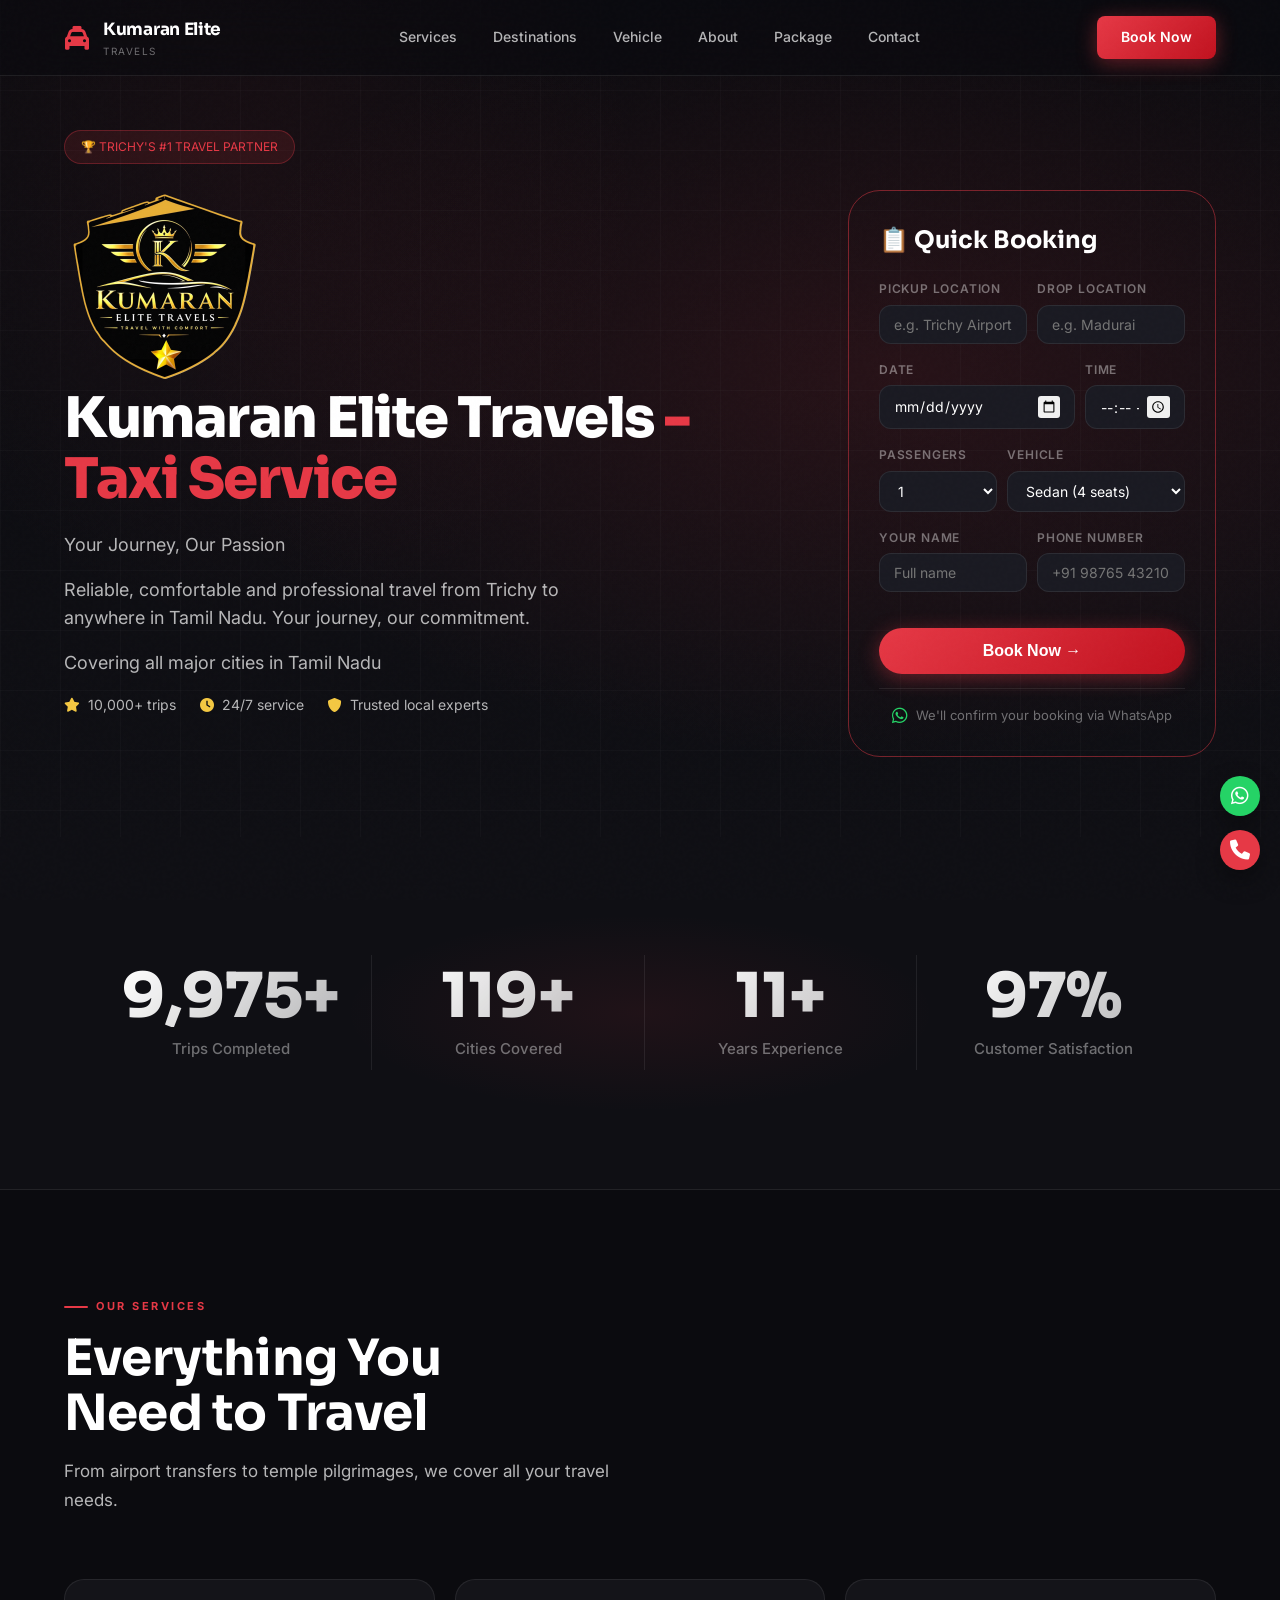
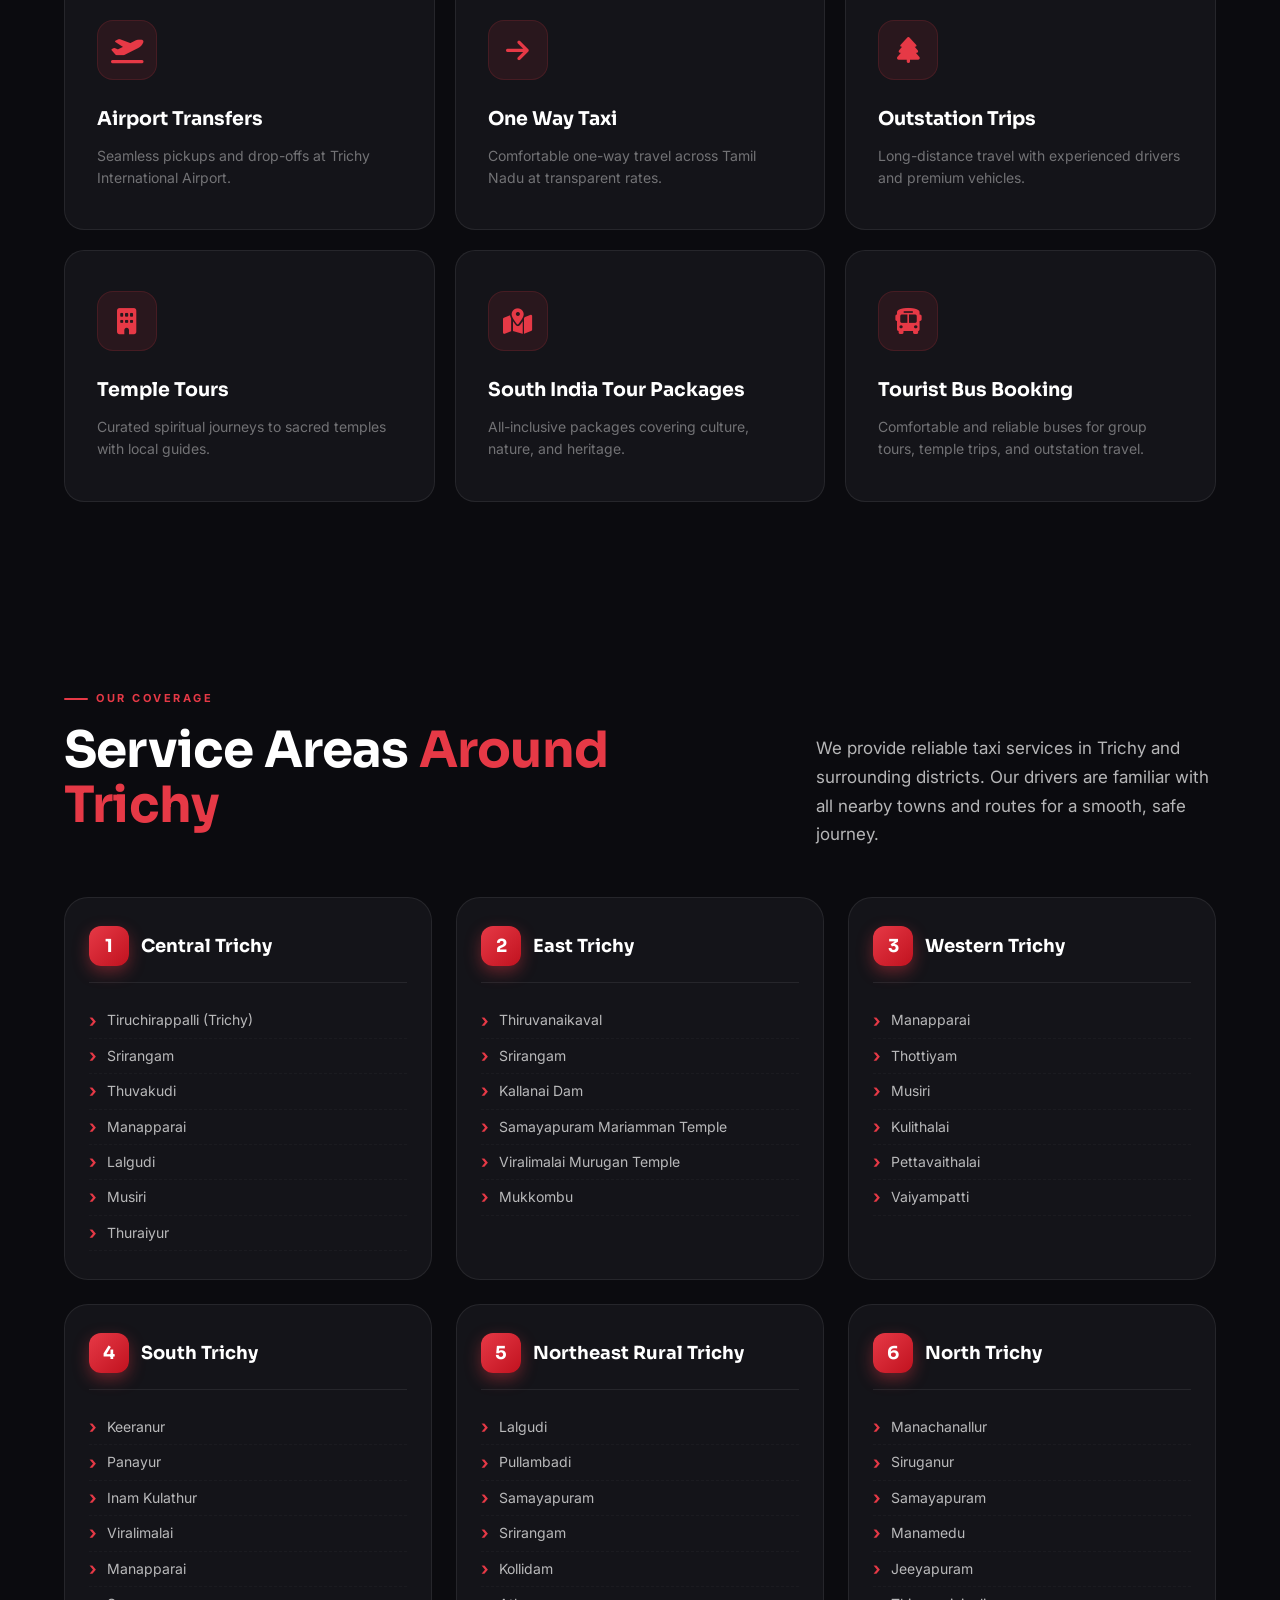
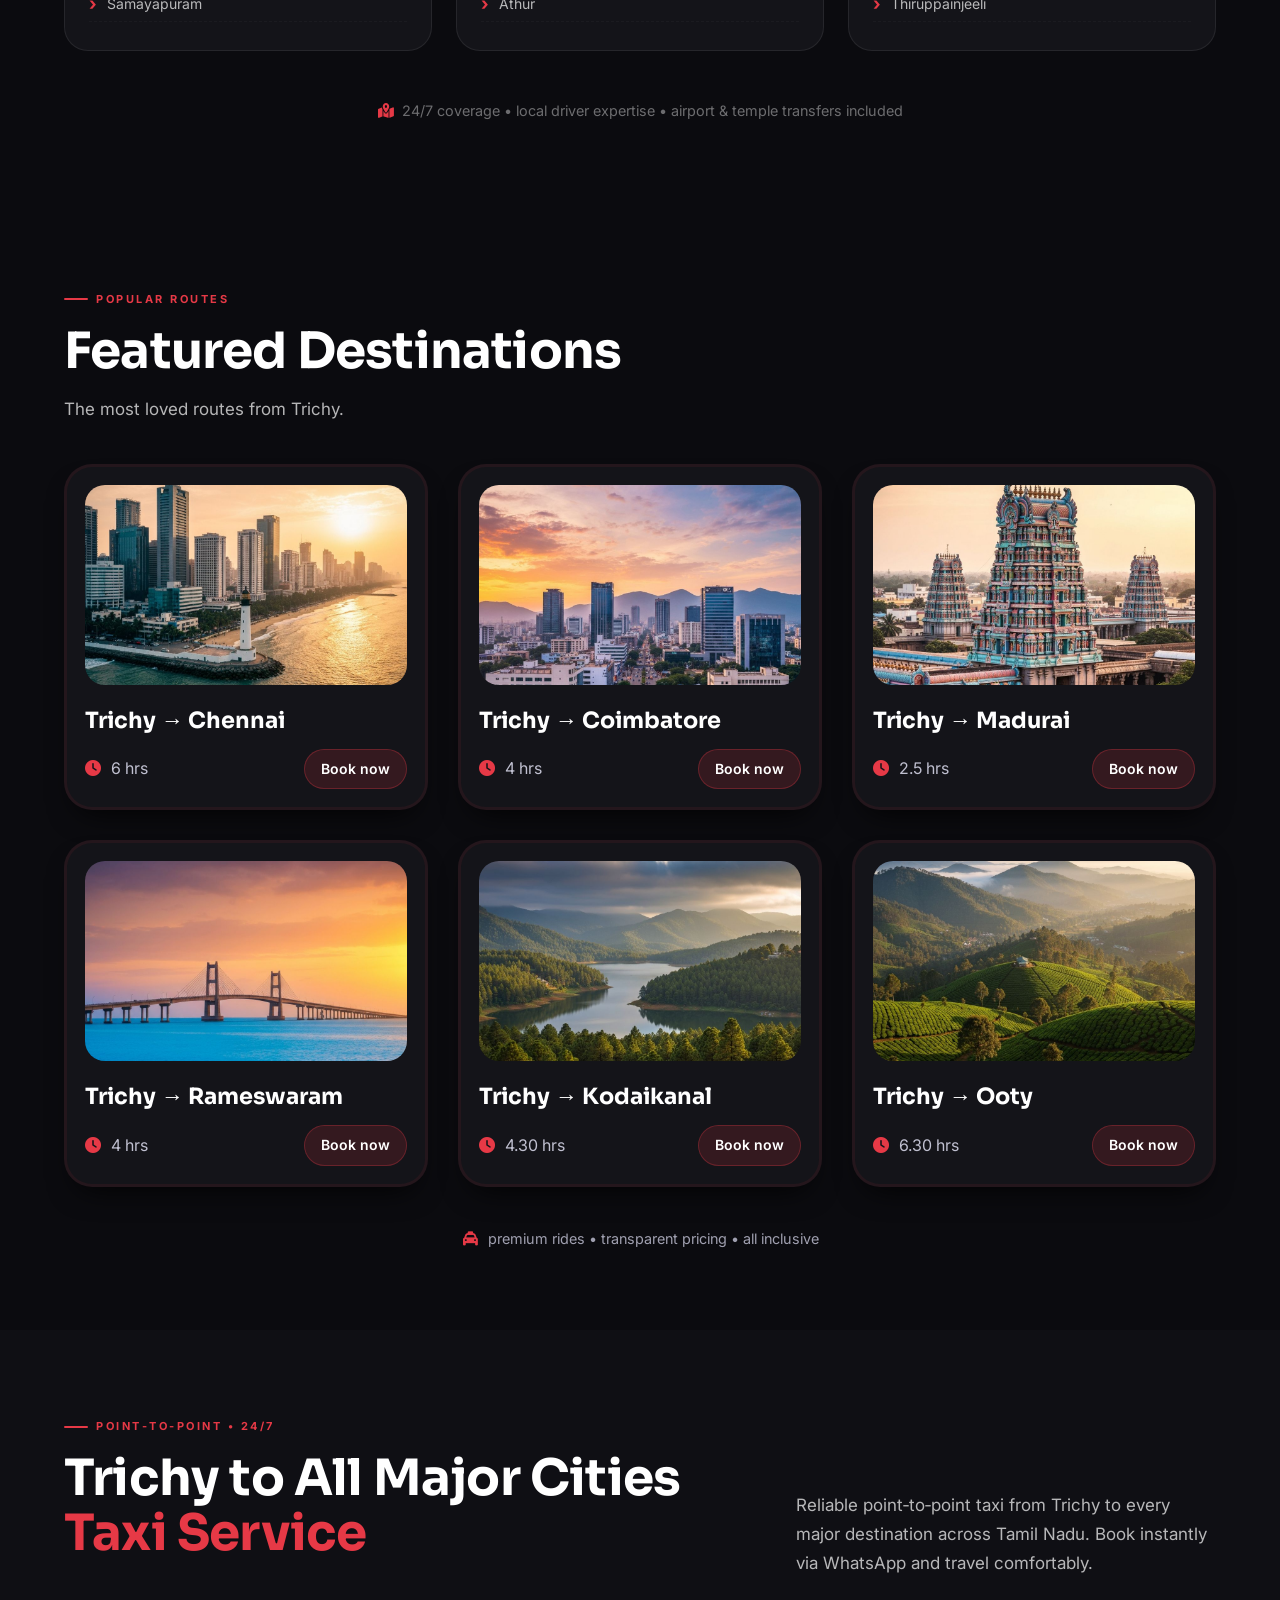
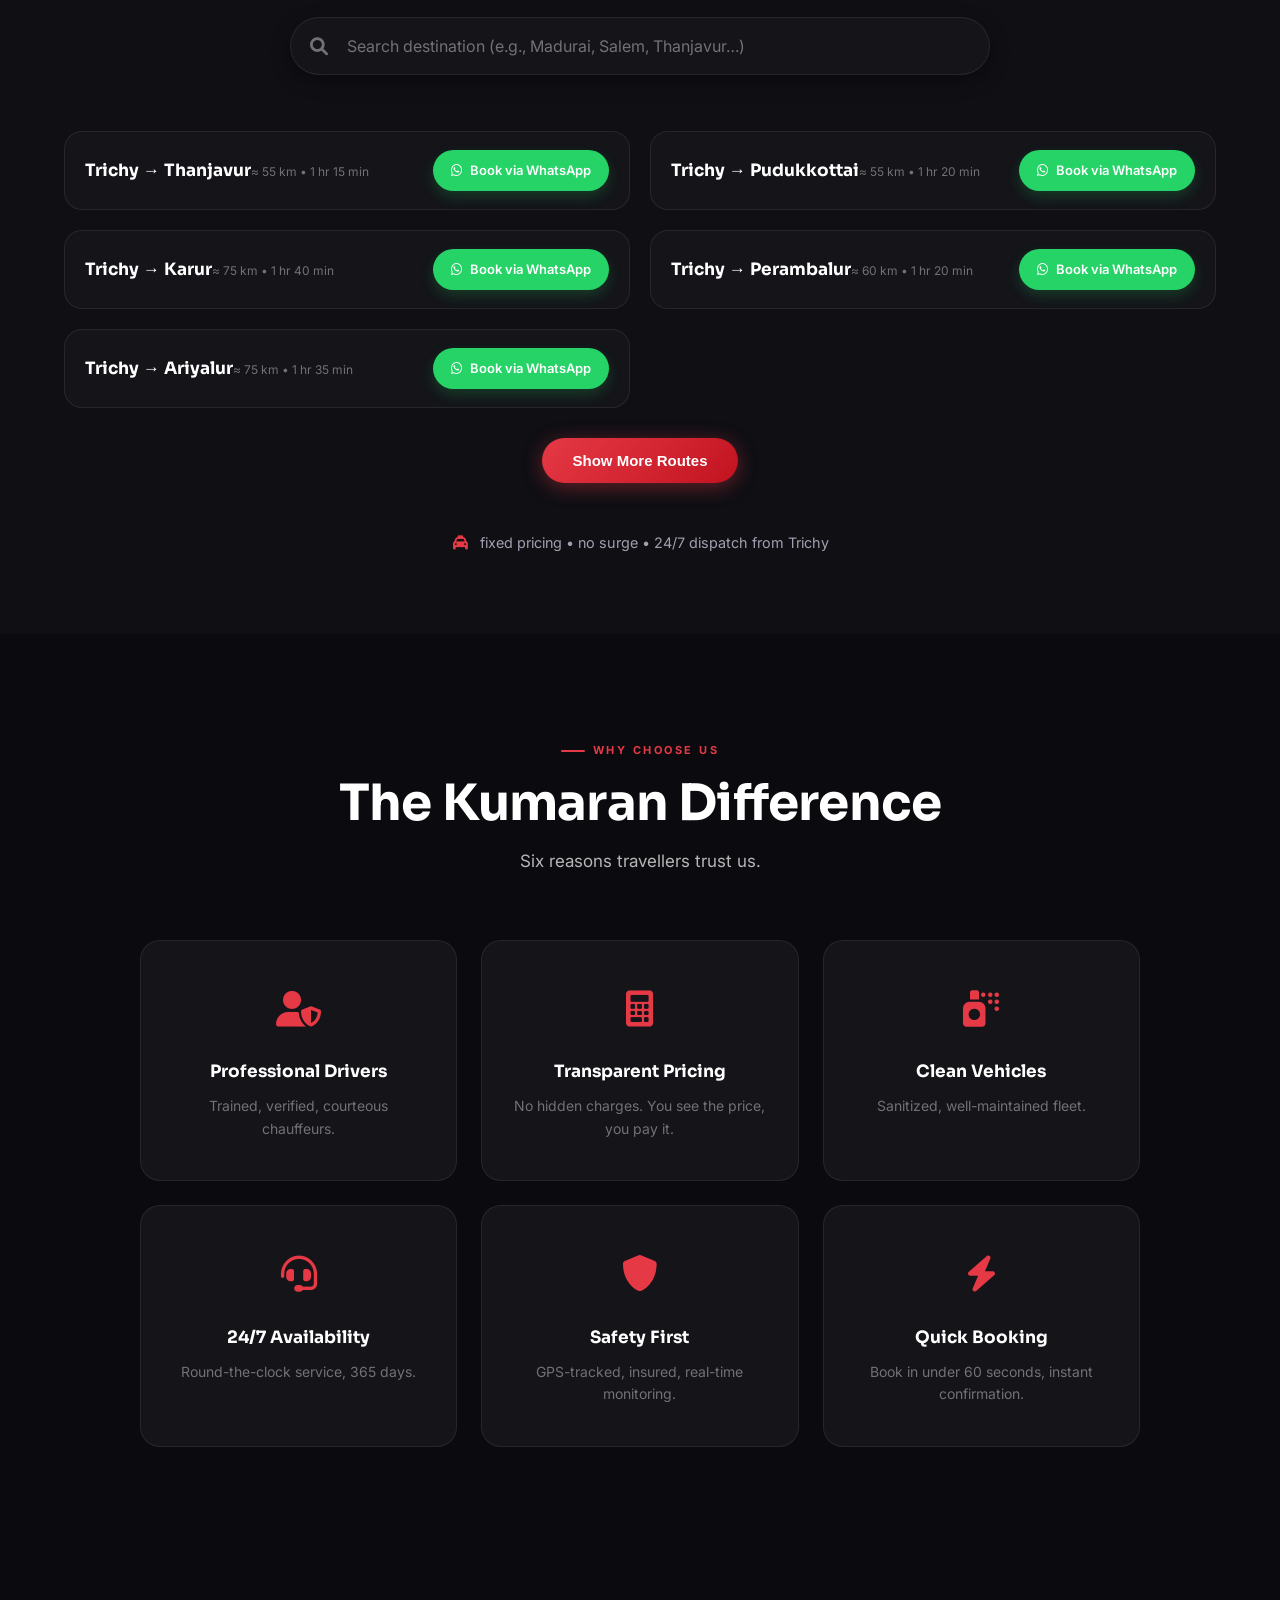
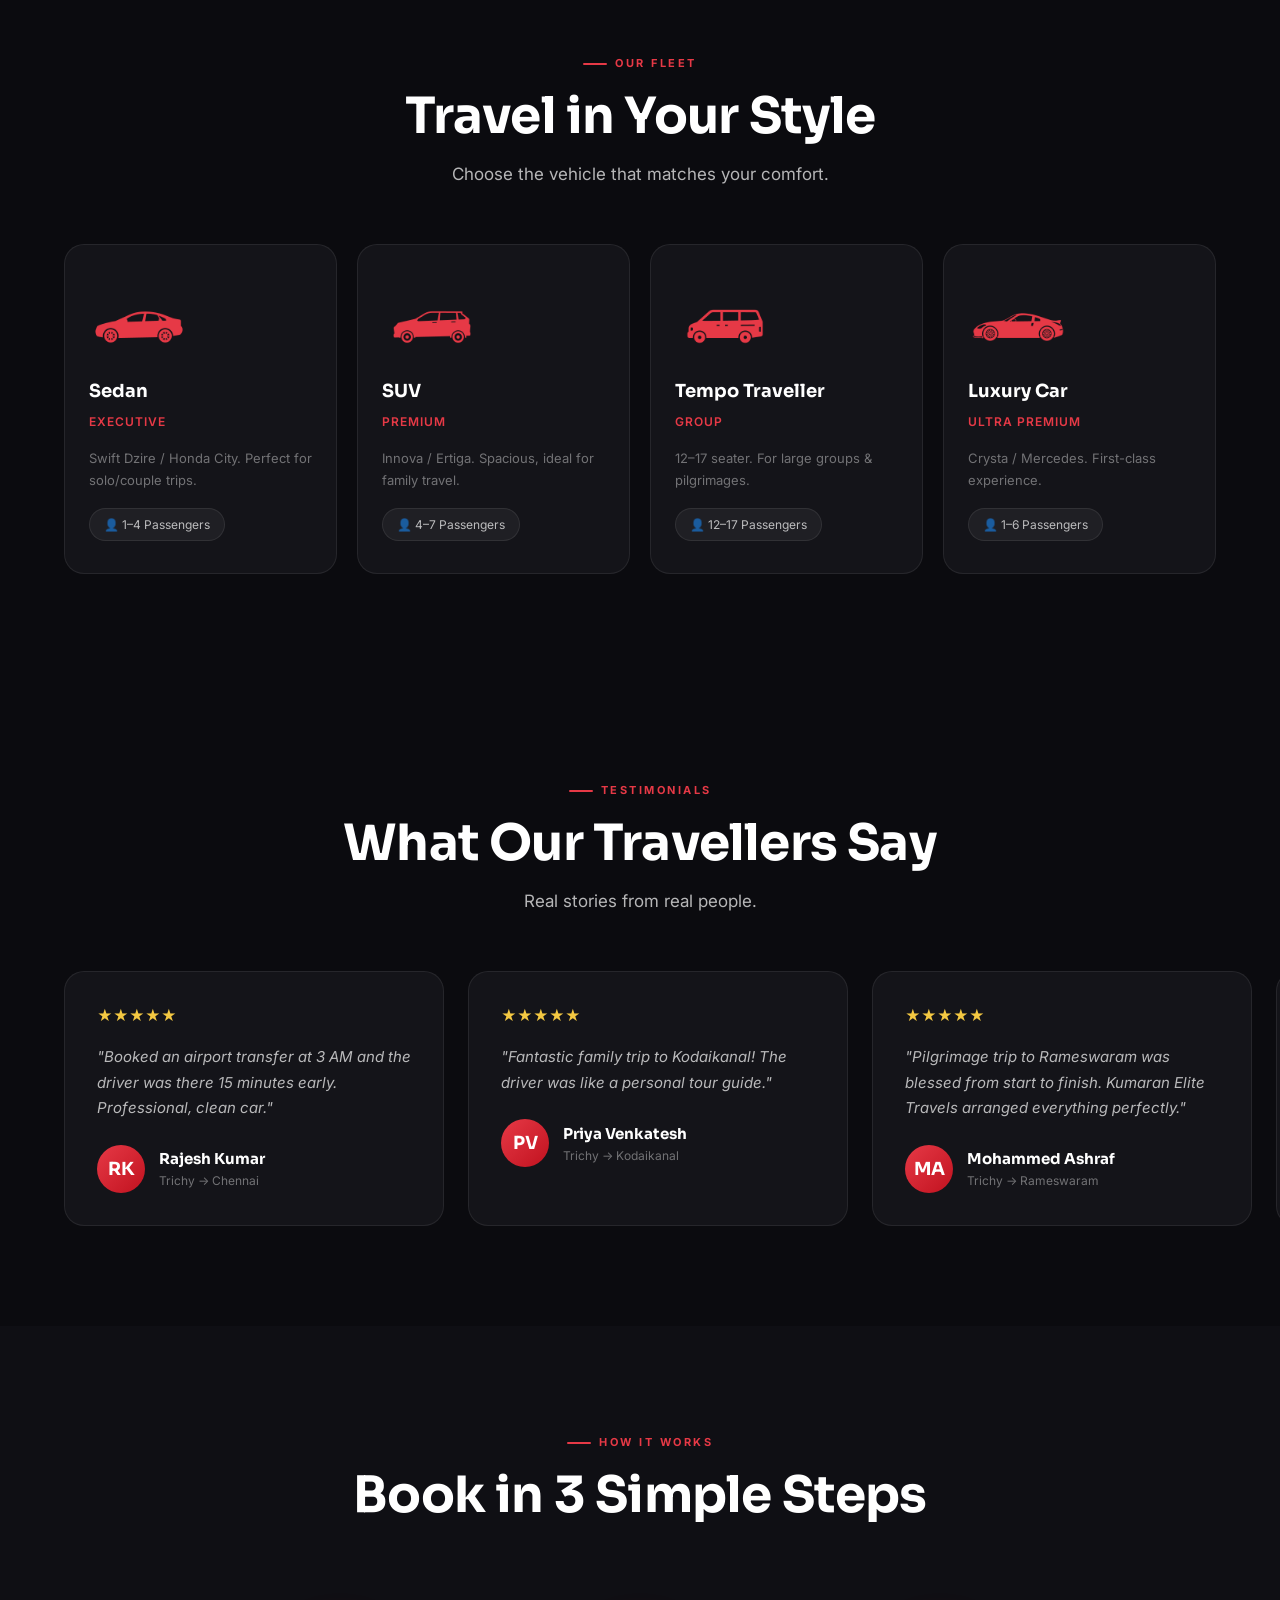
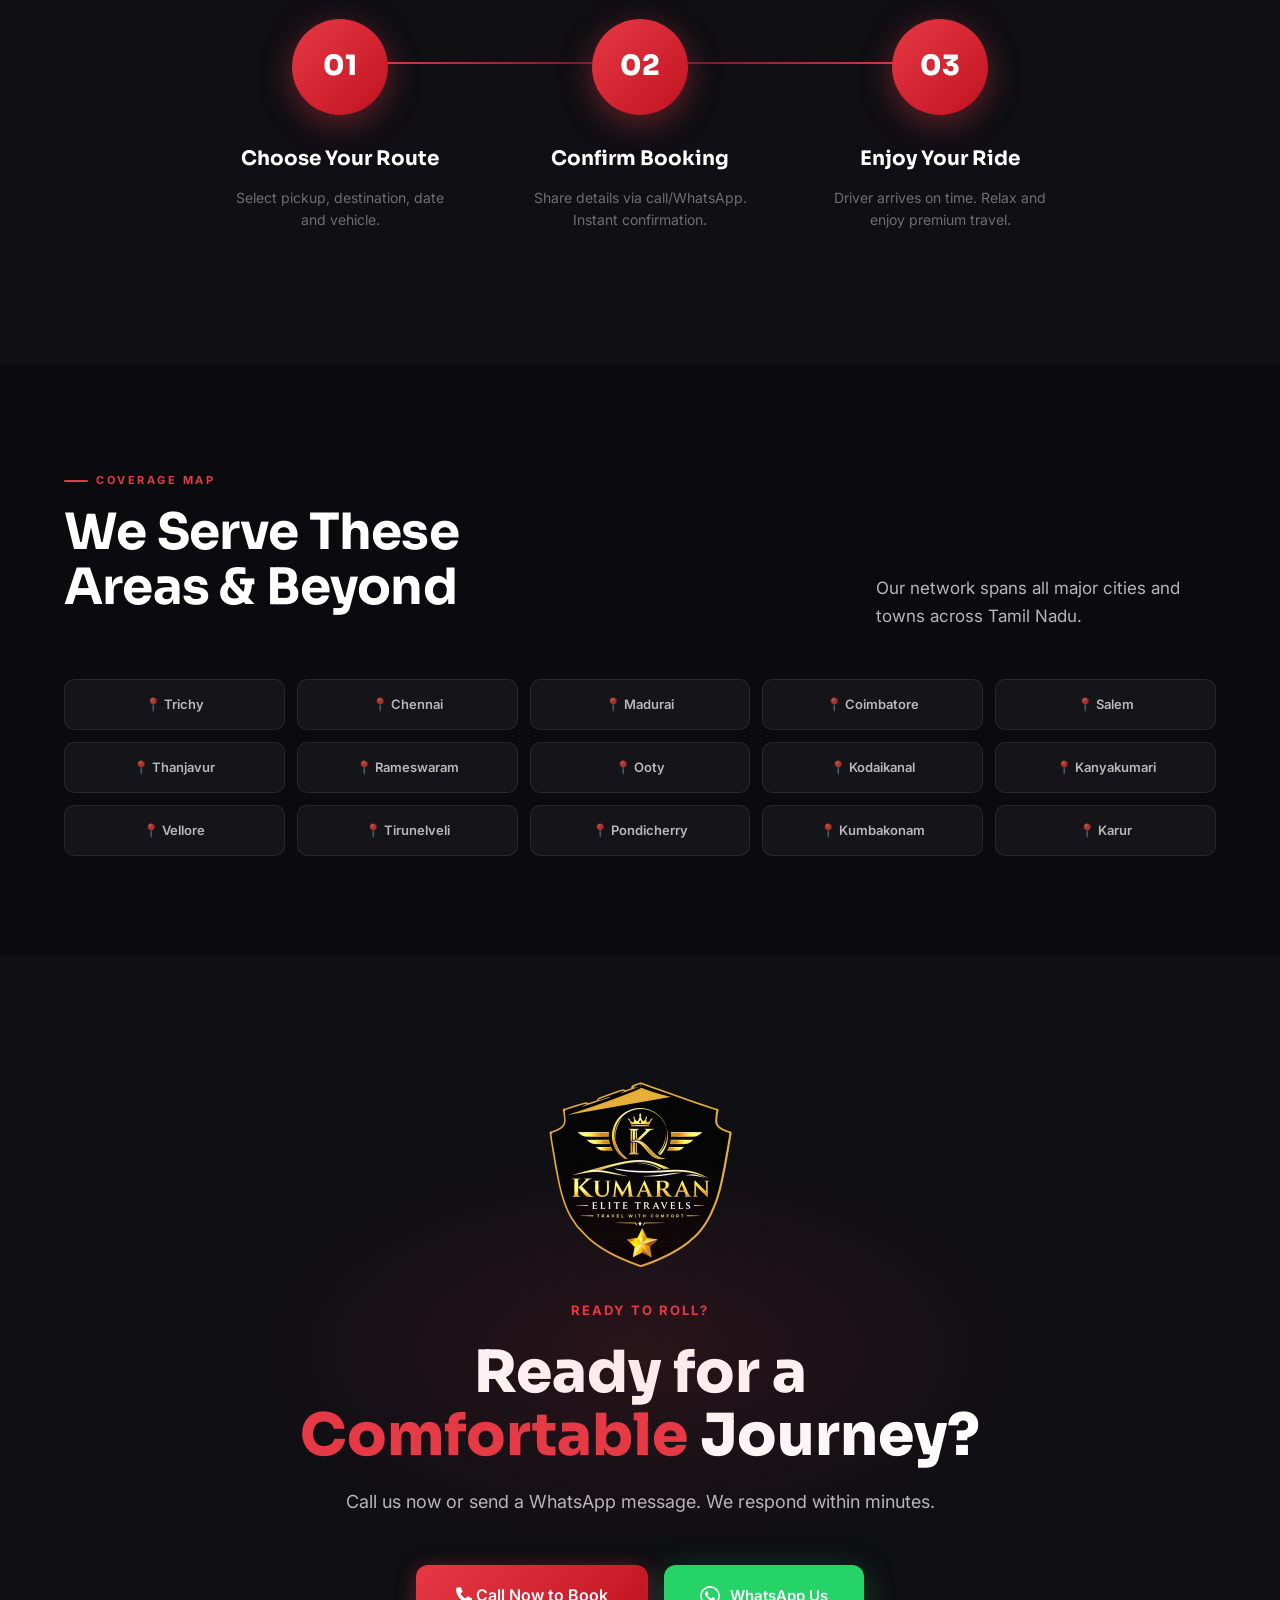
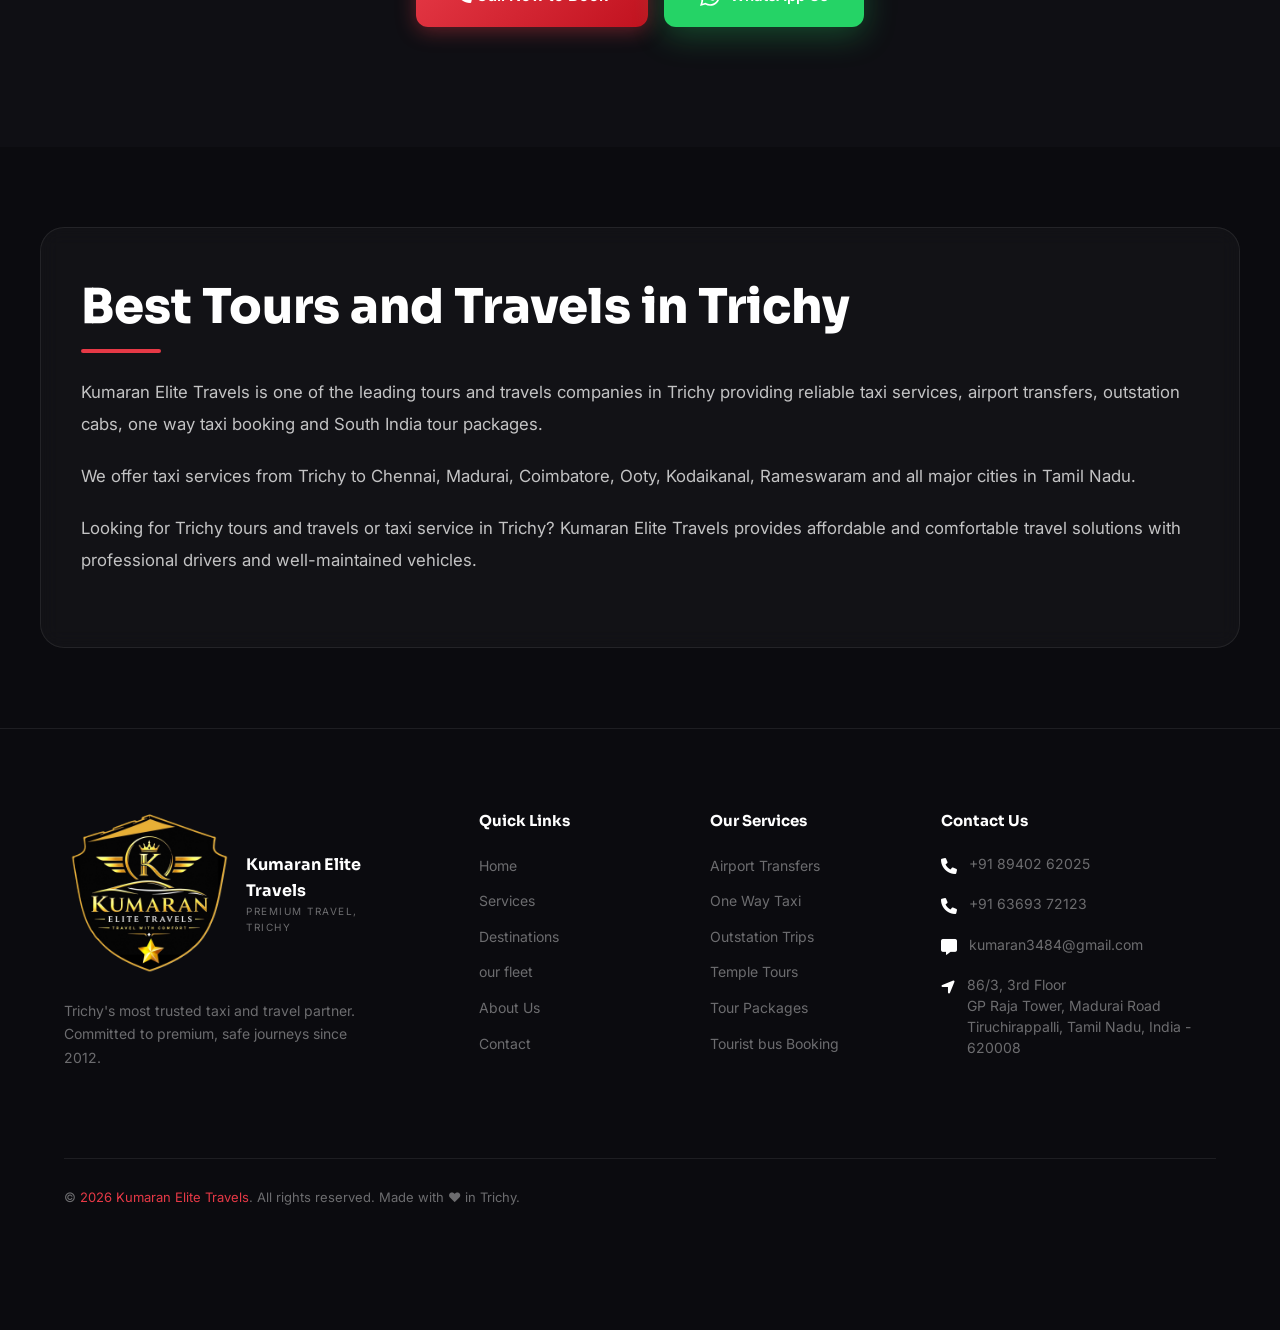
<file: index.html>
<!DOCTYPE html>
  <html lang="en">
  <head>
    <meta charset="UTF-8">
    <meta name="viewport" content="width=device-width, initial-scale=1.0">

<link rel="shortcut icon" href="assets/kumaran_logo.png" type="image/x-icon">

<!-- SEO Meta Tags -->

<!-- ================= SEO META TAGS ================= -->

<title>Kumaran Elite Travels | Best Tours and Travels in Trichy | Taxi Service</title>

<meta name="description" content="Kumaran Elite Travels is a trusted tours and travels company in Trichy offering taxi service, airport transfers, one way cabs, outstation taxi, temple tours and South India tour packages. Book reliable taxi service in Trichy at affordable prices.">

<meta name="keywords" content="Kumaran Elite Travels, Kumaran Elite Tours and Travels, Tours and Travels in Trichy, Trichy Taxi Service, Airport Taxi Trichy, One Way Taxi Trichy, Outstation Taxi Trichy, Trichy to Chennai Taxi, Trichy to Madurai Taxi">

<meta name="robots" content="index, follow">

<meta name="author" content="Kumaran Elite Travels">

<link rel="canonical" href="https://kumaranelitetravels.in/">

<!-- ================= OPEN GRAPH ================= -->

<meta property="og:title" content="Kumaran Elite Travels - Best Taxi Service in Trichy">

<meta property="og:description" content="Reliable tours and travels in Trichy offering airport transfers, one way taxi, outstation cabs and South India tour packages.">

<meta property="og:type" content="website">

<meta property="og:url" content="https://kumaranelitetravels.in/">

<meta property="og:image" content="https://kumaranelitetravels.in/assets/kumaran_logo.png">

<meta property="og:site_name" content="Kumaran Elite Travels">

<meta property="og:locale" content="en_IN">

<!-- ================= TWITTER SEO ================= -->

<meta name="twitter:card" content="summary_large_image">

<meta name="twitter:title" content="Kumaran Elite Travels | Tours and Travels in Trichy">

<meta name="twitter:description" content="Trusted taxi and travel service in Trichy for airport transfers, outstation trips and tour packages.">

<meta name="twitter:image" content="https://kumaranelitetravels.in/assets/kumaran_logo.png">

<!-- ================= LOCAL BUSINESS SCHEMA ================= -->

<script type="application/ld+json">
{
  "@context": "https://schema.org",
  "@type": "TravelAgency",
  "name": "Kumaran Elite Travels",
  "image": "https://kumaranelitetravels.in/assets/kumaran_logo.png",
  "url": "https://kumaranelitetravels.in",
  "telephone": "+91 8940262025",
  "email": "kumaran3484@gmail.com",
  "address": {
    "@type": "PostalAddress",
    "streetAddress": "86/3, 3rd Floor, GP Raja Tower, Madurai Road",
    "addressLocality": "Tiruchirappalli",
    "addressRegion": "Tamil Nadu",
    "postalCode": "620008",
    "addressCountry": "IN"
  },
  "geo": {
    "@type": "GeoCoordinates",
    "latitude": "10.7905",
    "longitude": "78.7047"
  },
  "areaServed": [
    "Trichy",
    "Chennai",
    "Madurai",
    "Coimbatore",
    "Salem",
    "Thanjavur",
    "Kodaikanal",
    "Ooty",
    "Rameswaram",
    "Tamil Nadu"
  ],
  "sameAs": [
    "https://wa.me/918940262025"
  ],
  "priceRange": "₹₹",
  "openingHours": "Mo-Su 00:00-23:59"
}
</script>

<!-- ================= END SEO ================= -->
<!-- end SEO Meta Tags -->

    <link rel="preconnect" href="https://fonts.googleapis.com">
    <link rel="preconnect" href="https://fonts.gstatic.com" crossorigin>
    <link rel="stylesheet" href="https://cdnjs.cloudflare.com/ajax/libs/font-awesome/6.0.0-beta3/css/all.min.css">
    <link href="https://fonts.googleapis.com/css2?family=Sora:wght@300;400;500;600;700;800&family=Inter:wght@300;400;500;600&display=swap" rel="stylesheet">
<link rel="stylesheet" href="style.css">
  <style>
    /* HERO LOGO */
.hero-logo{
  width:200px;
  height:auto;
  display:block;
}
/* ===== SEO CONTENT SECTION ===== */

.seo-content{
  max-width: 1200px;
  margin: 80px auto;
  padding: 50px 40px;
  background: rgba(255,255,255,0.03);
  border: 1px solid rgba(255,255,255,0.08);
  border-radius: 24px;
  backdrop-filter: blur(10px);
  -webkit-backdrop-filter: blur(10px);
}

.seo-content h2{
  font-size: clamp(2rem, 4vw, 3rem);
  font-weight: 800;
  line-height: 1.2;
  margin-bottom: 24px;
  color: #ffffff;
  font-family: 'Sora', sans-serif;
}

.seo-content h2::after{
  content: "";
  display: block;
  width: 80px;
  height: 4px;
  background: var(--red);
  border-radius: 20px;
  margin-top: 14px;
}

.seo-content p{
  font-size: 1.05rem;
  line-height: 1.9;
  color: rgba(255,255,255,0.75);
  margin-bottom: 20px;
  font-family: 'Inter', sans-serif;
}

.seo-content strong{
  color: #ffffff;
  font-weight: 600;
}

/* ===== MOBILE ===== */

@media (max-width:768px){

  .seo-content{
    margin: 50px 16px;
    padding: 32px 22px;
    border-radius: 18px;
  }

  .seo-content h2{
    font-size: 1.8rem;
  }

  .seo-content p{
    font-size: 0.98rem;
    line-height: 1.8;
  }

}

/* MOBILE */
@media (max-width:768px){

  .hero-left{
    text-align:center;
  }

  .hero-logo{
    margin:0 auto 20px;
    width:160px;
    max-width:70%;
  }

}
  </style>
  </head>
  <body>

  <!-- ===== NAVBAR ===== -->
  <nav id="navbar">
    <a href="" class="nav-logo">
      <i class="fas fa-taxi" style="color: var(--red); font-size: 24px;"></i>
      <div class="nav-logo-text">
        <div class="brand">Kumaran Elite</div>
        <div class="sub"> Travels</div>
      </div>
    </a>
    <div class="nav-links">
      <a href="#services">Services</a>
      <a href="#destinations">Destinations</a>
      <a href="vehicle.html">Vehicle</a>
      <a href="about.html">About</a>
      <a href="package.html">Package</a>
      <a href="#contact">Contact</a>
    </div>
    <a href="book.html" class="nav-cta">Book Now</a>
    <button class="hamburger" id="hamburger" aria-label="Open menu"><span></span><span></span><span></span></button>
  </nav>

  <div class="mobile-menu" id="mobileMenu" role="dialog" aria-modal="true">
    <button class="close-menu" id="closeMenu" aria-label="Close menu">✕</button>
    <a href="#services" onclick="closeMobileMenu()">Services</a>
    <a href="#destinations" onclick="closeMobileMenu()">Destinations</a>
    <a href="vehicle.html" onclick="closeMobileMenu()">Vehicle</a>
    <a href="about.html" onclick="closeMobileMenu()">About</a>
    <a href="package.html" onclick="closeMobileMenu()">Package</a>
    <a href="#contact" onclick="closeMobileMenu()">Contact</a>
    <a href="book.html" class="btn-primary" style="font-size:16px;">Book Now</a>
  </div>

  <!-- ===== HERO ===== -->
  <main>
  <section class="hero-booking" id="home">
    <div class="hero-booking-bg"></div>
    <div class="hero-booking-grid"></div>
    <div id="particles" class="particles-container" aria-hidden="true"></div>

    <div class="hero-booking-container" style="margin-top: 60px;">
      <div class="hero-left fade-in">
        <div class="badge">🏆 TRICHY'S #1 TRAVEL PARTNER</div>
<img src="assets/kumaran_logo.png" alt="Kumaran Elite Travels Logo" class="hero-logo">        <h1>Kumaran Elite Travels <span class="highlight">- Taxi Service</span></h1>
        <p> Your Journey, Our Passion</p>
        <p>Reliable, comfortable and professional travel from Trichy to anywhere in Tamil Nadu. Your journey, our commitment.</p>
        <p>Covering all major cities in Tamil Nadu</p>
        <div class="trust-badges">
          <span><i class="fas fa-star"></i> 10,000+ trips</span>
          <span><i class="fas fa-clock"></i> 24/7 service</span>
          <span><i class="fas fa-shield-alt"></i> Trusted local experts</span>
        </div>
      </div>

      <div class="booking-card fade-in">
        <h3>📋 Quick Booking</h3>
        <form id="quickBookingForm">
          <div class="form-row">
            <div class="form-group">
              <label for="pickup">Pickup Location</label>
              <input type="text" id="pickup" class="form-control" placeholder="e.g. Trichy Airport" required>
            </div>
            <div class="form-group">
              <label for="drop">Drop Location</label>
              <input type="text" id="drop" class="form-control" placeholder="e.g. Madurai" required>
            </div>
          </div>
          <div class="datetime-row">
            <div class="form-group">
              <label for="bookingDate">Date</label>
              <input type="date" class="form-control" id="bookingDate" required>
            </div>
            <div class="form-group">
              <label for="bookingTime">Time</label>
              <input type="time" class="form-control" id="bookingTime" required>
            </div>
          </div>
          <div class="passenger-vehicle-row">
            <div class="form-group">
              <label for="passengers">Passengers</label>
              <select class="form-control" id="passengers">
                <option>1</option><option>2</option><option>3</option><option>4</option>
                <option>5</option><option>6</option><option>7</option><option>8</option>
                <option>9</option><option>10</option><option>11</option><option>12</option>
                <option>13</option><option>14</option>
              </select>
            </div>
            <div class="form-group">
              <label for="vehicle">Vehicle</label>
              <select class="form-control" id="vehicle">
                <option>Sedan (4 seats)</option>
                <option>Hatchback (4 seats)</option>
                <option>SUV (7 seats)</option>
                <option>Innova Crysta (7 seats)</option>
                <option>Tempo Traveller (14 seats)</option>
                <option>Premium Sedan (4 seats)</option>
              </select>
            </div>
          </div>
          <div class="form-row">
            <div class="form-group">
              <label for="custName">Your Name</label>
              <input type="text" id="custName" class="form-control" placeholder="Full name" required>
            </div>
            <div class="form-group">
              <label for="custPhone">Phone Number</label>
              <input type="tel" id="custPhone" class="form-control" placeholder="+91 98765 43210" required>
            </div>
          </div>
          <button type="submit" class="btn-primary btn-block">Book Now →</button>
          <div class="wa-note"><i class="fab fa-whatsapp"></i> We'll confirm your booking via WhatsApp</div>
        </form>
      </div>
    </div>
  </section>

  <!-- ===== STATS ===== -->
  <section class="stats-section">
    <div class="stats-grid">
      <div class="stat-item fade-in"><div class="stat-number"><span id="cnt1">0</span>+</div><div class="stat-label">Trips Completed</div></div>
      <div class="stat-item fade-in"><div class="stat-number"><span id="cnt2">0</span>+</div><div class="stat-label">Cities Covered</div></div>
      <div class="stat-item fade-in"><div class="stat-number"><span id="cnt3">0</span>+</div><div class="stat-label">Years Experience</div></div>
      <div class="stat-item fade-in"><div class="stat-number"><span id="cnt4">0</span>%</div><div class="stat-label">Customer Satisfaction</div></div>
    </div>
  </section>

  <!-- ===== SERVICES ===== -->
  <section class="services-section" id="services">
    <div class="services-header fade-in">
      <div class="section-label">Our Services</div>
      <h2 class="section-title">Everything You<br>Need to Travel</h2>
      <p class="section-sub">From airport transfers to temple pilgrimages, we cover all your travel needs.</p>
    </div>
    <div class="services-grid">
      <div class="service-card fade-in"><div class="service-icon"><i class="fas fa-plane-departure"></i></div><div class="service-name">Airport Transfers</div><div class="service-desc">Seamless pickups and drop-offs at Trichy International Airport.</div></div>
      <div class="service-card fade-in"><div class="service-icon"><i class="fas fa-arrow-right"></i></div><div class="service-name">One Way Taxi</div><div class="service-desc">Comfortable one-way travel across Tamil Nadu at transparent rates.</div></div>
      <div class="service-card fade-in"><div class="service-icon"><i class="fas fa-tree"></i></div><div class="service-name">Outstation Trips</div><div class="service-desc">Long-distance travel with experienced drivers and premium vehicles.</div></div>
      <div class="service-card fade-in"><div class="service-icon"><i class="fas fa-building"></i></div><div class="service-name">Temple Tours</div><div class="service-desc">Curated spiritual journeys to sacred temples with local guides.</div></div>
      <div class="service-card fade-in"><div class="service-icon"><i class="fas fa-map-marked-alt"></i></div><div class="service-name">South India Tour Packages</div><div class="service-desc">All-inclusive packages covering culture, nature, and heritage.</div></div>
      <div class="service-card fade-in"><div class="service-icon"><i class="fas fa-bus"></i></div><div class="service-name">Tourist Bus Booking</div><div class="service-desc">Comfortable and reliable buses for group tours, temple trips, and outstation travel.</div></div>
    </div>
  </section>

  <!-- ===== SERVICE AREAS ENHANCED ===== -->
  <section class="areas-enhanced" id="service-areas">
    <div class="areas-header">
      <div class="section-label fade-in" style="justify-content:flex-start;">Our Coverage</div>
      <div style="display:flex;justify-content:space-between;align-items:flex-end;flex-wrap:wrap;gap:24px;margin-bottom:16px;">
        <h2 class="section-title fade-in" style="max-width:600px;">Service Areas <span style="color:var(--red);">Around Trichy</span></h2>
        <p class="section-sub fade-in" style="max-width:400px;margin:0;">We provide reliable taxi services in Trichy and surrounding districts. Our drivers are familiar with all nearby towns and routes for a smooth, safe journey.</p>
      </div>
    </div>
    <div class="areas-enhanced-grid">
      <div class="area-block fade-in">
        <div class="area-block-header"><span class="area-number">1</span><span class="area-region">Central Trichy</span></div>
        <ul class="area-list"><li>Tiruchirappalli (Trichy)</li><li>Srirangam</li><li>Thuvakudi</li><li>Manapparai</li><li>Lalgudi</li><li>Musiri</li><li>Thuraiyur</li></ul>
      </div>
      <div class="area-block fade-in">
        <div class="area-block-header"><span class="area-number">2</span><span class="area-region">East Trichy</span></div>
        <ul class="area-list"><li>Thiruvanaikaval</li><li>Srirangam</li><li>Kallanai Dam</li><li>Samayapuram Mariamman Temple</li><li>Viralimalai Murugan Temple</li><li>Mukkombu</li></ul>
      </div>
      <div class="area-block fade-in">
        <div class="area-block-header"><span class="area-number">3</span><span class="area-region">Western Trichy</span></div>
        <ul class="area-list"><li>Manapparai</li><li>Thottiyam</li><li>Musiri</li><li>Kulithalai</li><li>Pettavaithalai</li><li>Vaiyampatti</li></ul>
      </div>
      <div class="area-block fade-in">
        <div class="area-block-header"><span class="area-number">4</span><span class="area-region">South Trichy</span></div>
        <ul class="area-list"><li>Keeranur</li><li>Panayur</li><li>Inam Kulathur</li><li>Viralimalai</li><li>Manapparai</li><li>Samayapuram</li></ul>
      </div>
      <div class="area-block fade-in">
        <div class="area-block-header"><span class="area-number">5</span><span class="area-region">Northeast Rural Trichy</span></div>
        <ul class="area-list"><li>Lalgudi</li><li>Pullambadi</li><li>Samayapuram</li><li>Srirangam</li><li>Kollidam</li><li>Athur</li></ul>
      </div>
      <div class="area-block fade-in">
        <div class="area-block-header"><span class="area-number">6</span><span class="area-region">North Trichy</span></div>
        <ul class="area-list"><li>Manachanallur</li><li>Siruganur</li><li>Samayapuram</li><li>Manamedu</li><li>Jeeyapuram</li><li>Thiruppainjeeli</li></ul>
      </div>
    </div>
    <div class="delta-note fade-in" style="margin-top:48px;text-align:center;color:var(--white-40);">
      <i class="fas fa-map-marked-alt" style="color:var(--red);margin-right:8px;"></i>24/7 coverage • local driver expertise • airport & temple transfers included
    </div>
  </section>

  <!-- ===== DESTINATIONS ===== -->
  <section class="delta-destinations" id="destinations">
    <div class="dest-header">
      <div class="section-label fade-in">Popular Routes</div>
      <h2 class="section-title fade-in">Featured Destinations</h2>
      <p class="section-sub fade-in">The most loved routes from Trichy.</p>
    </div>
    <div class="delta-grid">
      <div class="delta-card"><img src="assets/chennai.jpg" alt="Trichy to Chennai taxi" loading="lazy"><h3>Trichy → Chennai</h3><div class="delta-price"><span><i class="fas fa-clock"></i> 6 hrs</span><a href="https://wa.me/918940262025?text=Hi%20Kumaran%20Elite%20Travels,%20I%20would%20like%20to%20book%20a%20taxi%20from%20Trichy%20to%20Chennai.%20Please%20share%20availability%20and%20fare." target="_blank" rel="noopener" class="delta-btn">Book now</a></div></div>
      <div class="delta-card"><img src="assets/coimbatore.jpg" alt="Trichy to Coimbatore taxi" loading="lazy"><h3>Trichy → Coimbatore</h3><div class="delta-price"><span><i class="fas fa-clock"></i> 4 hrs</span><a href="https://wa.me/918940262025?text=Hi%20Kumaran%20Elite%20Travels,%20I%20would%20like%20to%20book%20a%20taxi%20from%20Trichy%20to%20Coimbatore.%20Please%20share%20availability%20and%20fare." target="_blank" rel="noopener" class="delta-btn">Book now</a></div></div>
      <div class="delta-card"><img src="assets/madurai.jpg" alt="Trichy to Madurai taxi" loading="lazy"><h3>Trichy → Madurai</h3><div class="delta-price"><span><i class="fas fa-clock"></i> 2.5 hrs</span><a href="https://wa.me/918940262025?text=Hi%20Kumaran%20Elite%20Travels,%20I%20would%20like%20to%20book%20a%20taxi%20from%20Trichy%20to%20Madurai.%20Please%20share%20availability%20and%20fare." target="_blank" rel="noopener" class="delta-btn">Book now</a></div></div>
      <div class="delta-card"><img src="assets/rameswaram.jpg" alt="Trichy to Rameswaram taxi" loading="lazy"><h3>Trichy → Rameswaram</h3><div class="delta-price"><span><i class="fas fa-clock"></i> 4 hrs</span><a href="https://wa.me/918940262025?text=Hi%20Kumaran%20Elite%20Travels,%20I%20would%20like%20to%20book%20a%20taxi%20from%20Trichy%20to%20Rameswaram.%20Please%20share%20availability%20and%20fare." target="_blank" rel="noopener" class="delta-btn">Book now</a></div></div>
      <div class="delta-card"><img src="assets/kodaikanal.jpg" alt="Trichy to Kodaikanal taxi" loading="lazy"><h3>Trichy → Kodaikanal</h3><div class="delta-price"><span><i class="fas fa-clock"></i> 4.30 hrs</span><a href="https://wa.me/918940262025?text=Hi%20Kumaran%20Elite%20Travels,%20I%20would%20like%20to%20book%20a%20taxi%20from%20Trichy%20to%20Kodaikanal.%20Please%20share%20availability%20and%20fare." target="_blank" rel="noopener" class="delta-btn">Book now</a></div></div>
      <div class="delta-card"><img src="assets/ooty.jpg" alt="Trichy to Ooty taxi" loading="lazy"><h3>Trichy → Ooty</h3><div class="delta-price"><span><i class="fas fa-clock"></i> 6.30 hrs</span><a href="https://wa.me/918940262025?text=Hi%20Kumaran%20Elite%20Travels,%20I%20would%20like%20to%20book%20a%20taxi%20from%20Trichy%20to%20Ooty.%20Please%20share%20availability%20and%20fare." target="_blank" rel="noopener" class="delta-btn">Book now</a></div></div>
    </div>
    <div class="delta-note"><i class="fas fa-taxi"></i> premium rides • transparent pricing • all inclusive</div>
  </section>

  <!-- ===== CITY TAXI ROUTES ===== -->
  <section class="city-taxi-section" id="city-routes">
    <div class="city-taxi-header">
      <div class="section-label fade-in">point‑to‑point • 24/7</div>
      <div style="display:flex;justify-content:space-between;align-items:flex-end;flex-wrap:wrap;gap:24px;">
        <h2 class="section-title fade-in" style="max-width:650px;">Trichy to All Major Cities<br><span style="color:var(--red);">Taxi Service</span></h2>
        <p class="section-sub fade-in" style="max-width:420px;margin:0;">Reliable point‑to‑point taxi from Trichy to every major destination across Tamil Nadu. Book instantly via WhatsApp and travel comfortably.</p>
      </div>
    </div>
    <div class="route-search fade-in">
      <div class="search-wrapper">
        <i class="fas fa-search search-icon" aria-hidden="true"></i>
        <input type="text" id="routeFilterInput" class="route-input" placeholder="Search destination (e.g., Madurai, Salem, Thanjavur…)" autocomplete="off" aria-label="Search routes">
      </div>
    </div>
    <div class="routes-grid" id="routesGrid">
      <div class="route-card" data-name="thanjavur"><div class="route-info"><span class="route-city">Trichy → Thanjavur</span><span class="route-distance">≈ 55 km • 1 hr 15 min</span></div><a href="https://wa.me/918940262025?text=Hello%20Kumaran%20Elite%20Travels%2C%20I%E2%80%99m%20looking%20to%20arrange%20a%20taxi%20from%20*Trichy%20to%20Thanjavur*%2C%20Kindly%20share%20the%20availability%20and%20fare%20information." target="_blank" rel="noopener" class="route-wa-btn"><i class="fab fa-whatsapp"></i> Book via WhatsApp</a></div>
      <div class="route-card" data-name="pudukkottai"><div class="route-info"><span class="route-city">Trichy → Pudukkottai</span><span class="route-distance">≈ 55 km • 1 hr 20 min</span></div><a href="https://wa.me/918940262025?text=Hello%20Kumaran%20Elite%20Travels%2C%20I%E2%80%99m%20looking%20to%20arrange%20a%20taxi%20from%20*Trichy%20to%20Pudukkottai*%2C%20Kindly%20share%20the%20availability%20and%20fare%20information." target="_blank" rel="noopener" class="route-wa-btn"><i class="fab fa-whatsapp"></i> Book via WhatsApp</a></div>
      <div class="route-card" data-name="karur"><div class="route-info"><span class="route-city">Trichy → Karur</span><span class="route-distance">≈ 75 km • 1 hr 40 min</span></div><a href="https://wa.me/918940262025?text=Hello%20Kumaran%20Elite%20Travels%2C%20I%E2%80%99m%20looking%20to%20arrange%20a%20taxi%20from%20*Trichy%20to%20Karur*%2C%20Kindly%20share%20the%20availability%20and%20fare%20information." target="_blank" rel="noopener" class="route-wa-btn"><i class="fab fa-whatsapp"></i> Book via WhatsApp</a></div>
      <div class="route-card" data-name="perambalur"><div class="route-info"><span class="route-city">Trichy → Perambalur</span><span class="route-distance">≈ 60 km • 1 hr 20 min</span></div><a href="https://wa.me/918940262025?text=Hello%20Kumaran%20Elite%20Travels%2C%20I%E2%80%99m%20looking%20to%20arrange%20a%20taxi%20from%20*Trichy%20to%20Perambalur*%2C%20Kindly%20share%20the%20availability%20and%20fare%20information." target="_blank" rel="noopener" class="route-wa-btn"><i class="fab fa-whatsapp"></i> Book via WhatsApp</a></div>
      <div class="route-card" data-name="ariyalur"><div class="route-info"><span class="route-city">Trichy → Ariyalur</span><span class="route-distance">≈ 75 km • 1 hr 35 min</span></div><a href="https://wa.me/918940262025?text=Hello%20Kumaran%20Elite%20Travels%2C%20I%E2%80%99m%20looking%20to%20arrange%20a%20taxi%20from%20*Trichy%20to%20Ariyalur*%2C%20Kindly%20share%20the%20availability%20and%20fare%20information." target="_blank" rel="noopener" class="route-wa-btn"><i class="fab fa-whatsapp"></i> Book via WhatsApp</a></div>
      <div class="route-card" data-name="srirangam"><div class="route-info"><span class="route-city">Trichy → Srirangam</span><span class="route-distance">≈ 10 km • 20 min</span></div><a href="https://wa.me/918940262025?text=Hello%20Kumaran%20Elite%20Travels%2C%20I%E2%80%99m%20looking%20to%20arrange%20a%20taxi%20from%20*Trichy%20to%20Srirangam*%2C%20Kindly%20share%20the%20availability%20and%20fare%20information." target="_blank" rel="noopener" class="route-wa-btn"><i class="fab fa-whatsapp"></i> Book via WhatsApp</a></div>
      <div class="route-card" data-name="madurai"><div class="route-info"><span class="route-city">Trichy → Madurai</span><span class="route-distance">≈ 130 km • 2 hr 30 min</span></div><a href="https://wa.me/918940262025?text=Hello%20Kumaran%20Elite%20Travels%2C%20I%E2%80%99m%20looking%20to%20arrange%20a%20taxi%20from%20*Trichy%20to%20Madurai*%2C%20Kindly%20share%20the%20availability%20and%20fare%20information." target="_blank" rel="noopener" class="route-wa-btn"><i class="fab fa-whatsapp"></i> Book via WhatsApp</a></div>
      <div class="route-card" data-name="dindigul"><div class="route-info"><span class="route-city">Trichy → Dindigul</span><span class="route-distance">≈ 95 km • 2 hr</span></div><a href="https://wa.me/918940262025?text=Hello%20Kumaran%20Elite%20Travels%2C%20I%E2%80%99m%20looking%20to%20arrange%20a%20taxi%20from%20*Trichy%20to%20Dindigul*%2C%20Kindly%20share%20the%20availability%20and%20fare%20information." target="_blank" rel="noopener" class="route-wa-btn"><i class="fab fa-whatsapp"></i> Book via WhatsApp</a></div>
      <div class="route-card" data-name="salem"><div class="route-info"><span class="route-city">Trichy → Salem</span><span class="route-distance">≈ 150 km • 3 hr</span></div><a href="https://wa.me/918940262025?text=Hello%20Kumaran%20Elite%20Travels%2C%20I%E2%80%99m%20looking%20to%20arrange%20a%20taxi%20from%20*Trichy%20to%20Salem*%2C%20Kindly%20share%20the%20availability%20and%20fare%20information." target="_blank" rel="noopener" class="route-wa-btn"><i class="fab fa-whatsapp"></i> Book via WhatsApp</a></div>
      <div class="route-card" data-name="coimbatore"><div class="route-info"><span class="route-city">Trichy → Coimbatore</span><span class="route-distance">≈ 220 km • 4 hr 15 min</span></div><a href="https://wa.me/918940262025?text=Hello%20Kumaran%20Elite%20Travels%2C%20I%E2%80%99m%20looking%20to%20arrange%20a%20taxi%20from%20*Trichy%20to%20Coimbatore*%2C%20Kindly%20share%20the%20availability%20and%20fare%20information." target="_blank" rel="noopener" class="route-wa-btn"><i class="fab fa-whatsapp"></i> Book via WhatsApp</a></div>
      <div class="route-card" data-name="tiruchendur"><div class="route-info"><span class="route-city">Trichy → Tiruchendur</span><span class="route-distance">≈ 290 km • 5 hr 30 min</span></div><a href="https://wa.me/918940262025?text=Hello%20Kumaran%20Elite%20Travels%2C%20I%E2%80%99m%20looking%20to%20arrange%20a%20taxi%20from%20*Trichy%20to%20Tiruchendur*%2C%20Kindly%20share%20the%20availability%20and%20fare%20information." target="_blank" rel="noopener" class="route-wa-btn"><i class="fab fa-whatsapp"></i> Book via WhatsApp</a></div>
      <div class="route-card" data-name="tirunelveli"><div class="route-info"><span class="route-city">Trichy → Tirunelveli</span><span class="route-distance">≈ 260 km • 5 hr</span></div><a href="https://wa.me/918940262025?text=Hello%20Kumaran%20Elite%20Travels%2C%20I%E2%80%99m%20looking%20to%20arrange%20a%20taxi%20from%20*Trichy%20to%20Tirunelveli*%2C%20Kindly%20share%20the%20availability%20and%20fare%20information." target="_blank" rel="noopener" class="route-wa-btn"><i class="fab fa-whatsapp"></i> Book via WhatsApp</a></div>
      <div class="route-card" data-name="kumbakonam"><div class="route-info"><span class="route-city">Trichy → Kumbakonam</span><span class="route-distance">≈ 95 km • 2 hr</span></div><a href="https://wa.me/918940262025?text=Hello%20Kumaran%20Elite%20Travels%2C%20I%E2%80%99m%20looking%20to%20arrange%20a%20taxi%20from%20*Trichy%20to%20Kumbakonam*%2C%20Kindly%20share%20the%20availability%20and%20fare%20information." target="_blank" rel="noopener" class="route-wa-btn"><i class="fab fa-whatsapp"></i> Book via WhatsApp</a></div>
      <div class="route-card" data-name="nagapattinam"><div class="route-info"><span class="route-city">Trichy → Nagapattinam</span><span class="route-distance">≈ 150 km • 3 hr</span></div><a href="https://wa.me/918940262025?text=Hello%20Kumaran%20Elite%20Travels%2C%20I%E2%80%99m%20looking%20to%20arrange%20a%20taxi%20from%20*Trichy%20to%20Nagapattinam*%2C%20Kindly%20share%20the%20availability%20and%20fare%20information." target="_blank" rel="noopener" class="route-wa-btn"><i class="fab fa-whatsapp"></i> Book via WhatsApp</a></div>
      <div class="route-card" data-name="chidambaram"><div class="route-info"><span class="route-city">Trichy → Chidambaram</span><span class="route-distance">≈ 140 km • 2 hr 45 min</span></div><a href="https://wa.me/918940262025?text=Hello%20Kumaran%20Elite%20Travels%2C%20I%E2%80%99m%20looking%20to%20arrange%20a%20taxi%20from%20*Trichy%20to%20Chidambaram*%2C%20Kindly%20share%20the%20availability%20and%20fare%20information." target="_blank" rel="noopener" class="route-wa-btn"><i class="fab fa-whatsapp"></i> Book via WhatsApp</a></div>
      <div class="route-card" data-name="cuddalore"><div class="route-info"><span class="route-city">Trichy → Cuddalore</span><span class="route-distance">≈ 160 km • 3 hr 15 min</span></div><a href="https://wa.me/918940262025?text=Hello%20Kumaran%20Elite%20Travels%2C%20I%E2%80%99m%20looking%20to%20arrange%20a%20taxi%20from%20*Trichy%20to%20Cuddalore*%2C%20Kindly%20share%20the%20availability%20and%20fare%20information." target="_blank" rel="noopener" class="route-wa-btn"><i class="fab fa-whatsapp"></i> Book via WhatsApp</a></div>
      <div class="route-card" data-name="villupuram"><div class="route-info"><span class="route-city">Trichy → Villupuram</span><span class="route-distance">≈ 140 km • 2 hr 50 min</span></div><a href="https://wa.me/918940262025?text=Hello%20Kumaran%20Elite%20Travels%2C%20I%E2%80%99m%20looking%20to%20arrange%20a%20taxi%20from%20*Trichy%20to%20Villupuram*%2C%20Kindly%20share%20the%20availability%20and%20fare%20information." target="_blank" rel="noopener" class="route-wa-btn"><i class="fab fa-whatsapp"></i> Book via WhatsApp</a></div>
      <div class="route-card" data-name="chennai"><div class="route-info"><span class="route-city">Trichy → Chennai</span><span class="route-distance">≈ 330 km • 5 hr 30 min</span></div><a href="https://wa.me/918940262025?text=Hello%20Kumaran%20Elite%20Travels%2C%20I%E2%80%99m%20looking%20to%20arrange%20a%20taxi%20from%20*Trichy%20to%20Chennai*%2C%20Kindly%20share%20the%20availability%20and%20fare%20information." target="_blank" rel="noopener" class="route-wa-btn"><i class="fab fa-whatsapp"></i> Book via WhatsApp</a></div>
      <div class="route-card" data-name="tiruvannamalai"><div class="route-info"><span class="route-city">Trichy → Tiruvannamalai</span><span class="route-distance">≈ 200 km • 4 hr</span></div><a href="https://wa.me/918940262025?text=Hello%20Kumaran%20Elite%20Travels%2C%20I%E2%80%99m%20looking%20to%20arrange%20a%20taxi%20from%20*Trichy%20to%20Tiruvannamalai*%2C%20Kindly%20share%20the%20availability%20and%20fare%20information." target="_blank" rel="noopener" class="route-wa-btn"><i class="fab fa-whatsapp"></i> Book via WhatsApp</a></div>
      <div class="route-card" data-name="erode"><div class="route-info"><span class="route-city">Trichy → Erode</span><span class="route-distance">≈ 190 km • 3 hr 45 min</span></div><a href="https://wa.me/918940262025?text=Hello%20Kumaran%20Elite%20Travels%2C%20I%E2%80%99m%20looking%20to%20arrange%20a%20taxi%20from%20*Trichy%20to%20Erode*%2C%20Kindly%20share%20the%20availability%20and%20fare%20information." target="_blank" rel="noopener" class="route-wa-btn"><i class="fab fa-whatsapp"></i> Book via WhatsApp</a></div>
      <div class="route-card" data-name="namakkal"><div class="route-info"><span class="route-city">Trichy → Namakkal</span><span class="route-distance">≈ 110 km • 2 hr 15 min</span></div><a href="https://wa.me/918940262025?text=Hello%20Kumaran%20Elite%20Travels%2C%20I%E2%80%99m%20looking%20to%20arrange%20a%20taxi%20from%20*Trichy%20to%20Namakkal*%2C%20Kindly%20share%20the%20availability%20and%20fare%20information." target="_blank" rel="noopener" class="route-wa-btn"><i class="fab fa-whatsapp"></i> Book via WhatsApp</a></div>
    </div>
    <div style="text-align:center;margin-top:30px;">
    <button id="toggleRoutesBtn" class="btn-primary">
      Show More Routes
    </button>
  </div>
    <div id="noRoutesMsg" style="text-align:center;padding:40px 0;color:var(--white-40);display:none;">
      <i class="fas fa-map-pin" style="color:var(--red);font-size:24px;margin-bottom:12px;display:block;"></i>
      <p style="font-size:18px;">No matching routes — but we probably still cover it!<br><a href="https://wa.me/918940262025?text=Hi%20Kumaran%20Elite%20Travels%2C%20I%20need%20a%20taxi%20from%20Trichy%20to..." target="_blank" rel="noopener" style="color:var(--red);text-decoration:underline;">Ask on WhatsApp</a></p>
    </div>
    <div class="delta-note fade-in" style="margin-top:48px;">
      <i class="fas fa-taxi" style="color:var(--red);margin-right:8px;"></i> fixed pricing • no surge • 24/7 dispatch from Trichy
    </div>
  </section>

  <!-- ===== WHY CHOOSE US ===== -->
  <section class="why-section" id="about">
    <div class="why-header">
      <div class="section-label" style="justify-content:center;">Why Choose Us</div>
      <h2 class="section-title fade-in">The Kumaran Difference</h2>
      <p class="section-sub fade-in" style="margin:0 auto;">Six reasons travellers trust us.</p>
    </div>
    <div class="why-grid">
      <div class="why-card fade-in"><span class="why-icon"><i class="fas fa-user-shield"></i></span><div class="why-title">Professional Drivers</div><div class="why-desc">Trained, verified, courteous chauffeurs.</div></div>
      <div class="why-card fade-in"><span class="why-icon"><i class="fas fa-calculator"></i></span><div class="why-title">Transparent Pricing</div><div class="why-desc">No hidden charges. You see the price, you pay it.</div></div>
      <div class="why-card fade-in"><span class="why-icon"><i class="fas fa-spray-can"></i></span><div class="why-title">Clean Vehicles</div><div class="why-desc">Sanitized, well-maintained fleet.</div></div>
      <div class="why-card fade-in"><span class="why-icon"><i class="fas fa-headset"></i></span><div class="why-title">24/7 Availability</div><div class="why-desc">Round-the-clock service, 365 days.</div></div>
      <div class="why-card fade-in"><span class="why-icon"><i class="fas fa-shield-alt"></i></span><div class="why-title">Safety First</div><div class="why-desc">GPS-tracked, insured, real-time monitoring.</div></div>
      <div class="why-card fade-in"><span class="why-icon"><i class="fas fa-bolt"></i></span><div class="why-title">Quick Booking</div><div class="why-desc">Book in under 60 seconds, instant confirmation.</div></div>
    </div>
  </section>

  <!-- ===== FLEET ===== -->
  <section class="fleet-section" id="fleet">
    <div style="text-align:center;margin-bottom:56px;">
      <div class="section-label fade-in" style="justify-content:center;">Our Fleet</div>
      <h2 class="section-title fade-in">Travel in Your Style</h2>
      <p class="section-sub fade-in" style="margin:0 auto;">Choose the vehicle that matches your comfort.</p>
    </div>
    <div class="fleet-grid">
      <div class="fleet-card fade-in"><span class="fleet-car-emoji"><img src="assets/sedan-car-model.png" alt="Kumaran Elite Travels sedan taxi service in Trichy" loading="lazy"></span><div class="fleet-name">Sedan</div><div class="fleet-type">Executive</div><div class="fleet-feature">Swift Dzire / Honda City. Perfect for solo/couple trips.</div><div class="fleet-capacity">👤 1–4 Passengers</div></div>
      <div class="fleet-card fade-in"><span class="fleet-car-emoji"><img src="assets/suv.png" alt="Kumaran Elite Travels SUV taxi service in Trichy" loading="lazy"></span><div class="fleet-name">SUV</div><div class="fleet-type">Premium</div><div class="fleet-feature">Innova / Ertiga. Spacious, ideal for family travel.</div><div class="fleet-capacity">👤 4–7 Passengers</div></div>
      <div class="fleet-card fade-in"><span class="fleet-car-emoji"><img src="assets/van.png" alt="Kumaran Elite Travels Tempo Traveller taxi service in Trichy" loading="lazy"></span><div class="fleet-name">Tempo Traveller</div><div class="fleet-type">Group</div><div class="fleet-feature">12–17 seater. For large groups & pilgrimages.</div><div class="fleet-capacity">👤 12–17 Passengers</div></div>
      <div class="fleet-card fade-in"><span class="fleet-car-emoji"><img src="assets/luxury.png" alt="Kumaran Elite Travels luxury car taxi service in Trichy" loading="lazy"></span><div class="fleet-name">Luxury Car</div><div class="fleet-type">Ultra Premium</div><div class="fleet-feature">Crysta / Mercedes. First-class experience.</div><div class="fleet-capacity">👤 1–6 Passengers</div></div>
    </div>
    
  </section>

  <!-- ===== TESTIMONIALS ===== -->
  <section class="testimonials-section">
    <div style="text-align:center;">
      <div class="section-label fade-in" style="justify-content:center;">Testimonials</div>
      <h2 class="section-title fade-in">What Our Travellers Say</h2>
      <p class="section-sub fade-in" style="margin:0 auto;">Real stories from real people.</p>
    </div>
    <div class="testimonials-track" id="testimonialsTrack" aria-live="off"></div>
  </section>

  <!-- ===== PROCESS ===== -->
  <section class="process-section">
    <div style="text-align:center;">
      <div class="section-label fade-in" style="justify-content:center;">How It Works</div>
      <h2 class="section-title fade-in">Book in 3 Simple Steps</h2>
    </div>
    <div class="process-steps">
      <div class="process-step fade-in"><div class="step-num">01</div><div class="step-title">Choose Your Route</div><div class="step-desc">Select pickup, destination, date and vehicle.</div></div>
      <div class="process-step fade-in"><div class="step-num">02</div><div class="step-title">Confirm Booking</div><div class="step-desc">Share details via call/WhatsApp. Instant confirmation.</div></div>
      <div class="process-step fade-in"><div class="step-num">03</div><div class="step-title">Enjoy Your Ride</div><div class="step-desc">Driver arrives on time. Relax and enjoy premium travel.</div></div>
    </div>
  </section>

  <!-- ===== COVERAGE MAP ===== -->
  <section class="areas-section">
    <div style="display:flex;justify-content:space-between;align-items:flex-end;flex-wrap:wrap;gap:24px;margin-bottom:48px;">
      <div>
        <div class="section-label fade-in">Coverage Map</div>
        <h2 class="section-title fade-in">We Serve These<br>Areas & Beyond</h2>
      </div>
      <p class="section-sub fade-in" style="max-width:340px;">Our network spans all major cities and towns across Tamil Nadu.</p>
    </div>
    <div class="areas-grid">
      <div class="area-tag fade-in">📍 Trichy</div><div class="area-tag fade-in">📍 Chennai</div><div class="area-tag fade-in">📍 Madurai</div><div class="area-tag fade-in">📍 Coimbatore</div><div class="area-tag fade-in">📍 Salem</div>
      <div class="area-tag fade-in">📍 Thanjavur</div><div class="area-tag fade-in">📍 Rameswaram</div><div class="area-tag fade-in">📍 Ooty</div><div class="area-tag fade-in">📍 Kodaikanal</div><div class="area-tag fade-in">📍 Kanyakumari</div>
      <div class="area-tag fade-in">📍 Vellore</div><div class="area-tag fade-in">📍 Tirunelveli</div><div class="area-tag fade-in">📍 Pondicherry</div><div class="area-tag fade-in">📍 Kumbakonam</div><div class="area-tag fade-in">📍 Karur</div>
    </div>
  </section>

  <!-- ===== CTA ===== -->
  <section class="cta-section" id="contact">
    <img src="assets/kumaran_logo.png" alt="Kumaran Elite Travels logo" height="200" width="200" loading="lazy" style="margin:0 auto 24px;">
    <div class="cta-label fade-in">Ready to Roll?</div>
    <h2 class="cta-title fade-in">Ready for a<br><span style="color:var(--red);">Comfortable</span> Journey?</h2>
    <p class="cta-sub fade-in">Call us now or send a WhatsApp message. We respond within minutes.</p>
    <div class="cta-btns fade-in">
      <a href="tel:+918940262025" class="btn-primary" style="font-size:16px;padding:18px 40px;"><i class="fas fa-phone"></i> Call Now to Book</a>
      <a href="https://wa.me/918940262025?text=Hi%20Kumaran%20Elite%20Travels%2C%20I%20need%20a%20taxi%20from%20Trichy." class="btn-whatsapp" target="_blank" rel="noopener">
        <svg width="20" height="20" viewBox="0 0 24 24" fill="currentColor" aria-hidden="true"><path d="M17.472 14.382c-.297-.149-1.758-.867-2.03-.967-.273-.099-.471-.148-.67.15-.197.297-.767.966-.94 1.164-.173.199-.347.223-.644.075-.297-.15-1.255-.463-2.39-1.475-.883-.788-1.48-1.761-1.653-2.059-.173-.297-.018-.458.13-.606.134-.133.298-.347.446-.52.149-.174.198-.298.298-.497.099-.198.05-.371-.025-.52-.075-.149-.669-1.612-.916-2.207-.242-.579-.487-.5-.669-.51-.173-.008-.371-.01-.57-.01-.198 0-.52.074-.792.372-.272.297-1.04 1.016-1.04 2.479 0 1.462 1.065 2.875 1.213 3.074.149.198 2.096 3.2 5.077 4.487.709.306 1.262.489 1.694.625.712.227 1.36.195 1.871.118.571-.085 1.758-.719 2.006-1.413.248-.694.248-1.289.173-1.413-.074-.124-.272-.198-.57-.347m-5.421 7.403h-.004a9.87 9.87 0 01-5.031-1.378l-.361-.214-3.741.982.998-3.648-.235-.374a9.86 9.86 0 01-1.51-5.26c.001-5.45 4.436-9.884 9.888-9.884 2.64 0 5.122 1.03 6.988 2.898a9.825 9.825 0 012.893 6.994c-.003 5.45-4.437 9.884-9.885 9.884m8.413-18.297A11.815 11.815 0 0012.05 0C5.495 0 .16 5.335.157 11.892c0 2.096.547 4.142 1.588 5.945L.057 24l6.305-1.654a11.882 11.882 0 005.683 1.448h.005c6.554 0 11.89-5.335 11.893-11.893a11.821 11.821 0 00-3.48-8.413Z"/></svg>
        WhatsApp Us
      </a>
    </div>
  </section>
  </main>
<section class="seo-content">
  <h2>Best Tours and Travels in Trichy</h2>

  <p>
    Kumaran Elite Travels is one of the leading tours and travels companies in Trichy providing reliable taxi services, airport transfers, outstation cabs, one way taxi booking and South India tour packages.
  </p>

  <p>
    We offer taxi services from Trichy to Chennai, Madurai, Coimbatore, Ooty, Kodaikanal, Rameswaram and all major cities in Tamil Nadu.
  </p>

  <p>
    Looking for Trichy tours and travels or taxi service in Trichy? Kumaran Elite Travels provides affordable and comfortable travel solutions with professional drivers and well-maintained vehicles.
  </p>
</section>
  <!-- ===== FOOTER ===== -->
  <footer>
    <div class="footer-grid">
      <div class="footer-brand">
        <div class="footer-logo">
          <img src="assets/kumaran_logo.png" alt="Kumaran Elite Travels" height="170" width="170" loading="lazy">
          <div class="footer-logo-text"><div class="brand">Kumaran Elite Travels</div><div class="sub">Premium Travel, Trichy</div></div>
        </div>
        <p class="footer-desc">Trichy's most trusted taxi and travel partner. Committed to premium, safe journeys since 2012.</p>
    
      </div>
      <div class="footer-col">
        <h4>Quick Links</h4>
        <ul>
          <li><a href="#home">Home</a></li>
          <li><a href="#services">Services</a></li>
          <li><a href="#destinations">Destinations</a></li>
          <li><a href="vehicle.html">our fleet</a></li>
          <li><a href="#about">About Us</a></li>
          <li><a href="#contact">Contact</a></li>
        </ul>
      </div>
      <div class="footer-col">
        <h4>Our Services</h4>
        <ul>
          <li><a href="#services">Airport Transfers</a></li>
          <li><a href="#services">One Way Taxi</a></li>
          <li><a href="#services">Outstation Trips</a></li>
          <li><a href="#services">Temple Tours</a></li>
          <li><a href="#services">Tour Packages</a></li>
          <li><a href="#services">Tourist bus Booking</a></li>
        </ul>
      </div>

      <div class="footer-col">
        <h4>Contact Us</h4>
        <div class="contact-item"><span class="contact-icon"><i class="fas fa-phone"></i></span><span class="contact-text"><a href="tel:+918940262025" style="color:inherit;">+91 89402 62025</a></span></div>
        <div class="contact-item"><span class="contact-icon"><i class="fas fa-phone"></i></span><span class="contact-text"><a href="tel:+916369372123" style="color:inherit;">+91 63693 72123</a></span></div>
        <div class="contact-item"><span class="contact-icon"><i class="fas fa-message"></i></span><span class="contact-text">kumaran3484@gmail.com</span></div>
        <div class="contact-item"><span class="contact-icon"><i class="fas fa-location-arrow"></i></span><span class="contact-text">86/3, 3rd Floor<br> GP Raja Tower, Madurai Road<br> Tiruchirappalli, Tamil Nadu, India - 620008</span></div>
      </div>
    </div>
    <div class="footer-bottom">
      <div class="footer-copy">© <span id="year"></span> <span>Kumaran Elite Travels</span>. All rights reserved. Made with ❤️ in Trichy.</div>

    </div>
  </footer>
    <!-- Floating Contact Buttons -->
<div class="floating-contact">
 <button id="backToTop" aria-label="Back to top">
    <i class="fas fa-arrow-up"></i>
  </button>

  <!-- WhatsApp -->
  <a href="https://wa.me/918940262025?text=Hi%20Kumaran%20Elite%20Travels,%20I%20need%20a%20taxi%20from%20Trichy."
     target="_blank"
     class="float-btn whatsapp">
    <i class="fab fa-whatsapp"></i>
  </a>

  <!-- Call -->
  <a href="tel:+918940262025"
     class="float-btn call">
    <i class="fas fa-phone"></i>
  </a>
  
   

</div>
  
  <script>
      document.getElementById("year").textContent = new Date().getFullYear();
  (function () {
    'use strict';

    // Cache DOM elements
    const navbar = document.getElementById('navbar');
    const hamburger = document.getElementById('hamburger');
    const mobileMenu = document.getElementById('mobileMenu');
    const closeMenuBtn = document.getElementById('closeMenu');
    const particlesContainer = document.getElementById('particles');
    const track = document.getElementById('testimonialsTrack');
    const statsSection = document.querySelector('.stats-section');
    const filterInput = document.getElementById('routeFilterInput');
    const routeCards = Array.from(document.querySelectorAll('#routesGrid .route-card'));
    const noRoutesMsg = document.getElementById('noRoutesMsg');

    // // --- NAV SCROLL ---
    // window.addEventListener('scroll', function () {
    //   navbar.classList.toggle('scrolled', window.scrollY > 60);
    // }, { passive: true });

    // --- MOBILE MENU ---
    window.closeMobileMenu = function () { mobileMenu.classList.remove('open'); };
    hamburger.addEventListener("click", function () {
    mobileMenu.classList.toggle("open");
  });
    closeMenuBtn.addEventListener('click', function () { mobileMenu.classList.remove('open'); });

    // --- PARTICLES ---
    if (particlesContainer) {
      const frag = document.createDocumentFragment();
      for (let i = 0; i < 20; i++) {
        const p = document.createElement('div');
        p.className = 'particle';
        const size = Math.random() * 4 + 2;
        p.style.cssText = 'width:' + size + 'px;height:' + size + 'px;left:' + (Math.random() * 100) + '%;bottom:-10px;animation-duration:' + (Math.random() * 5 + 3) + 's;animation-delay:' + (Math.random() * 5) + 's';
        frag.appendChild(p);
      }
      particlesContainer.appendChild(frag);
    }

    // --- BOOKING FORM → WHATSAPP ---
    document.getElementById('quickBookingForm').addEventListener('submit', function (e) {
      e.preventDefault();
      const pickup = document.getElementById('pickup').value;
      const drop = document.getElementById('drop').value;
      const date = document.getElementById('bookingDate').value;
      const time = document.getElementById('bookingTime').value;
      const passengers = document.getElementById('passengers').value;
      const vehicle = document.getElementById('vehicle').value;
      const name = document.getElementById('custName').value;
      const phone = document.getElementById('custPhone').value;
      const msg = 'Hello Kumaran Elite Travels,\nI want to book a taxi.\n\n*Pickup:* ' + pickup + '\n*Drop:* ' + drop + '\n*Date:* ' + date + '\n*Time:* ' + time + '\n*Passengers:* ' + passengers + '\n*Vehicle:* ' + vehicle + '\n\n*Customer Name:* ' + name + '\n*Phone:* ' + phone;
      window.open('https://wa.me/918940262025?text=' + encodeURIComponent(msg), '_blank');
    });

    // --- ROUTE FILTER ---
    if (filterInput) {
      filterInput.addEventListener('input', function () {
        const term = this.value.trim().toLowerCase();
        let visible = 0;
        routeCards.forEach(function (card) {
          const match = (card.dataset.name || '').includes(term) ||
            (card.querySelector('.route-city') ? card.querySelector('.route-city').textContent.toLowerCase().includes(term) : false);
          card.style.display = match ? 'flex' : 'none';
          if (match) visible++;
        });
        if (noRoutesMsg) noRoutesMsg.style.display = visible === 0 ? 'block' : 'none';
      });
    }
  // --- SHOW MORE ROUTES ---
  const toggleRoutesBtn = document.getElementById("toggleRoutesBtn");
  let routesExpanded = false;

  function updateRoutesVisibility() {
    routeCards.forEach((card, index) => {
      if (!routesExpanded && index >= 5) {
        card.style.display = "none";
      } else {
        card.style.display = "flex";
      }
    });
  }

  updateRoutesVisibility();

  toggleRoutesBtn.addEventListener("click", function () {

    routesExpanded = !routesExpanded;

    if (routesExpanded) {
      toggleRoutesBtn.textContent = "Show Less Routes";
    } else {
      toggleRoutesBtn.textContent = "Show More Routes";
    }

    updateRoutesVisibility();

  });
  // BACK TO TOP BUTTON

  const backToTopBtn = document.getElementById("backToTop");

  window.addEventListener("scroll", () => {

    if (window.scrollY > 400) {
      backToTopBtn.classList.add("show");
    } else {
      backToTopBtn.classList.remove("show");
    }

  });

  backToTopBtn.addEventListener("click", () => {

    window.scrollTo({
      top: 0,
      behavior: "smooth"
    });

  });
  document.addEventListener("visibilitychange", () => {
    const track = document.getElementById("testimonialsTrack");

    if (document.hidden) {
      track.style.animationPlayState = "paused";
    } else {
      track.style.animationPlayState = "running";
    }
  });
    // --- TESTIMONIALS ---
    const testimonials = [
      { name: 'Rajesh Kumar', trip: 'Trichy → Chennai', text: 'Booked an airport transfer at 3 AM and the driver was there 15 minutes early. Professional, clean car.', initials: 'RK' },
      { name: 'Priya Venkatesh', trip: 'Trichy → Kodaikanal', text: 'Fantastic family trip to Kodaikanal! The driver was like a personal tour guide.', initials: 'PV' },
      { name: 'Mohammed Ashraf', trip: 'Trichy → Rameswaram', text: 'Pilgrimage trip to Rameswaram was blessed from start to finish. Kumaran Elite Travels arranged everything perfectly.', initials: 'MA' },
      { name: 'Sowmya Nair', trip: 'Trichy → Madurai', text: 'Super transparent pricing – what they quoted is exactly what I paid.', initials: 'SN' },
      { name: 'Arjun Selvam', trip: 'Trichy → Ooty', text: 'Amazing SUV ride to Ooty. The driver navigated the ghat roads with total confidence.', initials: 'AS' },
      { name: 'Lakshmi Devi', trip: 'Trichy → Coimbatore', text: 'Called them at midnight for an emergency trip. They arranged a driver in 30 minutes.', initials: 'LD' }
    ];
    if (track) {
      const frag = document.createDocumentFragment();
      [...testimonials, ...testimonials].forEach(function (t) {
        const card = document.createElement('div');
        card.className = 'testimonial-card';
        card.innerHTML = '<div class="t-stars">★★★★★</div><p class="t-text">"' + t.text + '"</p><div class="t-author"><div class="t-avatar">' + t.initials + '</div><div><div class="t-name">' + t.name + '</div><div class="t-trip">' + t.trip + '</div></div></div>';
        frag.appendChild(card);
      });
      track.appendChild(frag);
    }

    // --- COUNTER ANIMATION ---
    const counters = [
      { id: 'cnt1', target: 10000 },
      { id: 'cnt2', target: 120 },
      { id: 'cnt3', target: 12 },
      { id: 'cnt4', target: 98 }
    ];
    let countersStarted = false;
    function animateCounter(el, target) {
      let start = null;
      (function step(ts) {
        if (!start) start = ts;
        const progress = Math.min((ts - start) / 2000, 1);
        const eased = 1 - Math.pow(1 - progress, 3);
        el.textContent = Math.floor(eased * target).toLocaleString();
        if (progress < 1) requestAnimationFrame(step);
        else el.textContent = target.toLocaleString();
      })(performance.now());
    }
    if (statsSection) {
      new IntersectionObserver(function (entries, obs) {
        if (entries[0].isIntersecting && !countersStarted) {
          countersStarted = true;
          counters.forEach(function (c) {
            const el = document.getElementById(c.id);
            if (el) animateCounter(el, c.target);
          });
          obs.disconnect();
        }
      }, { threshold: 0.3 }).observe(statsSection);
    }



    // --- STAGGER DELAYS ---
    document.querySelectorAll('.services-grid .service-card,.why-grid .why-card,.fleet-grid .fleet-card,.areas-grid .area-tag').forEach(function (el, i) {
      el.style.transitionDelay = (i % 4) * 0.08 + 's';
    });
  })();
  </script>
  

  </body>
  </html>
</file>
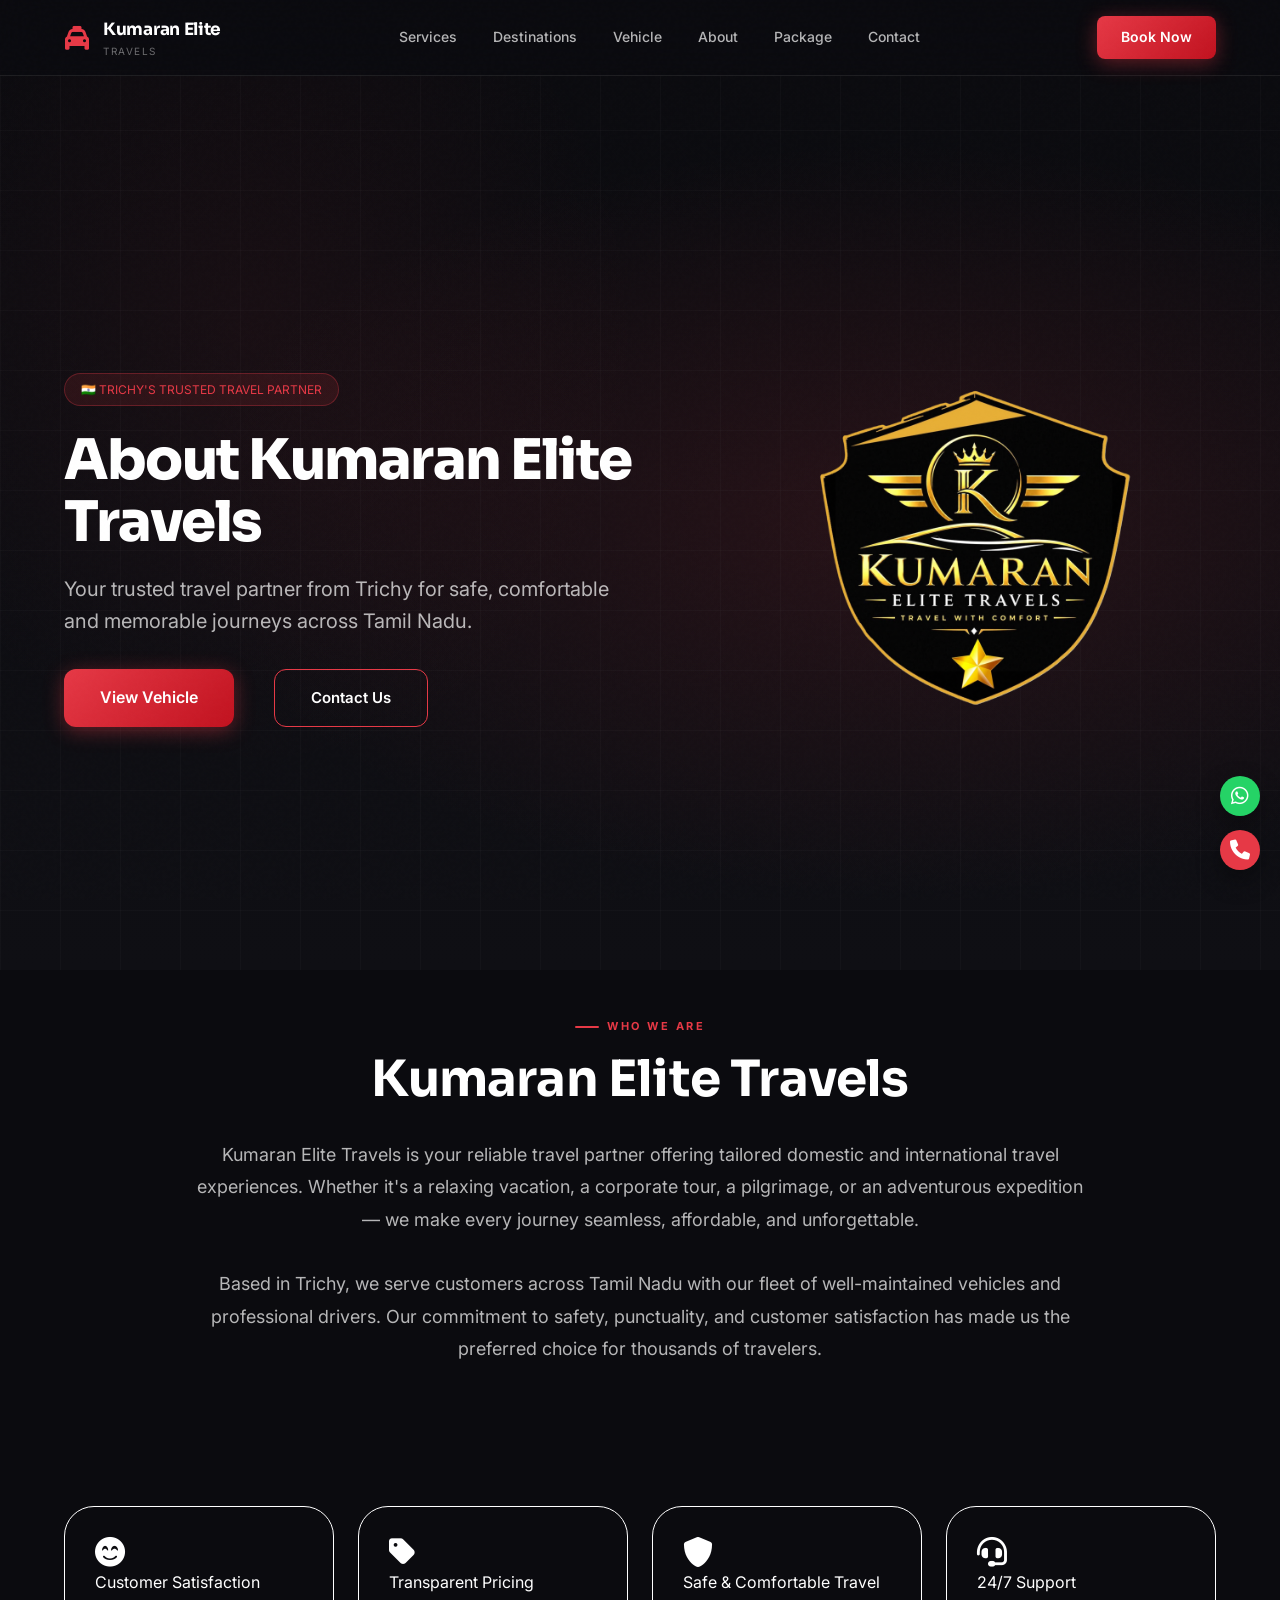
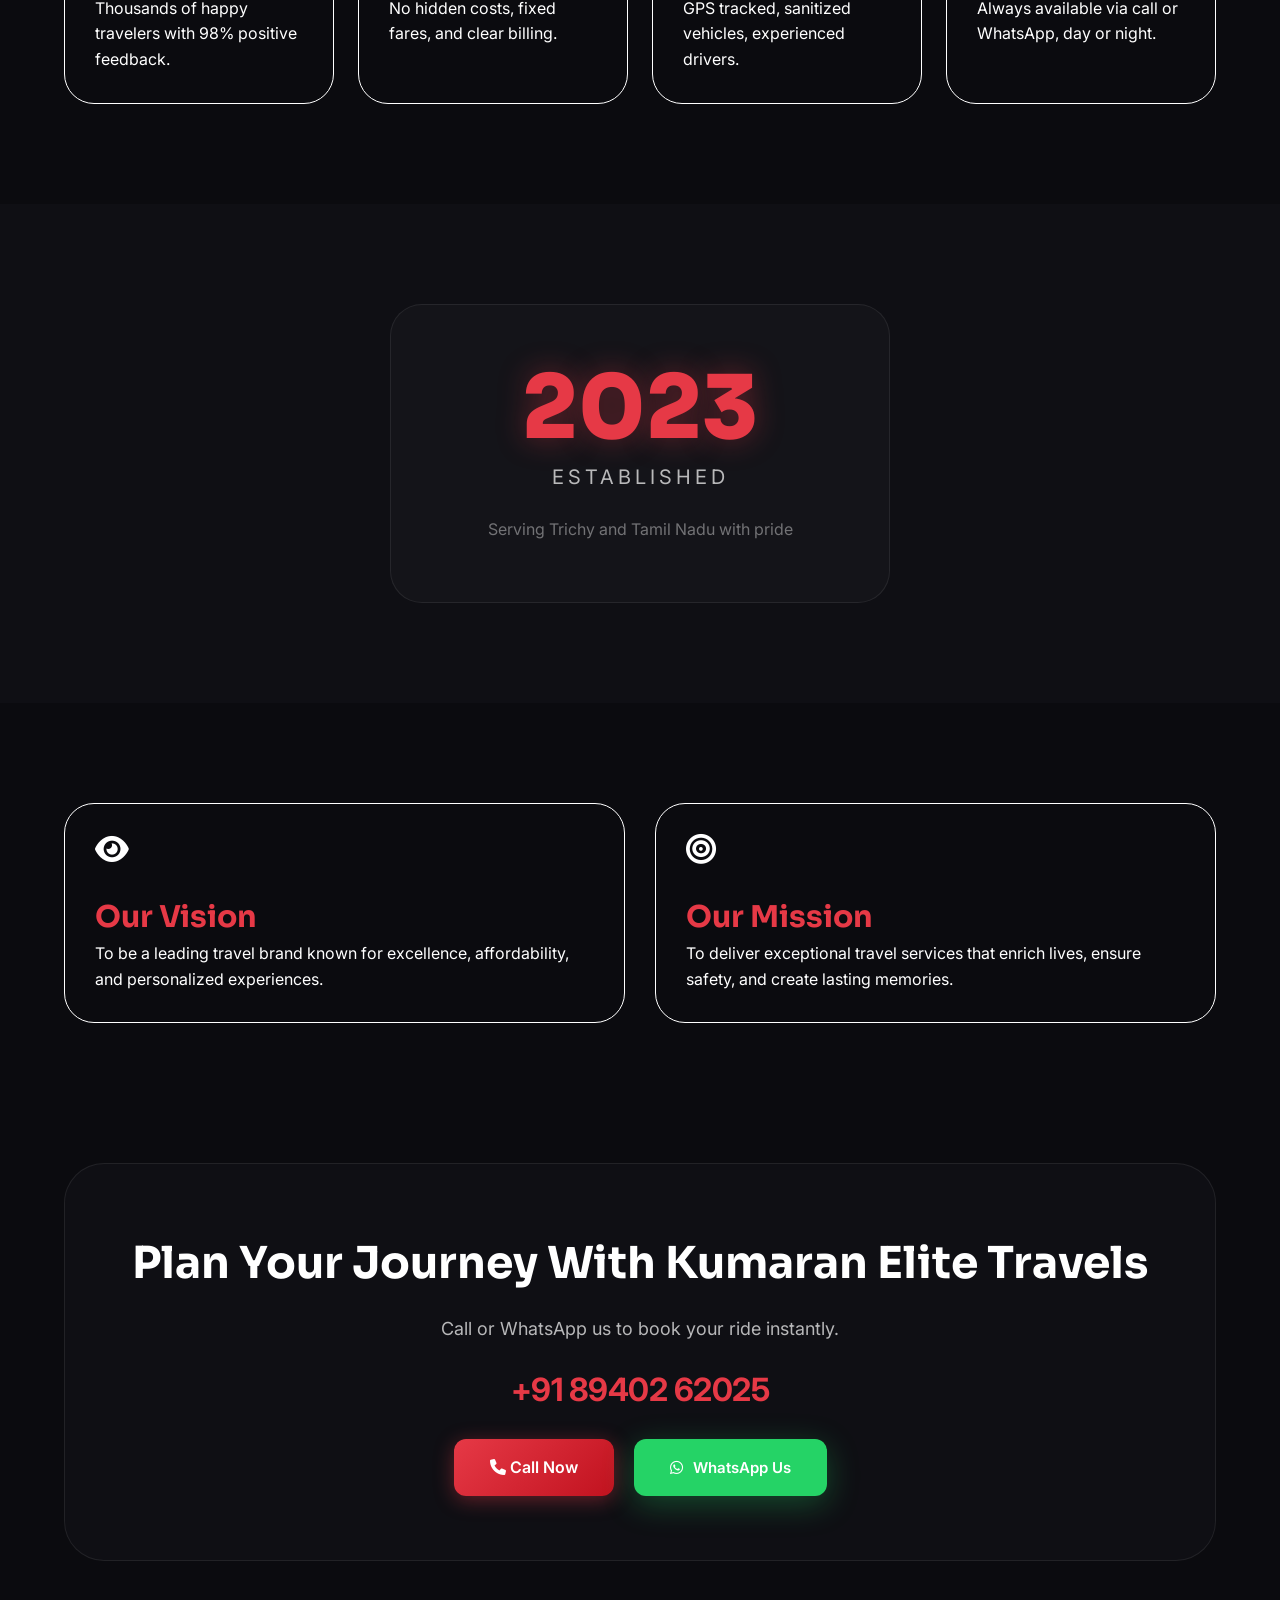
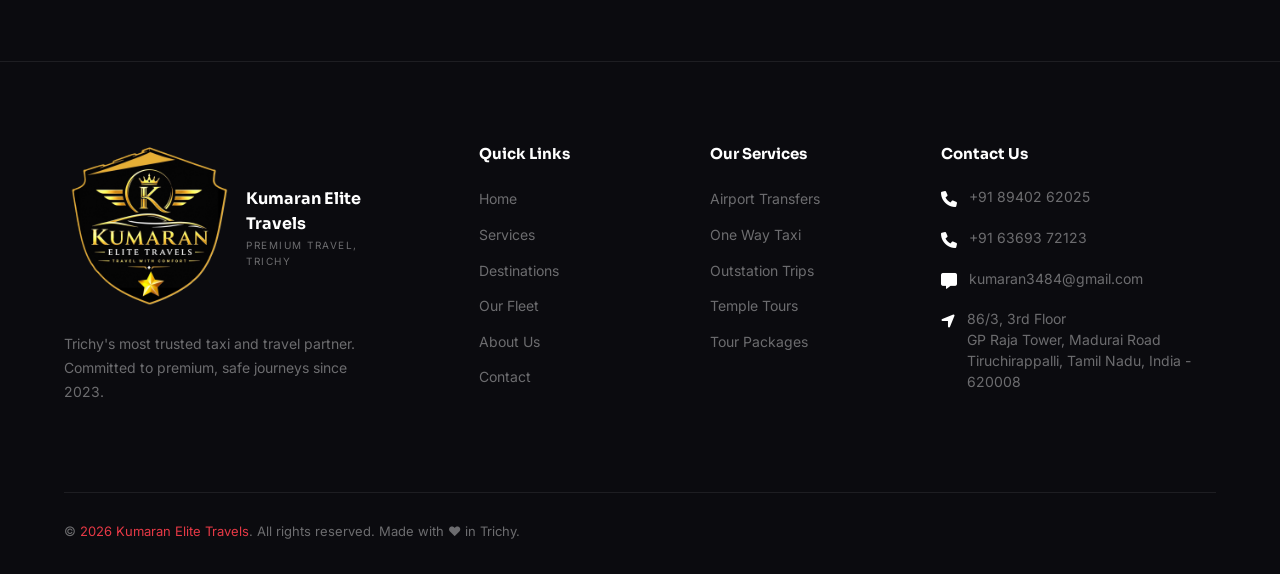
<file: about.html>
<!DOCTYPE html>
<html lang="en">
<head>
  <meta charset="UTF-8">
  <meta name="viewport" content="width=device-width, initial-scale=1.0">
  <title>Kumaran Elite Travels | About Us | Premium Taxi Service in Trichy</title>
  <link rel="shortcut icon" href="assets/kumaran_logo.png" type="image/x-icon">
  <!--SEO-->
  <meta name="description" content="Learn about Kumaran Elite Travels, a trusted tours and travels company in Trichy offering taxi service, airport transfers, outstation cabs and tour packages across Tamil Nadu.">

<meta name="keywords" content="About Kumaran Elite Travels, Tours and Travels in Trichy, Trichy Taxi Service, Taxi Booking Trichy, Outstation Taxi Trichy">

<meta name="robots" content="index, follow">

<meta name="author" content="Kumaran Elite Travels">

<link rel="canonical" href="https://kumaranelitetravels.in/about.html">

<meta property="og:title" content="About Kumaran Elite Travels">

<meta property="og:description" content="Trusted taxi and travel company in Trichy offering comfortable travel across Tamil Nadu.">

<meta property="og:type" content="website">

<meta property="og:url" content="https://kumaranelitetravels.in/about.html">

<meta property="og:image" content="https://kumaranelitetravels.in/assets/kumaran_logo.png">
 
  <!-- Fonts & Icons (exactly as homepage) -->
  <link rel="preconnect" href="https://fonts.googleapis.com">
  <link rel="preconnect" href="https://fonts.gstatic.com" crossorigin>
  <link rel="stylesheet" href="https://cdnjs.cloudflare.com/ajax/libs/font-awesome/6.0.0-beta3/css/all.min.css">
  <link href="https://fonts.googleapis.com/css2?family=Sora:wght@300;400;500;600;700;800&family=Inter:wght@300;400;500;600&display=swap" rel="stylesheet">

  <!-- Homepage styles reused (identical classes, variables, design) -->
  <link rel="stylesheet" href="style.css">
  <style>
    /* ===== TIMELINE BLOCK ===== */

.timeline-block{
  background:var(--bg3);
  border:1px solid var(--glass-border);
  border-radius:32px;
  padding:60px 40px;
  text-align:center;
  max-width:500px;
  margin:0 auto;
  position:relative;
  overflow:hidden;
}

.timeline-block .year{
  font-family:'Sora',sans-serif;
  font-size:88px;
  font-weight:800;
  line-height:1;
  color:var(--red);
  text-shadow:0 0 30px var(--red-glow);
  margin-bottom:8px;
}

.timeline-block .milestone{
  font-size:20px;
  letter-spacing:4px;
  text-transform:uppercase;
  color:var(--white-70);
}


/* ===== VISION / MISSION CARDS ===== */

.vision-card{
  background:var(--bg3);
  border:1px solid var(--glass-border);
  border-radius:20px;
  padding:40px 32px;
  transition:all .4s;
  position:relative;
  overflow:hidden;
}

.vision-card:hover{
  transform:translateY(-6px);
  border-color:rgba(230,57,70,0.2);
  box-shadow:0 20px 50px rgba(0,0,0,0.3);
}

.vision-card .card-icon{
  font-size:40px;
  color:var(--red);
  margin-bottom:24px;
}

.vision-card h3{
  font-family:'Sora',sans-serif;
  font-size:26px;
  font-weight:700;
  margin-bottom:20px;
}

.vision-card p{
  font-size:16px;
  color:var(--white-70);
  line-height:1.7;
}
.highlight-card{
  border-radius: 30px;
  border: 1px solid white;
  padding: 30px;
}
.highlight-card i{
  font-size: 30px;
}
.highlight-card h3{
  font-size: 30px;
  font-family:'Sora',sans-serif;
  color: #E63946;
}
.logo{
  width: 400px;
}


/* ===== JOURNEY CTA STRIP ===== */

.journey-cta{
  background:var(--bg2);
  border-radius:40px;
  padding:64px 48px;
  text-align:center;
  border:1px solid var(--glass-border);
  margin-top:40px;
}

.journey-cta h2{
  font-family:'Sora',sans-serif;
  font-size:clamp(32px,5vw,44px);
  font-weight:700;
  margin-bottom:16px;
}


.journey-cta .phone-number{
  font-size:32px;
  font-weight:700;
  color:var(--red);
  letter-spacing:-0.5px;
  margin:20px 0 24px;
}


/* ================= 1024px ================= */

@media (max-width:1024px){

/* HERO STACK */
.hero-booking-container{
grid-template-columns:1fr !important;
text-align:center;
gap:40px;
}

.hero-left p{
margin-left:auto;
margin-right:auto;
}

/* LOGO SIZE */
.logo{
width:320px;
height:auto;
margin:auto;
}

/* HIGHLIGHT GRID → 2 columns */
section div[style*="repeat(4"]{
grid-template-columns:repeat(2,1fr) !important;
}

/* VISION / MISSION STACK */
section div[style*="grid-template-columns: 1fr 1fr"]{
grid-template-columns:1fr !important;
}

}


/* ================= 600px ================= */

@media (max-width:600px){

/* HERO BUTTONS STACK */
.trust-badges{
flex-direction:column;
align-items:center;
gap:12px;
}

/* BUTTON FULL WIDTH */
.btn-primary,
.btn-whatsapp{
width:100%;
text-align:center;
justify-content:center;
}

/* LOGO SMALLER */
.logo{
width:220px;
}

/* HIGHLIGHT CARDS → 1 column */
section div[style*="repeat(4"]{
grid-template-columns:1fr !important;
}

/* CTA FIX */
.journey-cta{
padding:40px 20px;
}

.phone-number{
font-size:26px;
}

}


/* ================= 480px ================= */

@media (max-width:480px){

/* TIMELINE */
.timeline-block{
padding:40px 20px;
}

.timeline-block .year{
font-size:60px;
}

/* HERO TEXT */
.hero-left h1{
font-size:30px;
}

.hero-left p{
font-size:16px;
}

}
  </style>
</head>
<body>

<!-- ===== SAME NAVBAR ===== -->
<nav id="navbar">
  <a href="index.html" class="nav-logo">
    <i class="fas fa-taxi" style="color: var(--red); font-size: 24px;"></i>
    <div class="nav-logo-text">
      <div class="brand">Kumaran Elite</div>
      <div class="sub"> Travels</div>
    </div>
  </a>
  <div class="nav-links">
    <a href="index.html#services">Services</a>
    <a href="index.html#destinations">Destinations</a>
    <a href="vehicle.html">Vehicle</a>
    <a href="about.html">About</a>
    <a href="package.html">Package</a>
    <a href="index.html#contact">Contact</a>
  </div>
  <a href="book.html" class="nav-cta">Book Now</a>
  <button class="hamburger" id="hamburger" aria-label="Open menu"><span></span><span></span><span></span></button>
</nav>
<div class="mobile-menu" id="mobileMenu" role="dialog" aria-modal="true">
  <button class="close-menu" id="closeMenu" aria-label="Close menu">✕</button>
  <a href="index.html#services" onclick="closeMobileMenu()">Services</a>
  <a href="index.html#destinations" onclick="closeMobileMenu()">Destinations</a>
  <a href="vehicle.html" onclick="closeMobileMenu()">Vehicle</a>
  <a href="about.html" onclick="closeMobileMenu()">About</a>
  <a href="package.html" onclick="closeMobileMenu()">Package</a>
  <a href="index.html#contact" onclick="closeMobileMenu()">Contact</a>
  <a href="book.html" class="btn-primary" style="font-size:16px;">Book Now</a>
</div>



<main>
  <!-- ===== ABOUT HERO ===== (same hero style, simplified) -->
  <section class="hero-booking" style="min-height: 100vh; padding: 140px 5% 80px;margin-top: 70px;" id="about-hero">
    <div class="hero-booking-bg"></div>
    <div class="hero-booking-grid"></div>
    <div class="hero-booking-container" style="grid-template-columns: 1.2fr 0.8fr; align-items: center;">
      <div class="hero-left fade-in">
        <div class="badge" style="background:rgba(230,57,70,0.12); border:1px solid rgba(230,57,70,0.3); padding:6px 16px; border-radius:100px; font-size:12px; color:var(--red); margin-bottom:24px; display:inline-block;">🇮🇳 TRICHY'S TRUSTED TRAVEL PARTNER</div>
        <h1>About Kumaran Elite Travels</h1>
        <p style="font-size: 20px; color: var(--white-70); max-width: 550px;">Your trusted travel partner from Trichy for safe, comfortable and memorable journeys across Tamil Nadu.</p>
        <div class="trust-badges" style="margin-top: 32px;">
          <a href="vehicle.html" class="btn-primary" style="margin-right: 16px;">View Vehicle</a>
          <a href="#contact" class="btn-whatsapp" style="background: transparent; border: 1px solid var(--red); color: var(--white); box-shadow: none;">Contact Us</a>
        </div>
      </div>
      <div style="text-align: center;">
        <!-- company logo display -->
        <img class="logo" src="assets/kumaran_logo.png" alt="Kumaran Elite Travels logo"  loading="lazy" style="border-radius: 40px; padding: 30px;">
      
      </div>
    </div>
  </section>

  <!-- ===== ABOUT COMPANY SECTION ===== -->
  <section style="padding-top: 40px;">
    <div style="max-width: 1000px; margin: 0 auto; text-align: center;">
      <div class="section-label" style="justify-content: center;">Who We Are</div>
      <h2 class="section-title" style="max-width: 800px; margin: 0 auto 32px;">Kumaran Elite Travels</h2>
      <p style="font-size: 18px; color: var(--white-70); line-height: 1.8; max-width: 900px; margin: 0 auto;">
        Kumaran Elite Travels is your reliable travel partner offering tailored domestic and international travel experiences. Whether it's a relaxing vacation, a corporate tour, a pilgrimage, or an adventurous expedition — we make every journey seamless, affordable, and unforgettable.
        <br><br>
        Based in Trichy, we serve customers across Tamil Nadu with our fleet of well-maintained vehicles and professional drivers. Our commitment to safety, punctuality, and customer satisfaction has made us the preferred choice for thousands of travelers.
      </p>
    </div>
  </section>

  <!-- ===== COMPANY HIGHLIGHTS (CARDS) ===== 4 cards using .service-card style renamed .highlight-card (same) -->
  <section style="background: var(--bg); padding-top: 40px;">
    <div style="display: grid; grid-template-columns: repeat(4, 1fr); gap: 24px;">
      <div class="highlight-card">
        <div class="highlight-icon"><i class="fas fa-smile-beam"></i></div>
        <div class="highlight-title">Customer Satisfaction</div>
        <div class="highlight-desc">Thousands of happy travelers with 98% positive feedback.</div>
      </div>
      <div class="highlight-card">
        <div class="highlight-icon"><i class="fas fa-tag"></i></div>
        <div class="highlight-title">Transparent Pricing</div>
        <div class="highlight-desc">No hidden costs, fixed fares, and clear billing.</div>
      </div>
      <div class="highlight-card">
        <div class="highlight-icon"><i class="fas fa-shield-alt"></i></div>
        <div class="highlight-title">Safe & Comfortable Travel</div>
        <div class="highlight-desc">GPS tracked, sanitized vehicles, experienced drivers.</div>
      </div>
      <div class="highlight-card">
        <div class="highlight-icon"><i class="fas fa-headset"></i></div>
        <div class="highlight-title">24/7 Support</div>
        <div class="highlight-desc">Always available via call or WhatsApp, day or night.</div>
      </div>
    </div>
  </section>

  <!-- ===== TIMELINE SECTION ===== -->
  <section style="background: var(--bg2);">
    <div class="timeline-block">
      <div class="year">2023</div>
      <div class="milestone">Established</div>
      <p style="color: var(--white-40); margin-top: 24px; font-size: 16px;">Serving Trichy and Tamil Nadu with pride</p>
    </div>
  </section>

  <!-- ===== VISION & MISSION SIDE BY SIDE ===== -->
  <section class="" style="background: var(--bg);">
    <div style="display: grid; grid-template-columns: 1fr 1fr; gap: 30px;">
      <div class="highlight-card">
        <div class="card-icon"><i class="fas fa-eye"></i></div><br>
        <h3>Our Vision</h3>
        <p>To be a leading travel brand known for excellence, affordability, and personalized experiences.</p>
      </div>
      <div class="highlight-card">
        <div class="card-icon"><i class="fas fa-bullseye"></i></div><br>
        <h3>Our Mission</h3>
        <p>To deliver exceptional travel services that enrich lives, ensure safety, and create lasting memories.</p>
      </div>
    </div>
  </section>

  <!-- ===== PLAN YOUR JOURNEY WITH KUMARAN (CTA) ===== -->
  <section id="contact" style="background: var(--bg); padding-top: 0;">
    <div class="journey-cta">
      <h2>Plan Your Journey With Kumaran Elite Travels</h2>
      <p style="font-size: 18px; color: var(--white-70); margin-bottom: 16px;">Call or WhatsApp us to book your ride instantly.</p>
      <div class="phone-number">+91 89402 62025</div>
      <div style="display: flex; gap: 20px; justify-content: center; flex-wrap: wrap;">
        <a href="tel:+918940262025" class="btn-primary"><i class="fas fa-phone"></i> Call Now</a>
        <a href="https://wa.me/918940262025?text=Hi%20Kumaran%20Elite%20Travels%2C%20I%20need%20to%20book%20a%20taxi%20from%20Trichy." target="_blank" class="btn-whatsapp"><i class="fab fa-whatsapp"></i> WhatsApp Us</a>
      </div>
    </div>
  </section>
</main>

<!-- ===== SAME FOOTER ===== -->
<footer>
  <div class="footer-grid">
    <div class="footer-brand">
      <div class="footer-logo">
        <img src="assets/kumaran_logo.png" alt="Kumaran Elite Travels" height="170" width="170"  loading="lazy">
        <div class="footer-logo-text"><div class="brand">Kumaran Elite Travels</div><div class="sub">Premium Travel, Trichy</div></div>
      </div>
      <p class="footer-desc">Trichy's most trusted taxi and travel partner. Committed to premium, safe journeys since 2023.</p>
    </div>
    <div class="footer-col">
      <h4>Quick Links</h4>
      <ul>
        <li><a href="index.html">Home</a></li>
        <li><a href="index.html#services">Services</a></li>
        <li><a href="index.html#destinations">Destinations</a></li>
        <li><a href="vehicle.html">Our Fleet</a></li>
        <li><a href="#">About Us</a></li>
        <li><a href="index.html#contact">Contact</a></li>
      </ul>
    </div>
    <div class="footer-col">
      <h4>Our Services</h4>
      <ul>
        <li><a href="index.html#services">Airport Transfers</a></li>
        <li><a href="index.html#services">One Way Taxi</a></li>
        <li><a href="index.html#services">Outstation Trips</a></li>
        <li><a href="index.html#services">Temple Tours</a></li>
        <li><a href="index.html#services">Tour Packages</a></li>
      </ul>
    </div>
   <div class="footer-col">
        <h4>Contact Us</h4>
        <div class="contact-item"><span class="contact-icon"><i class="fas fa-phone"></i></span><span class="contact-text"><a href="tel:+918940262025" style="color:inherit;">+91 89402 62025</a></span></div>
        <div class="contact-item"><span class="contact-icon"><i class="fas fa-phone"></i></span><span class="contact-text"><a href="tel:+916369372123" style="color:inherit;">+91 63693 72123</a></span></div>
        <div class="contact-item"><span class="contact-icon"><i class="fas fa-message"></i></span><span class="contact-text">kumaran3484@gmail.com</span></div>
        <div class="contact-item"><span class="contact-icon"><i class="fas fa-location-arrow"></i></span><span class="contact-text">86/3, 3rd Floor<br> GP Raja Tower, Madurai Road<br> Tiruchirappalli, Tamil Nadu, India - 620008</span></div>
      </div>
  </div>
  <div class="footer-bottom">
    <div class="footer-copy">© <span id="year"></span> <span>Kumaran Elite Travels</span>. All rights reserved. Made with ❤️ in Trichy.</div>
  </div>
  <div class="floating-contact">
 <button id="backToTop" aria-label="Back to top">
    <i class="fas fa-arrow-up"></i>
  </button>

  <!-- WhatsApp -->
  <a href="https://wa.me/918940262025?text=Hi%20Kumaran%20Elite%20Travels,%20I%20need%20a%20taxi%20from%20Trichy."
     target="_blank"
     class="float-btn whatsapp">
    <i class="fab fa-whatsapp"></i>
  </a>

  <!-- Call -->
  <a href="tel:+918940262025"
     class="float-btn call">
    <i class="fas fa-phone"></i>
  </a>
  
   

</div>
</footer>

<!-- minimal JS for mobile menu, back to top (copied from homepage) -->
<script>
document.getElementById("year").textContent = new Date().getFullYear();
   const backToTopBtn = document.getElementById("backToTop");

  window.addEventListener("scroll", () => {

    if (window.scrollY > 400) {
      backToTopBtn.classList.add("show");
    } else {
      backToTopBtn.classList.remove("show");
    }

  });

  backToTopBtn.addEventListener("click", () => {

    window.scrollTo({
      top: 0,
      behavior: "smooth"
    });

  });
  (function() {
    const navbar = document.getElementById('navbar');
    const hamburger = document.getElementById('hamburger');
    const mobileMenu = document.getElementById('mobileMenu');
    const closeMenuBtn = document.getElementById('closeMenu');
    window.addEventListener('scroll', function() { navbar.classList.toggle('scrolled', window.scrollY > 60); });
    window.closeMobileMenu = function() { mobileMenu.classList.remove('open'); };
    hamburger.addEventListener('click', function() { mobileMenu.classList.toggle('open'); });
    closeMenuBtn.addEventListener('click', function() { mobileMenu.classList.remove('open'); });
    
  })();
</script>
</body>
</html>
</file>
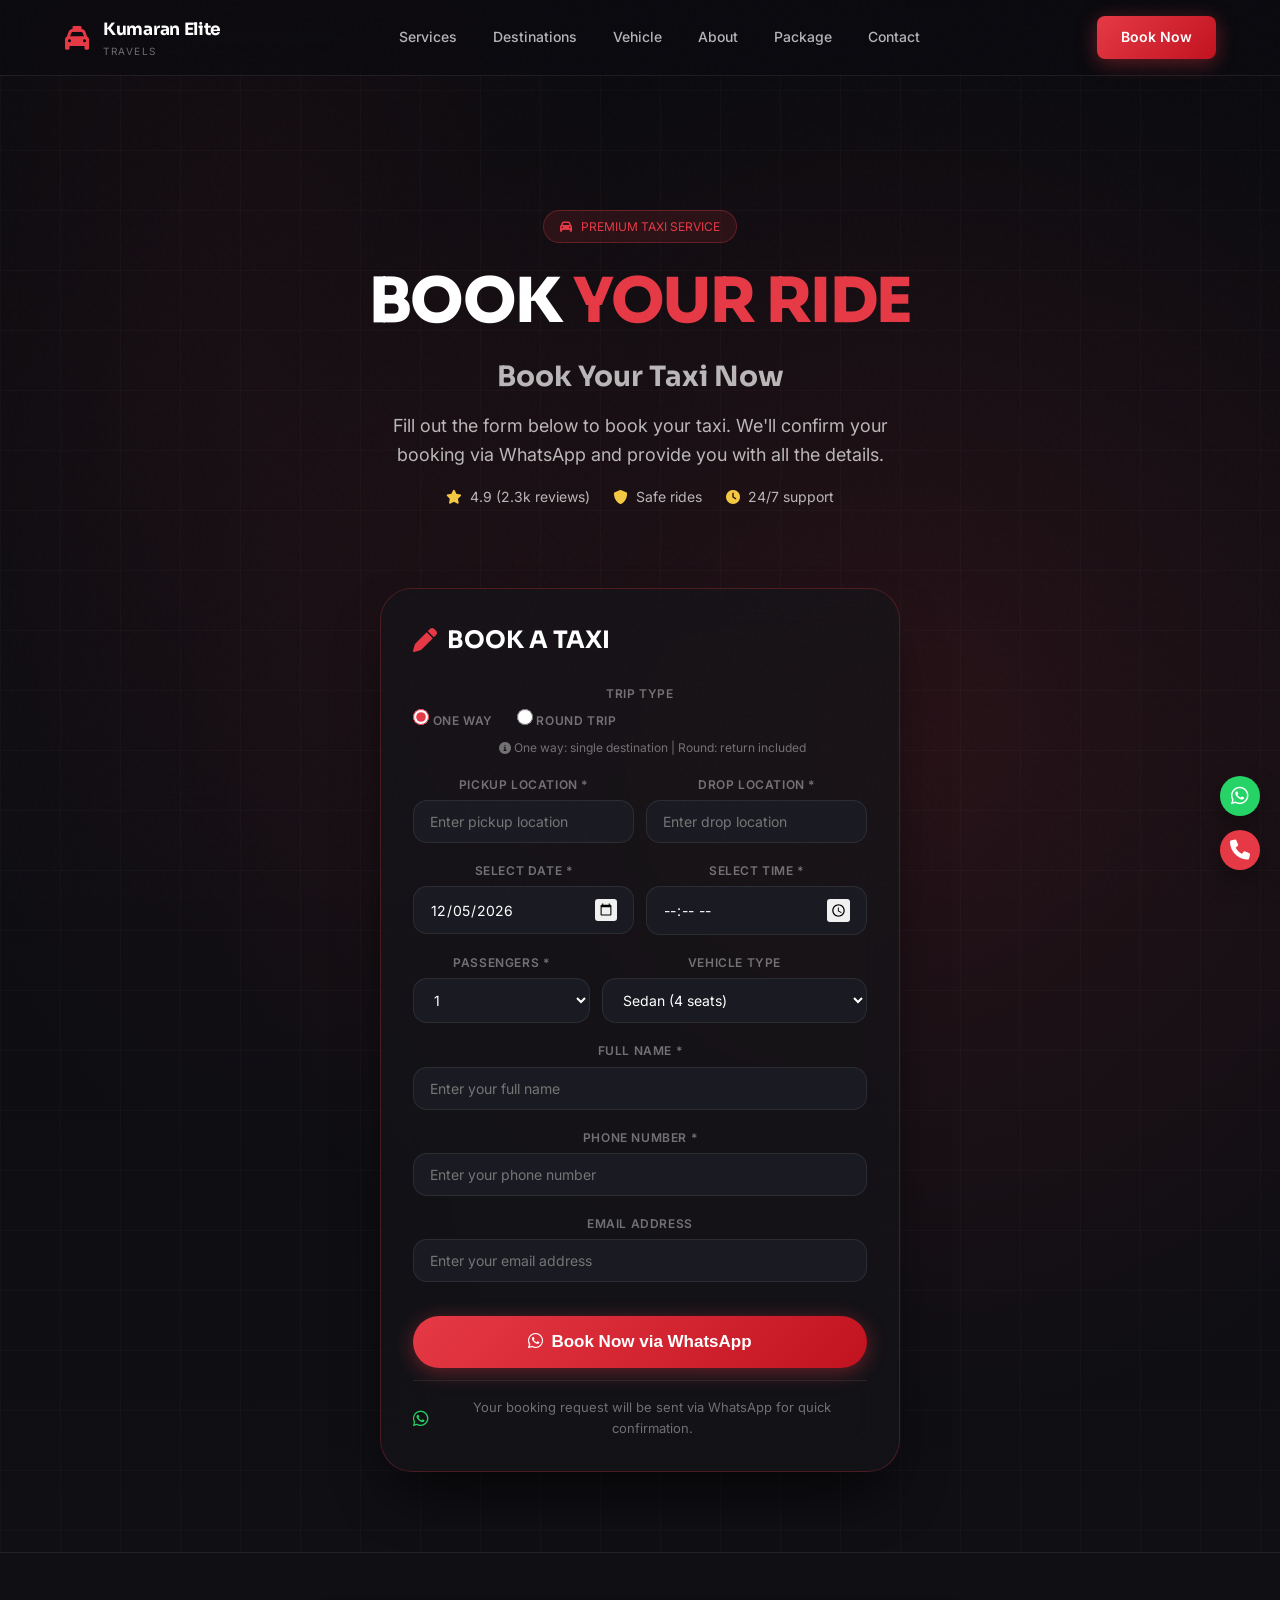
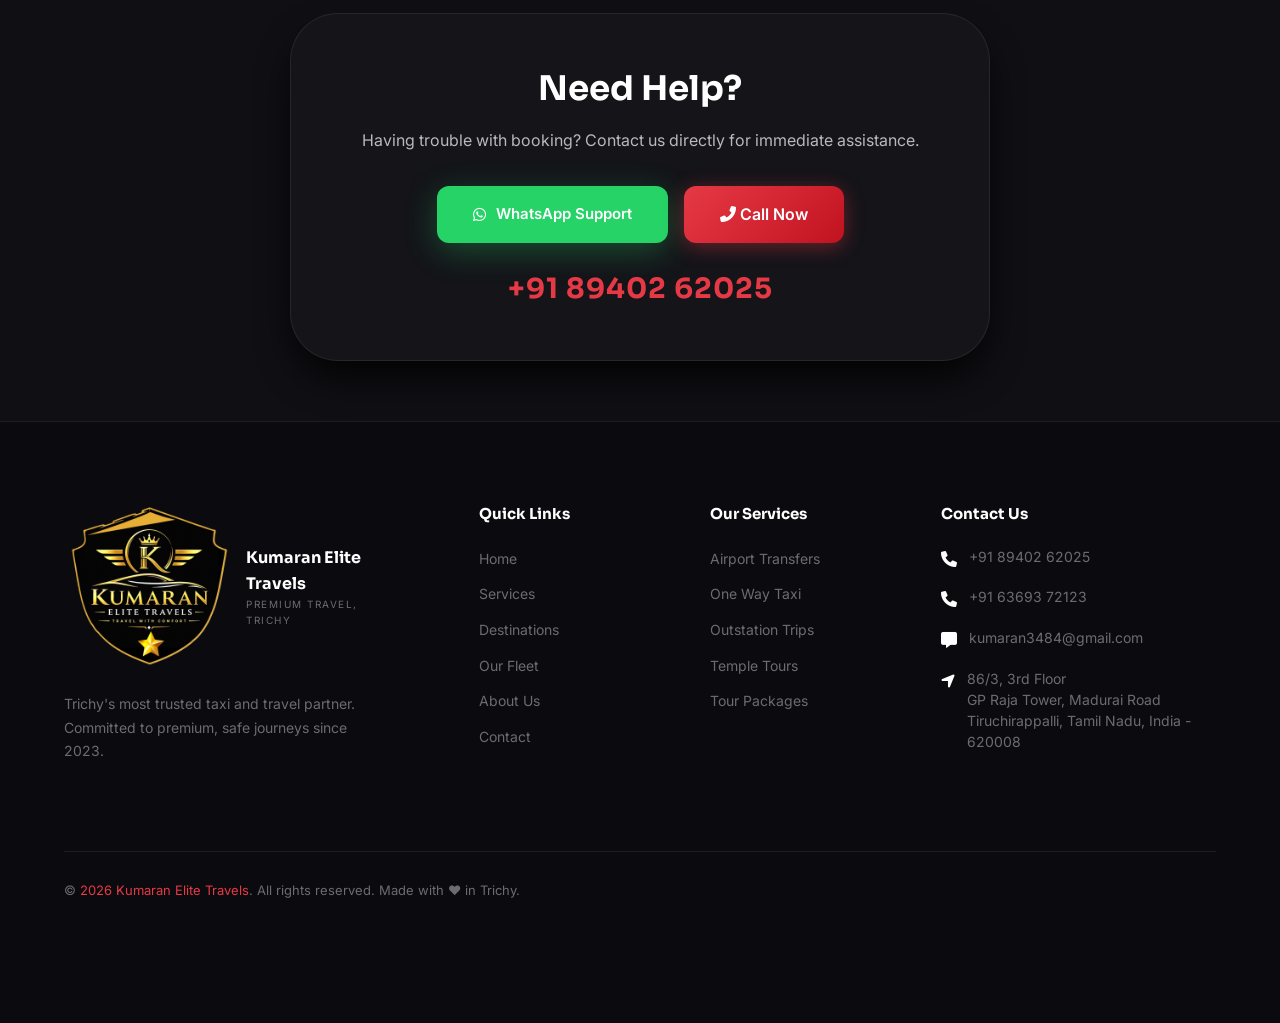
<file: book.html>
<!DOCTYPE html>
<html lang="en">
<head>
  <meta charset="UTF-8">
  <meta name="viewport" content="width=device-width, initial-scale=1.0">
  <title>Book Taxi | Kumaran Elite Travels Trichy</title>
  <link rel="shortcut icon" href="assets/kumaran_logo.png" type="image/x-icon">
<meta name="description" content="Book taxi service in Trichy with Kumaran Elite Travels. Reliable airport transfers, one way taxi, outstation cabs and comfortable travel across Tamil Nadu.">

<meta name="keywords" content="Book Taxi Trichy, Kumaran Elite Travels, Trichy Taxi Booking, Airport Taxi Trichy, One Way Taxi Trichy, Outstation Taxi Service">

<meta name="robots" content="index, follow">

<meta name="author" content="Kumaran Elite Travels">

<link rel="canonical" href="https://kumaranelitetravels.in/book.html">

<meta property="og:title" content="Book Taxi | Kumaran Elite Travels">

<meta property="og:description" content="Book reliable taxi service in Trichy with Kumaran Elite Travels. Fast WhatsApp booking and 24/7 support.">

<meta property="og:type" content="website">

<meta property="og:url" content="https://kumaranelitetravels.in/book.html">

<meta property="og:image" content="https://kumaranelitetravels.in/assets/kumaran_logo.png">

<meta name="twitter:card" content="summary_large_image">

<meta name="twitter:title" content="Book Taxi | Kumaran Elite Travels">

<meta name="twitter:description" content="Trusted taxi booking service in Trichy with airport transfers, outstation rides and WhatsApp booking.">

<meta name="twitter:image" content="https://kumaranelitetravels.in/assets/kumaran_logo.png">
  
  <!-- Google Fonts: Sora + Inter -->
  <link rel="preconnect" href="https://fonts.googleapis.com">
    <link rel="shortcut icon" href="assets/kumaran_logo.png" type="image/x-icon">
  <link rel="preconnect" href="https://fonts.gstatic.com" crossorigin>
  <link href="https://fonts.googleapis.com/css2?family=Inter:opsz,wght@14..32,400;14..32,500;14..32,600;14..32,700;14..32,800&family=Sora:wght@400;600;700;800&display=swap" rel="stylesheet">
  <!-- Font Awesome 6 (free) -->
  <link rel="stylesheet" href="https://cdnjs.cloudflare.com/ajax/libs/font-awesome/6.0.0-beta3/css/all.min.css">
<link rel="stylesheet" href="style.css">
<style>
    /* ===== HERO BOOKING SECTION ===== */

.hero-booking{
position:relative;
min-height:100vh;
background:var(--bg);
overflow:hidden;
display:flex;
align-items:center;
padding:120px 5% 80px;
}

.hero-booking-bg{
position:absolute;
inset:0;
background:
radial-gradient(ellipse 80% 60% at 70% 50%,rgba(230,57,70,0.12),transparent 70%),
radial-gradient(ellipse 50% 80% at 20% 30%,rgba(230,57,70,0.06),transparent 60%),
linear-gradient(180deg,var(--bg),var(--bg2));
}

.hero-booking-grid{
position:absolute;
inset:0;
background-image:
linear-gradient(rgba(255,255,255,0.02) 1px,transparent 1px),
linear-gradient(90deg,rgba(255,255,255,0.02) 1px,transparent 1px);
background-size:60px 60px;
}

.hero-booking-container{
max-width:900px;
margin-top: 180px;
text-align:center;
display:flex;
flex-direction:column;
align-items:center;
gap:40px;
position:relative;
z-index:10;
}
.hero-left{
text-align:center;
}

.hero-left p{
margin:auto;
}

.trust-badges{
justify-content:center;
}

.hero-left .badge{
display:inline-block;
background:rgba(230,57,70,0.12);
border:1px solid rgba(230,57,70,0.3);
padding:6px 16px;
border-radius:100px;
font-size:12px;
color:var(--red);
margin-bottom:24px;
}

.hero-left h1{
font-family:'Sora',sans-serif;
font-size:clamp(42px,5vw,62px);
font-weight:800;
line-height:1.1;
letter-spacing:-1.5px;
margin-bottom:20px;
}

.hero-left .highlight{
color:var(--red);
}

.hero-left p{
font-size:18px;
color:var(--white-70);
max-width:500px;
margin-bottom:16px;
}

.trust-badges{
display:flex;
gap:24px;
flex-wrap:wrap;
margin-top:16px;
}

.trust-badges span{
display:flex;
align-items:center;
gap:8px;
font-size:14px;
color:var(--white-70);
}

.trust-badges i{
color:#F4C842;
}

/* ===== BOOKING CARD ===== */
.booking-card{
background:rgba(20,20,25,0.7);
backdrop-filter:blur(20px);
border:1px solid rgba(230,57,70,0.25);
border-radius:32px;
padding:32px;
box-shadow:0 30px 60px -20px rgba(0,0,0,0.8);

max-width:520px;
width:100%;

margin:40px auto 0 auto; /* centers the form */
}
.booking-card h3{
font-family:'Sora',sans-serif;
font-size:24px;
font-weight:700;
margin-bottom:24px;
display:flex;
align-items:center;
gap:10px;
}

.booking-card h3 i{
color:var(--red);
}

/* ===== FORM ===== */

.form-group{
margin-bottom:18px;
}

.form-group label{
display:block;
font-size:12px;
font-weight:600;
text-transform:uppercase;
letter-spacing:0.6px;
color:var(--white-40);
margin-bottom:6px;
}

.form-control{
width:100%;
background:var(--bg4);
border:1px solid var(--glass-border);
border-radius:14px;
padding:12px 16px;
font-size:14px;
color:var(--white);
outline:none;
transition:all .3s;
}

.form-control:focus{
border-color:var(--red);
box-shadow:0 0 0 3px rgba(230,57,70,0.2);
}

/* ===== RADIO ===== */

.radio-group{
display:flex;
gap:24px;
margin-top:6px;
}

.radio-option{
display:flex;
align-items:center;
gap:8px;
cursor:pointer;
}

.radio-option input{
accent-color:var(--red);
width:16px;
height:16px;
}

.trip-hint{
font-size:12px;
color:var(--white-40);
margin-left:24px;
margin-top:2px;
}

/* ===== FORM LAYOUT ===== */

.form-row{
display:grid;
grid-template-columns:1fr 1fr;
gap:12px;
}

.datetime-row{
display:grid;
grid-template-columns:1fr 1fr;
gap:12px;
}

.passenger-vehicle-row{
display:grid;
grid-template-columns:1fr 1.5fr;
gap:12px;
}

.btn-block{
width:100%;
padding:16px;
margin:16px 0 12px;
border-radius:40px;
font-size:17px;
}

/* ===== WHATSAPP NOTE ===== */

.wa-note{
text-align:center;
color:var(--white-40);
font-size:13px;
display:flex;
align-items:center;
justify-content:center;
gap:8px;
border-top:1px solid var(--glass-border);
padding-top:16px;
}

.wa-note i{
color:#25D366;
font-size:18px;
}

/* ===== HELP SECTION ===== */

.help-section{
background:var(--bg2);
border-top:1px solid var(--glass-border);
padding:60px 5%;
text-align:center;
}

.help-card{
max-width:700px;
margin:auto;
background:var(--bg3);
border:1px solid var(--glass-border);
border-radius:48px;
padding:48px 32px;
box-shadow:0 20px 40px -10px black;
}

.help-card h2{
font-family:'Sora',sans-serif;
font-size:34px;
font-weight:700;
margin-bottom:12px;
}

.help-card p{
color:var(--white-70);
margin-bottom:32px;
}

.help-buttons{
display:flex;
gap:16px;
justify-content:center;
flex-wrap:wrap;
margin-bottom:24px;
}

.phone-large{
font-size:28px;
font-weight:700;
font-family:'Sora',sans-serif;
color:var(--red);
letter-spacing:1px;
}

/* ===== RESPONSIVE ===== */

@media(max-width:1024px){

.hero-booking-container{
grid-template-columns:1fr;
}

.hero-left{
text-align:center;
}

.hero-left p{
margin:auto;
}

.trust-badges{
justify-content:center;
}

.booking-card{
margin:auto;
}

}

@media(max-width:768px){

.form-row,
.datetime-row,
.passenger-vehicle-row{
grid-template-columns:1fr;
}

}

@media(max-width:480px){

.booking-card{
padding:24px;
}

.radio-group{
flex-direction:column;
gap:10px;
}

}
</style>
</head>
<body>
  <!-- NAVBAR (same as homepage) -->
  <nav id="navbar">
  <a href="index.html" class="nav-logo">
    <i class="fas fa-taxi" style="color: var(--red); font-size: 24px;"></i>
    <div class="nav-logo-text">
      <div class="brand">Kumaran Elite</div>
      <div class="sub"> Travels</div>
    </div>
  </a>
  <div class="nav-links">
    <a href="index.html#services">Services</a>
    <a href="index.html#destinations">Destinations</a>
    <a href="vehicle.html">Vehicle</a>
    <a href="about.html">About</a>
    <a href="package.html">Package</a>
    <a href="index.html#contact">Contact</a>
  </div>
  <a href="book.html" class="nav-cta">Book Now</a>
  <button class="hamburger" id="hamburger" aria-label="Open menu"><span></span><span></span><span></span></button>
</nav>
<div class="mobile-menu" id="mobileMenu" role="dialog" aria-modal="true">
  <button class="close-menu" id="closeMenu" aria-label="Close menu">✕</button>
  <a href="index.html#services" onclick="closeMobileMenu()">Services</a>
  <a href="index.html#destinations" onclick="closeMobileMenu()">Destinations</a>
  <a href="vehicle.html" onclick="closeMobileMenu()">Vehicle</a>
  <a href="about.html" onclick="closeMobileMenu()">About</a>
  <a href="package.html" onclick="closeMobileMenu()">Package</a>
  <a href="index.html#contact" onclick="closeMobileMenu()">Contact</a>
  <a href="book.html" class="btn-primary" style="font-size:16px;">Book Now</a>
</div>


  <!-- HERO + BOOKING FORM SECTION -->
  <section class="hero-booking">
    <div class="hero-booking-bg"></div>
    <div class="hero-booking-grid"></div>
    <div class="hero-booking-container">
      <!-- left text -->
      <div class="hero-left">
        <span class="badge"><i class="fas fa-car" style="margin-right: 6px;"></i> PREMIUM TAXI SERVICE</span>
        <h1>BOOK <span class="highlight">YOUR RIDE</span></h1>
        <h2 style="font-family: 'Sora', sans-serif; font-size: 28px; color: var(--white-70); margin-bottom: 12px;">Book Your Taxi Now</h2>
        <p>Fill out the form below to book your taxi. We'll confirm your booking via WhatsApp and provide you with all the details.</p>
        <div class="trust-badges">
          <span><i class="fas fa-star"></i> 4.9 (2.3k reviews)</span>
          <span><i class="fas fa-shield-alt"></i> Safe rides</span>
          <span><i class="fas fa-clock"></i> 24/7 support</span>
        </div>
      </div>
      <!-- booking card (glass) -->
      <div class="booking-card">
        <h3><i class="fas fa-pen"></i> BOOK A TAXI</h3>
        <form id="taxiBookingForm">
          <!-- Trip Type -->
          <div class="form-group">
            <label>TRIP TYPE</label>
            <div class="radio-group">
              <label class="radio-option"><input type="radio" name="tripType" value="One Way" checked> <span>One Way</span></label>
              <label class="radio-option"><input type="radio" name="tripType" value="Round Trip"> <span>Round Trip</span></label>
            </div>
            <div class="trip-hint"><i class="fas fa-info-circle"></i> One way: single destination | Round: return included</div>
          </div>

          <div class="form-row">
            <div class="form-group">
              <label>PICKUP LOCATION *</label>
              <input type="text" class="form-control" id="pickup" placeholder="Enter pickup location" required>
            </div>
            <div class="form-group">
              <label>DROP LOCATION *</label>
              <input type="text" class="form-control" id="drop" placeholder="Enter drop location" required>
            </div>
          </div>

          <div class="datetime-row">
            <div class="form-group">
              <label>SELECT DATE *</label>
              <input type="date" class="form-control" id="date" required>
            </div>
            <div class="form-group">
              <label>SELECT TIME *</label>
              <input type="time" class="form-control" id="time" required>
            </div>
          </div>

          <div class="passenger-vehicle-row">
            <div class="form-group">
              <label>PASSENGERS *</label>
              <select class="form-control" id="passengers" required>
                 <option>1</option><option>2</option><option>3</option><option>4</option>
                <option>5</option><option>6</option><option>7</option><option>8</option>
                <option>9</option><option>10</option><option>11</option><option>12</option>
                <option>13</option><option>14</option>
              </select>
            </div>
            <div class="form-group">
              <label>VEHICLE TYPE</label>
              <select class="form-control" id="vehicle">
                <option>Sedan (4 seats)</option>
                <option>Hatchback (4 seats)</option>
                <option>SUV (7 seats)</option>
                <option>Innova Crysta (7 seats)</option>
                <option>Tempo Traveller (14 seats)</option>
              </select>
            </div>
          </div>

          <div class="form-group">
            <label>FULL NAME *</label>
            <input type="text" class="form-control" id="fullName" placeholder="Enter your full name" required>
          </div>
          <div class="form-group">
            <label>PHONE NUMBER *</label>
            <input type="tel" class="form-control" id="phone" placeholder="Enter your phone number" required>
          </div>
          <div class="form-group">
            <label>EMAIL ADDRESS</label>
            <input type="email" class="form-control" id="email" placeholder="Enter your email address">
          </div>

          <button type="button" class="btn-primary btn-block" id="whatsappBookBtn"><i class="fab fa-whatsapp" style="margin-right: 8px;"></i>Book Now via WhatsApp</button>
          <div class="wa-note"><i class="fab fa-whatsapp"></i> Your booking request will be sent via WhatsApp for quick confirmation.</div>
        </form>
      </div>
    </div>
  </section>

  <!-- HELP SECTION -->
  <section class="help-section">
    <div class="help-card">
      <h2>Need Help?</h2>
      <p>Having trouble with booking? Contact us directly for immediate assistance.</p>
      <div class="help-buttons">
        <a href="https://wa.me/918940262025?text=Hello%20Kumaran%20Elite%20Travels%2C%20I%20need%20help%20with%20booking" target="_blank" class="btn-whatsapp"><i class="fab fa-whatsapp"></i> WhatsApp Support</a>
        <a href="tel:+918940262025" class="btn-primary" style="padding: 16px 36px;"><i class="fas fa-phone-alt"></i> Call Now</a>
      </div>
      <div class="phone-large">+91 89402 62025</div>
    </div>
  </section>

  <!-- FOOTER (exactly as homepage style) -->
  <footer>
  <div class="footer-grid">
    <div class="footer-brand">
      <div class="footer-logo">
        <img src="assets/kumaran_logo.png" alt="Kumaran Elite Travels" height="170" width="170" loading="lazy">
        <div class="footer-logo-text"><div class="brand">Kumaran Elite Travels</div><div class="sub">Premium Travel, Trichy</div></div>
      </div>
      <p class="footer-desc">Trichy's most trusted taxi and travel partner. Committed to premium, safe journeys since 2023.</p>
    </div>
    <div class="footer-col">
      <h4>Quick Links</h4>
      <ul>
        <li><a href="index.html">Home</a></li>
        <li><a href="index.html#services">Services</a></li>
        <li><a href="index.html#destinations">Destinations</a></li>
        <li><a href="vehicle.html">Our Fleet</a></li>
        <li><a href="about.html">About Us</a></li>
        <li><a href="index.html#contact">Contact</a></li>
      </ul>
    </div>
    <div class="footer-col">
      <h4>Our Services</h4>
      <ul>
        <li><a href="index.html#services">Airport Transfers</a></li>
        <li><a href="index.html#services">One Way Taxi</a></li>
        <li><a href="index.html#services">Outstation Trips</a></li>
        <li><a href="index.html#services">Temple Tours</a></li>
        <li><a href="index.html#services">Tour Packages</a></li>
      </ul>
    </div>
    <div class="footer-col">
        <h4>Contact Us</h4>
        <div class="contact-item"><span class="contact-icon"><i class="fas fa-phone"></i></span><span class="contact-text"><a href="tel:+918940262025" style="color:inherit;">+91 89402 62025</a></span></div>
        <div class="contact-item"><span class="contact-icon"><i class="fas fa-phone"></i></span><span class="contact-text"><a href="tel:+916369372123" style="color:inherit;">+91 63693 72123</a></span></div>
        <div class="contact-item"><span class="contact-icon"><i class="fas fa-message"></i></span><span class="contact-text">kumaran3484@gmail.com</span></div>
        <div class="contact-item"><span class="contact-icon"><i class="fas fa-location-arrow"></i></span><span class="contact-text">86/3, 3rd Floor<br> GP Raja Tower, Madurai Road<br> Tiruchirappalli, Tamil Nadu, India - 620008</span></div>
      </div>
  </div>
  <div class="footer-bottom">
        <div class="footer-copy">© <span id="year"></span> <span>Kumaran Elite Travels</span>. All rights reserved. Made with ❤️ in Trichy.</div>
  </div>
</footer>
  <!-- BACK TO TOP -->
<div class="floating-contact">
 <button id="backToTop" aria-label="Back to top">
    <i class="fas fa-arrow-up"></i>
  </button>

  <!-- WhatsApp -->
  <a href="https://wa.me/918940262025?text=Hi%20Kumaran%20Elite%20Travels,%20I%20need%20a%20taxi%20from%20Trichy."
     target="_blank"
     class="float-btn whatsapp">
    <i class="fab fa-whatsapp"></i>
  </a>

  <!-- Call -->
  <a href="tel:+918940262025"
     class="float-btn call">
    <i class="fas fa-phone"></i>
  </a>
  
   

</div>

  <!-- JAVASCRIPT for WhatsApp booking + navbar/mobile/interactivity -->
  <script>
  document.getElementById("year").textContent = new Date().getFullYear();
     const backToTopBtn = document.getElementById("backToTop");

  window.addEventListener("scroll", () => {

    if (window.scrollY > 400) {
      backToTopBtn.classList.add("show");
    } else {
      backToTopBtn.classList.remove("show");
    }

  });

  backToTopBtn.addEventListener("click", () => {

    window.scrollTo({
      top: 0,
      behavior: "smooth"
    });

  });
    (function(){

/* =========================
NAVBAR SCROLL EFFECT
========================= */

const navbar = document.getElementById("navbar");

window.addEventListener("scroll", function(){
if(window.scrollY > 30){
navbar.classList.add("scrolled");
}else{
navbar.classList.remove("scrolled");
}
});


/* =========================
MOBILE MENU
========================= */

  const hamburger = document.getElementById('hamburger');
    const mobileMenu = document.getElementById('mobileMenu');
    const closeMenuBtn = document.getElementById('closeMenu');
       window.closeMobileMenu = function () { mobileMenu.classList.remove('open'); };
    hamburger.addEventListener("click", function () {
    mobileMenu.classList.toggle("open");
  });
    closeMenuBtn.addEventListener('click', function () { mobileMenu.classList.remove('open'); });


/* =========================
WHATSAPP BOOKING
========================= */

const waBtn = document.getElementById("whatsappBookBtn");

/* IMPORTANT
Use country code without +
*/
const phoneNumber = "918940262025";


function getSelectedTripType(){

const radios = document.getElementsByName("tripType");

for(let radio of radios){
if(radio.checked){
return radio.value;
}
}

return "One Way";

}


waBtn.addEventListener("click", function(){

/* form values */

const tripType = getSelectedTripType();
const pickup = document.getElementById("pickup").value.trim();
const drop = document.getElementById("drop").value.trim();
const date = document.getElementById("date").value;
const time = document.getElementById("time").value;
const passengers = document.getElementById("passengers").value;
const vehicle = document.getElementById("vehicle").value;
const fullName = document.getElementById("fullName").value.trim();
const phone = document.getElementById("phone").value.trim();
const email = document.getElementById("email").value.trim();


/* validation */

if(!pickup || !drop || !date || !time || !fullName || !phone){

alert("Please fill all required fields.");

return;

}


/* message */

let message = `🚖 Kumaran Elite Travels Taxi Booking

Trip Type: ${tripType}
Pickup: ${pickup}
Drop: ${drop}

Date: ${date}
Time: ${time}

Passengers: ${passengers}
Vehicle: ${vehicle}

Name: ${fullName}
Phone: ${phone}`;

if(email){
message += `\nEmail: ${email}`;
}

message += `

Please confirm my booking.`;


/* encode message */

const encodedMessage = encodeURIComponent(message);


/* whatsapp url */

const whatsappURL = `https://wa.me/${phoneNumber}?text=${encodedMessage}`;


/* open whatsapp */

window.open(whatsappURL,"_blank");

});


/* =========================
BACK TO TOP BUTTON
========================= */

const backBtn = document.getElementById("backToTop");

window.addEventListener("scroll", function(){

if(window.scrollY > 300){

backBtn.classList.add("show");

}else{

backBtn.classList.remove("show");

}

});


backBtn.addEventListener("click", function(){

window.scrollTo({
top:0,
behavior:"smooth"
});

});


/* =========================
AUTO SET TODAY DATE
========================= */

const today = new Date().toISOString().split("T")[0];

document.getElementById("date").value = today;


})();


  </script>
</body>
</html>
</file>
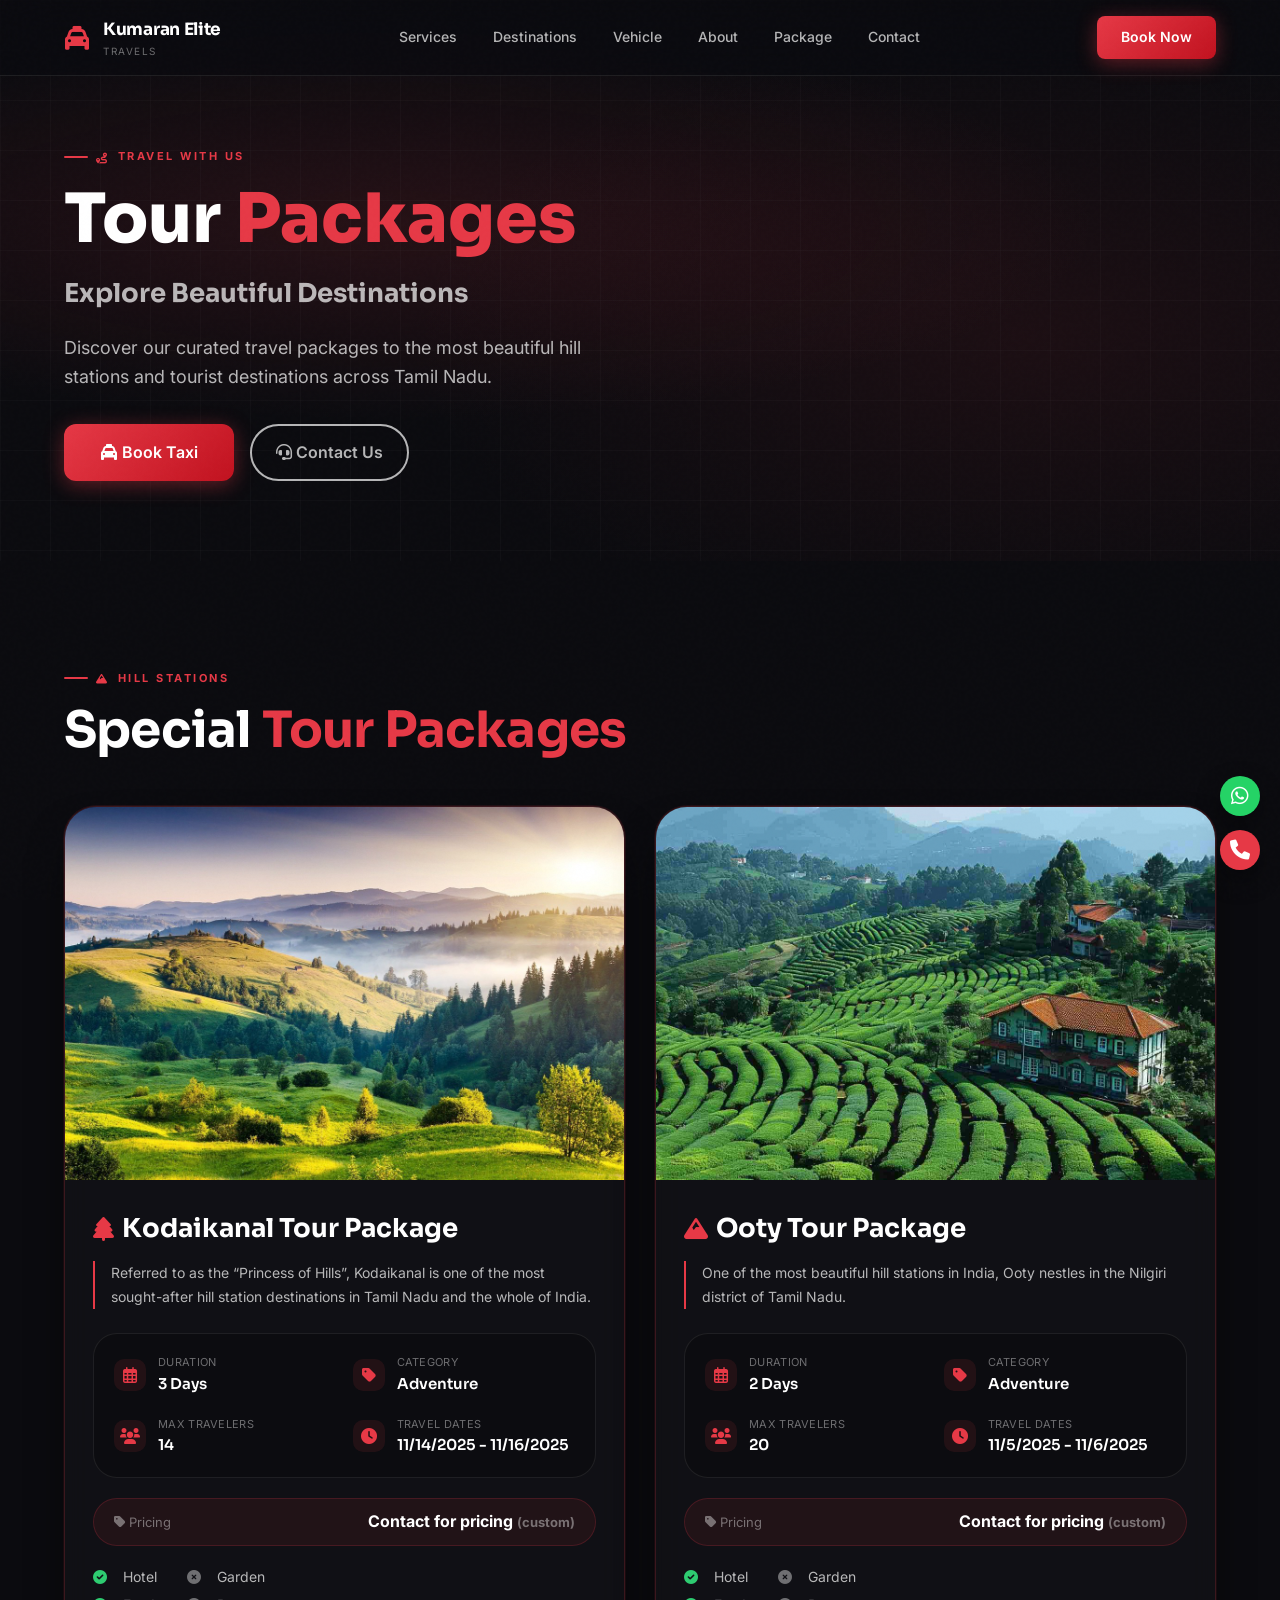
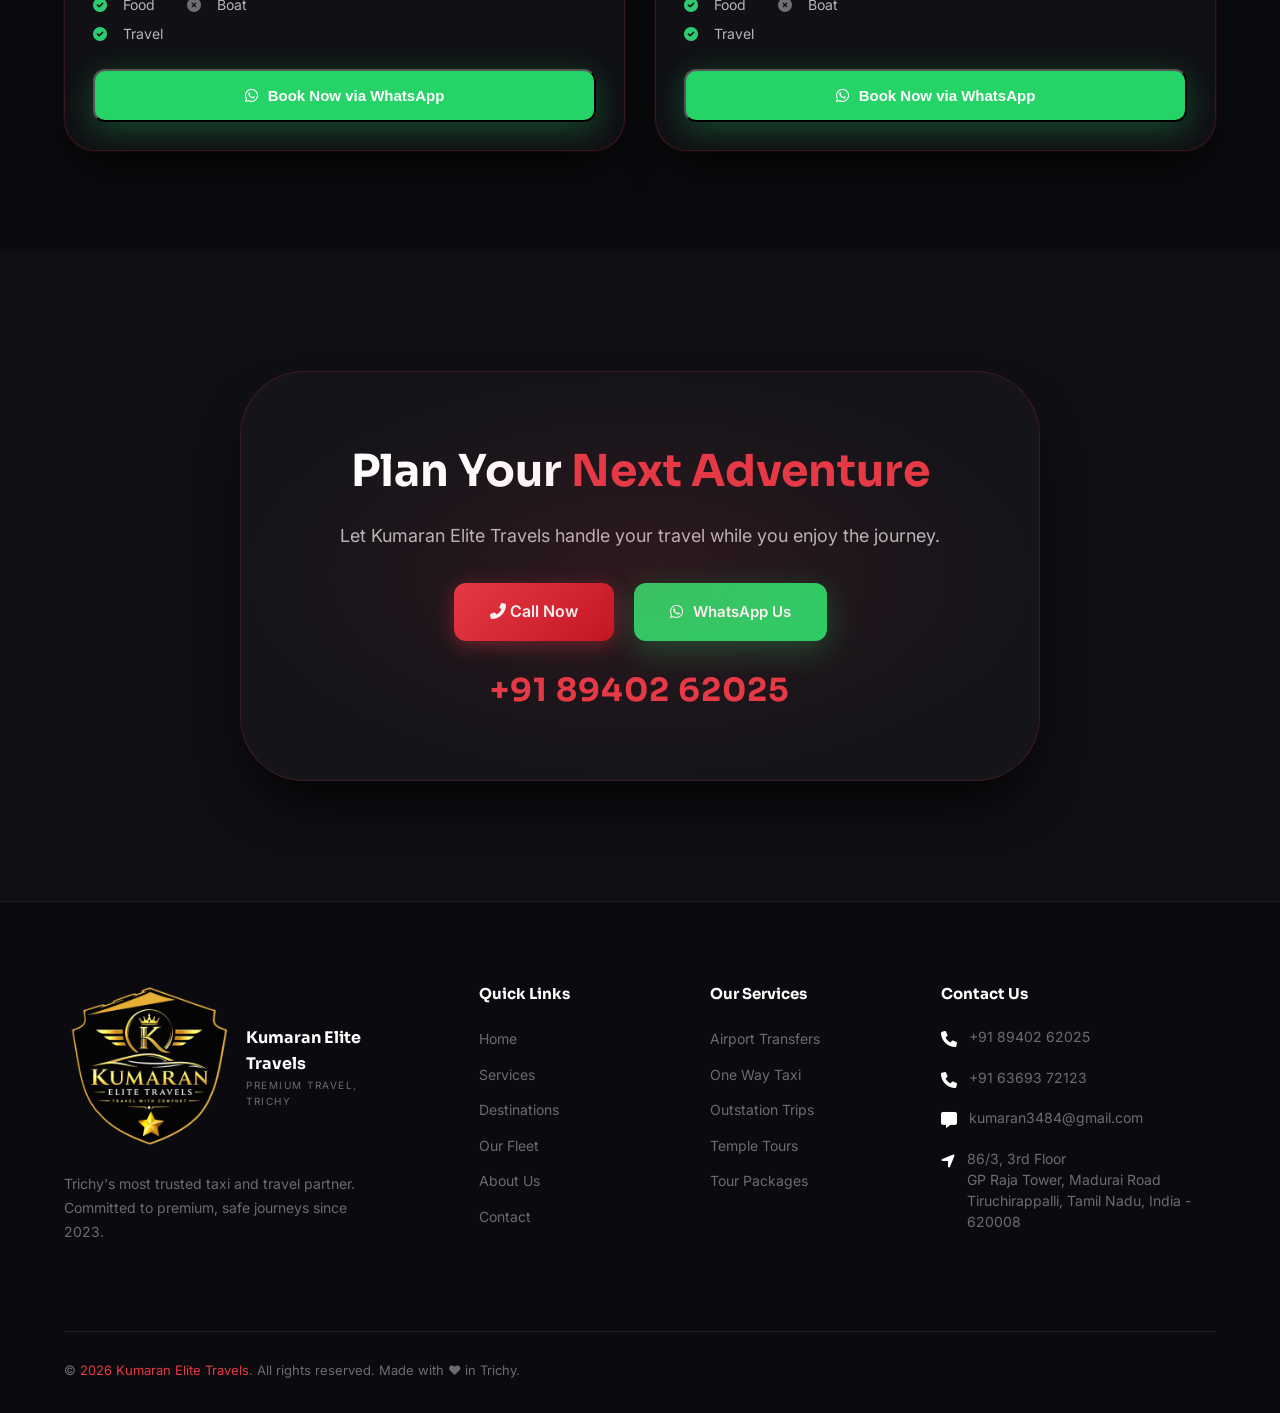
<file: package.html>
<!DOCTYPE html>
<html lang="en">
<head>
  <meta charset="UTF-8">
  <meta name="viewport" content="width=device-width, initial-scale=1.0">
  <title>Tour Packages | Kumaran Elite Travels Trichy</title>
    <link rel="shortcut icon" href="assets/kumaran_logo.png" type="image/x-icon">
    <!-- SEO -->
<meta name="description" content="Explore Kodaikanal, Ooty and Tamil Nadu tour packages with Kumaran Elite Travels. Trusted tours and travels company in Trichy offering comfortable travel and custom packages.">

<meta name="keywords" content="Tour Packages Trichy, Ooty Tour Package, Kodaikanal Tour Package, Kumaran Elite Travels, Tamil Nadu Tour Packages, Travels in Trichy">

<meta name="robots" content="index, follow">

<meta name="author" content="Kumaran Elite Travels">

<link rel="canonical" href="https://kumaranelitetravels.in/package.html">

<meta property="og:title" content="Tour Packages | Kumaran Elite Travels">

<meta property="og:description" content="Discover Ooty, Kodaikanal and Tamil Nadu tour packages with Kumaran Elite Travels.">

<meta property="og:type" content="website">

<meta property="og:url" content="https://kumaranelitetravels.in/package.html">

<meta property="og:image" content="https://kumaranelitetravels.in/assets/kumaran_logo.png">

<meta name="twitter:card" content="summary_large_image">

<meta name="twitter:title" content="Tour Packages | Kumaran Elite Travels">

<meta name="twitter:description" content="Explore Tamil Nadu tour packages with Kumaran Elite Travels in Trichy.">

<meta name="twitter:image" content="https://kumaranelitetravels.in/assets/kumaran_logo.png">

  <!-- Google Fonts: Sora + Inter -->
  <link rel="preconnect" href="https://fonts.googleapis.com">
  <link rel="preconnect" href="https://fonts.gstatic.com" crossorigin>
  <link href="https://fonts.googleapis.com/css2?family=Inter:opsz,wght@14..32,400;14..32,500;14..32,600;14..32,700;14..32,800&family=Sora:wght@400;600;700;800&display=swap" rel="stylesheet">
  <!-- Font Awesome 6 (free) -->
  <link rel="stylesheet" href="https://cdnjs.cloudflare.com/ajax/libs/font-awesome/6.0.0-beta3/css/all.min.css">
<link rel="stylesheet" href="style.css">
<style>
    /* ===== TOUR HERO ===== */
.hero-tours{
  position:relative;
  background:var(--bg);
  overflow:hidden;
  padding:140px 5% 80px;
}

.hero-bg{
  position:absolute;
  inset:0;
  background:
    radial-gradient(ellipse 80% 50% at 30% 40%,rgba(230,57,70,0.12),transparent 70%),
    radial-gradient(ellipse 60% 70% at 80% 60%,rgba(230,57,70,0.08),transparent 80%);
}

.hero-grid{
  position:absolute;
  inset:0;
  background-image:
    linear-gradient(rgba(255,255,255,0.02) 1px,transparent 1px),
    linear-gradient(90deg,rgba(255,255,255,0.02) 1px,transparent 1px);
  background-size:50px 50px;
  pointer-events:none;
}

.hero-content{
  max-width:700px;
  position:relative;
  z-index:5;
}

.hero-content h1{
  font-family:'Sora',sans-serif;
  font-size:clamp(44px,6vw,68px);
  font-weight:800;
  line-height:1.1;
  margin-bottom:16px;
}

.hero-content .highlight{
  color:var(--red);
}

.hero-content p{
  font-size:18px;
  color:var(--white-70);
  max-width:540px;
  margin:20px 0 32px;
}

.hero-buttons{
  display:flex;
  gap:16px;
  flex-wrap:wrap;
}


/* ===== TOURS SECTION ===== */

.tours-section{
  background:var(--bg);
}

.tours-grid{
  display:grid;
  grid-template-columns:repeat(2,1fr);
  gap:30px;
  margin-top:48px;
}


/* ===== TOUR CARD ===== */

.tour-card{
  background:rgba(20,20,25,0.6);
  backdrop-filter:blur(12px);
  border:1px solid rgba(230,57,70,0.2);
  border-radius:32px;
  overflow:hidden;
  box-shadow:0 25px 50px -18px #000,0 0 0 1px rgba(230,57,70,0.1);
  transition:all 0.4s cubic-bezier(0.2,0.9,0.3,1);
  display:flex;
  flex-direction:column;
}

.tour-card:hover{
  transform:translateY(-8px);
  border-color:rgba(230,57,70,0.4);
  box-shadow:0 30px 60px -15px #000,0 0 0 1px rgba(230,57,70,0.3);
}

.tour-img{
  width:100%;
  height:260px;
  object-fit:cover;
  border-bottom:2px solid rgba(230,57,70,0.3);
  transition:transform 0.6s ease;
}

.tour-card:hover .tour-img{
  transform:scale(1.02);
}

.tour-content{
  padding:28px;
  flex:1;
  display:flex;
  flex-direction:column;
}


/* ===== TOUR TEXT ===== */

.tour-title{
  font-family:'Sora',sans-serif;
  font-size:26px;
  font-weight:700;
  margin-bottom:12px;
  display:flex;
  align-items:center;
  gap:8px;
}

.tour-title i{
  color:var(--red);
  font-size:24px;
}

.tour-overview{
  font-size:14px;
  color:var(--white-70);
  margin-bottom:24px;
  line-height:1.7;
  border-left:2px solid var(--red);
  padding-left:16px;
}


/* ===== DETAILS GRID ===== */

.details-grid{
  display:grid;
  grid-template-columns:1fr 1fr;
  gap:20px 16px;
  background:rgba(0,0,0,0.2);
  border-radius:24px;
  padding:20px;
  border:1px solid var(--glass-border);
  margin-bottom:20px;
}

.detail-item{
  display:flex;
  align-items:center;
  gap:12px;
}

.detail-item i{
  width:32px;
  height:32px;
  background:rgba(230,57,70,0.1);
  border-radius:10px;
  display:flex;
  align-items:center;
  justify-content:center;
  color:var(--red);
  font-size:16px;
}

.detail-label{
  font-size:11px;
  color:var(--white-40);
  text-transform:uppercase;
  letter-spacing:0.3px;
}

.detail-value{
  font-size:15px;
  font-weight:600;
  font-family:'Sora',sans-serif;
}


/* ===== PRICING ===== */

.pricing-row{
  display:flex;
  justify-content:space-between;
  align-items:center;
  background:rgba(230,57,70,0.08);
  border-radius:40px;
  padding:10px 20px;
  margin-bottom:20px;
  border:1px solid rgba(230,57,70,0.2);
}

.pricing-label{
  font-size:13px;
  color:var(--white-40);
}

.pricing-value{
  font-weight:700;
  font-size:16px;
  color:var(--white);
}


/* ===== INCLUSIONS ===== */

.inclusion-row{
  display:flex;
  gap:24px;
  margin-bottom:24px;
  flex-wrap:wrap;
}

.inclusion-col{
  display:flex;
  flex-direction:column;
  gap:6px;
}

.inclusion-col span{
  font-size:14px;
  color:var(--white-70);
}

.inclusion-col i{
  width:20px;
  color:var(--red);
  margin-right:6px;
}

.inclusion-col.exclude i{
  color:var(--white-40);
}


/* ===== TOUR FOOTER ===== */

.tour-footer{
  margin-top:auto;
  display:flex;
  justify-content:flex-start;
}

.tour-footer .btn-whatsapp{
  width:100%;
  justify-content:center;
  padding:16px;
}


/* ===== CTA CARD (extra) ===== */

.cta-card{
  max-width:800px;
  margin:0 auto;
  background:var(--bg3);
  border:1px solid rgba(230,57,70,0.2);
  border-radius:64px;
  padding:64px 40px;
  box-shadow:0 30px 60px -20px black;
}

.cta-card h2{
  font-family:'Sora',sans-serif;
  font-size:44px;
  font-weight:700;
  margin-bottom:16px;
}

.cta-card p{
  color:var(--white-70);
  font-size:18px;
  margin-bottom:32px;
}

.cta-buttons{
  display:flex;
  gap:20px;
  justify-content:center;
  flex-wrap:wrap;
  margin-bottom:24px;
}

.phone-big{
  font-size:32px;
  font-weight:700;
  font-family:'Sora',sans-serif;
  color:var(--red);
  letter-spacing:1px;
}
.btn-outline{
    background:transparent;
    border:2px solid var(--white-70);
    color:var(--white-70);
    padding:14px 24px;
    border-radius:40px;
    font-weight:600;
    transition:all 0.3s ease;
}
.btn-outline:hover{background:var(--white-70);color:var(--bg);transform:translateY(-3px);box-shadow:0 16px 48px rgba(255,255,255,0.4);}

/* ===== RESPONSIVE ===== */

@media(max-width:900px){
  .tours-grid{
    grid-template-columns:1fr;
    max-width:600px;
    margin-left:auto;
    margin-right:auto;
  }
}

@media(max-width:768px){
  .hero-buttons{
    justify-content:center;
  }

  .hero-content{
    text-align:center;
    margin:0 auto;
  }

  .cta-card{
    padding:40px 24px;
  }
}

@media(max-width:480px){
  .details-grid{
    grid-template-columns:1fr;
  }

  .inclusion-row{
    flex-direction:column;
    gap:12px;
  }

  .tour-content{
    padding:20px;
  }
}
</style>
</head>
<body>
  <!-- NAVBAR (same as existing) -->
 <nav id="navbar">
  <a href="index.html" class="nav-logo">
    <i class="fas fa-taxi" style="color: var(--red); font-size: 24px;"></i>
    <div class="nav-logo-text">
      <div class="brand">Kumaran Elite</div>
      <div class="sub"> Travels</div>
    </div>
  </a>
  <div class="nav-links">
    <a href="index.html#services">Services</a>
    <a href="index.html#destinations">Destinations</a>
    <a href="vehicle.html">Vehicle</a>
    <a href="about.html">About</a>
    <a href="#">Package</a>
    <a href="index.html#contact">Contact</a>
  </div>
  <a href="book.html" class="nav-cta">Book Now</a>
  <button class="hamburger" id="hamburger" aria-label="Open menu"><span></span><span></span><span></span></button>
</nav>
<div class="mobile-menu" id="mobileMenu" role="dialog" aria-modal="true">
  <button class="close-menu" id="closeMenu" aria-label="Close menu">✕</button>
  <a href="index.html#services" onclick="closeMobileMenu()">Services</a>
  <a href="index.html#destinations" onclick="closeMobileMenu()">Destinations</a>
  <a href="vehicle.html" onclick="closeMobileMenu()">Vehicle</a>
  <a href="about.html" onclick="closeMobileMenu()">About</a>
  <a href="package.html" onclick="closeMobileMenu()">Package</a>
  <a href="index.html#contact" onclick="closeMobileMenu()">Contact</a>
  <a href="book.html" class="btn-primary" style="font-size:16px;">Book Now</a>
</div>



  <!-- HERO SECTION -->
  <section class="hero-tours">
    <div class="hero-bg"></div>
    <div class="hero-grid"></div>
    <div class="hero-content">
      <span class="section-label"><i class="fas fa-route"></i> TRAVEL WITH US</span>
      <h1>Tour <span class="highlight">Packages</span></h1>
      <h2 style="font-family: 'Sora', sans-serif; font-size: 26px; color: var(--white-70); margin-bottom: 10px;">Explore Beautiful Destinations</h2>
      <p>Discover our curated travel packages to the most beautiful hill stations and tourist destinations across Tamil Nadu.</p>
      <div class="hero-buttons">
        <a href="book.html" class="btn-primary"><i class="fas fa-taxi"></i> Book Taxi</a>
        <a href="#contact" class="btn-outline"><i class="fas fa-headset"></i> Contact Us</a>
      </div>
    </div>
  </section>

  <!-- TOUR PACKAGES SECTION (2‑column cards) -->
  <section class="tours-section">
    <div style="max-width: 1300px; margin: 0 auto;">
      <span class="section-label"><i class="fas fa-mountain"></i> HILL STATIONS</span>
      <h2 class="section-title">Special <span style="color: var(--red);">Tour Packages</span></h2>
      <div class="tours-grid">
        <!-- CARD 1 - KODAIKANAL -->
        <div class="tour-card">
            <img src="assets/kodai.jpg">
            <div class="tour-content">
            <h3 class="tour-title"><i class="fas fa-tree"></i> Kodaikanal Tour Package</h3>
            <p class="tour-overview">Referred to as the “Princess of Hills”, Kodaikanal is one of the most sought-after hill station destinations in Tamil Nadu and the whole of India.</p>
            
            <div class="details-grid">
              <div class="detail-item"><i class="far fa-calendar-alt"></i><div><div class="detail-label">Duration</div><div class="detail-value">3 Days</div></div></div>
              <div class="detail-item"><i class="fas fa-tag"></i><div><div class="detail-label">Category</div><div class="detail-value">Adventure</div></div></div>
              <div class="detail-item"><i class="fas fa-users"></i><div><div class="detail-label">Max Travelers</div><div class="detail-value">14</div></div></div>
              <div class="detail-item"><i class="fas fa-clock"></i><div><div class="detail-label">Travel Dates</div><div class="detail-value">11/14/2025 - 11/16/2025</div></div></div>
            </div>

            <div class="pricing-row">
              <span class="pricing-label"><i class="fas fa-tag"></i> Pricing</span>
              <span class="pricing-value">Contact for pricing <span style="color: var(--white-40); font-size:13px;">(custom)</span></span>
            </div>

            <div class="inclusion-row">
              <div class="inclusion-col">
                <span><i class="fas fa-check-circle" style="color: #2ecc71;"></i> Hotel</span>
                <span><i class="fas fa-check-circle" style="color: #2ecc71;"></i> Food</span>
                <span><i class="fas fa-check-circle" style="color: #2ecc71;"></i> Travel</span>
              </div>
              <div class="inclusion-col exclude">
                <span><i class="fas fa-times-circle" style="color: var(--white-40);"></i> Garden</span>
                <span><i class="fas fa-times-circle" style="color: var(--white-40);"></i> Boat</span>
              </div>
            </div>

            <div class="tour-footer">
              <button class="btn-whatsapp bookWaBtn" data-package="Kodaikanal Tour Package"><i class="fab fa-whatsapp"></i> Book Now via WhatsApp</button>
            </div>
          </div>
        </div>

        <!-- CARD 2 - OOTY -->
        <div class="tour-card">
          <img src="assets/ootyy.jpg" alt="ooty">
          <div class="tour-content">
            <h3 class="tour-title"><i class="fas fa-mountain"></i> Ooty Tour Package</h3>
            <p class="tour-overview">One of the most beautiful hill stations in India, Ooty nestles in the Nilgiri district of Tamil Nadu.</p>
            
            <div class="details-grid">
              <div class="detail-item"><i class="far fa-calendar-alt"></i><div><div class="detail-label">Duration</div><div class="detail-value">2 Days</div></div></div>
              <div class="detail-item"><i class="fas fa-tag"></i><div><div class="detail-label">Category</div><div class="detail-value">Adventure</div></div></div>
              <div class="detail-item"><i class="fas fa-users"></i><div><div class="detail-label">Max Travelers</div><div class="detail-value">20</div></div></div>
              <div class="detail-item"><i class="fas fa-clock"></i><div><div class="detail-label">Travel Dates</div><div class="detail-value">11/5/2025 - 11/6/2025</div></div></div>
            </div>

            <div class="pricing-row">
              <span class="pricing-label"><i class="fas fa-tag"></i> Pricing</span>
              <span class="pricing-value">Contact for pricing <span style="color: var(--white-40); font-size:13px;">(custom)</span></span>
            </div>

            <div class="inclusion-row">
              <div class="inclusion-col">
                <span><i class="fas fa-check-circle" style="color: #2ecc71;"></i> Hotel</span>
                <span><i class="fas fa-check-circle" style="color: #2ecc71;"></i> Food</span>
                <span><i class="fas fa-check-circle" style="color: #2ecc71;"></i> Travel</span>
              </div>
              <div class="inclusion-col exclude">
                <span><i class="fas fa-times-circle" style="color: var(--white-40);"></i> Garden</span>
                <span><i class="fas fa-times-circle" style="color: var(--white-40);"></i> Boat</span>
              </div>
            </div>

            <div class="tour-footer">
              <button class="btn-whatsapp bookWaBtn" data-package="Ooty Tour Package"><i class="fab fa-whatsapp"></i> Book Now via WhatsApp</button>
            </div>
          </div>
        </div>
      </div>
    </div>
  </section>

  <!-- CTA SECTION -->
  <section id="contact" class="cta-section">
    <div class="cta-card">
      <h2>Plan Your <span style="color: var(--red);">Next Adventure</span></h2>
      <p>Let Kumaran Elite Travels handle your travel while you enjoy the journey.</p>
      <div class="cta-buttons">
        <a href="tel:+918940262025" class="btn-primary"><i class="fas fa-phone-alt"></i> Call Now</a>
        <a href="https://wa.me/918940262025?text=Hello%20Kumaran%20Elite%20Travels%2C%20I%27m%20interested%20in%20your%20tour%20packages." target="_blank" class="btn-whatsapp"><i class="fab fa-whatsapp"></i> WhatsApp Us</a>
      </div>
      <div class="phone-big">+91 89402 62025</div>
    </div>
  </section>

  <!-- FOOTER (same as homepage) -->
  <footer>
  <div class="footer-grid">
    <div class="footer-brand">
      <div class="footer-logo">
        <img src="assets/kumaran_logo.png" alt="Kumaran Elite Travels" height="170" width="170"  loading="lazy">
        <div class="footer-logo-text"><div class="brand">Kumaran Elite Travels</div><div class="sub">Premium Travel, Trichy</div></div>
      </div>
      <p class="footer-desc">Trichy's most trusted taxi and travel partner. Committed to premium, safe journeys since 2023.</p>
    </div>
    <div class="footer-col">
      <h4>Quick Links</h4>
      <ul>
        <li><a href="index.html">Home</a></li>
        <li><a href="index.html#services">Services</a></li>
        <li><a href="index.html#destinations">Destinations</a></li>
        <li><a href="vehicle.html">Our Fleet</a></li>
        <li><a href="about.html">About Us</a></li>
        <li><a href="index.html#contact">Contact</a></li>
      </ul>
    </div>
    <div class="footer-col">
      <h4>Our Services</h4>
      <ul>
        <li><a href="index.html#services">Airport Transfers</a></li>
        <li><a href="index.html#services">One Way Taxi</a></li>
        <li><a href="index.html#services">Outstation Trips</a></li>
        <li><a href="index.html#services">Temple Tours</a></li>
        <li><a href="index.html#services">Tour Packages</a></li>
      </ul>
    </div>
    <div class="footer-col">
        <h4>Contact Us</h4>
        <div class="contact-item"><span class="contact-icon"><i class="fas fa-phone"></i></span><span class="contact-text"><a href="tel:+918940262025" style="color:inherit;">+91 89402 62025</a></span></div>
        <div class="contact-item"><span class="contact-icon"><i class="fas fa-phone"></i></span><span class="contact-text"><a href="tel:+916369372123" style="color:inherit;">+91 63693 72123</a></span></div>
        <div class="contact-item"><span class="contact-icon"><i class="fas fa-message"></i></span><span class="contact-text">kumaran3484@gmail.com</span></div>
        <div class="contact-item"><span class="contact-icon"><i class="fas fa-location-arrow"></i></span><span class="contact-text">86/3, 3rd Floor<br> GP Raja Tower, Madurai Road<br> Tiruchirappalli, Tamil Nadu, India - 620008</span></div>
      </div>
  </div>
  <div class="footer-bottom">
        <div class="footer-copy">© <span id="year"></span> <span>Kumaran Elite Travels</span>. All rights reserved. Made with ❤️ in Trichy.</div>
  </div>
</footer>

  <!-- BACK TO TOP BUTTON -->
<div class="floating-contact">
 <button id="backToTop" aria-label="Back to top">
    <i class="fas fa-arrow-up"></i>
  </button>

  <!-- WhatsApp -->
  <a href="https://wa.me/918940262025?text=Hi%20Kumaran%20Elite%20Travels,%20I%20need%20a%20taxi%20from%20Trichy."
     target="_blank"
     class="float-btn whatsapp">
    <i class="fab fa-whatsapp"></i>
  </a>

  <!-- Call -->
  <a href="tel:+918940262025"
     class="float-btn call">
    <i class="fas fa-phone"></i>
  </a>
  
   

</div>
  <!-- JAVASCRIPT: navbar, back to top, whatsapp buttons -->
  <script>
  document.getElementById("year").textContent = new Date().getFullYear();
    (function() {
      // navbar scroll effect
      const navbar = document.getElementById('navbar');
      window.addEventListener('scroll', () => {
        if (window.scrollY > 30) navbar.classList.add('scrolled');
        else navbar.classList.remove('scrolled');
      });

      // mobile menu
   
  const hamburger = document.getElementById('hamburger');
    const mobileMenu = document.getElementById('mobileMenu');
    const closeMenuBtn = document.getElementById('closeMenu');
       window.closeMobileMenu = function () { mobileMenu.classList.remove('open'); };
    hamburger.addEventListener("click", function () {
    mobileMenu.classList.toggle("open");
  });
    closeMenuBtn.addEventListener('click', function () { mobileMenu.classList.remove('open'); });

      const backToTopBtn = document.getElementById("backToTop");

  window.addEventListener("scroll", () => {

    if (window.scrollY > 400) {
      backToTopBtn.classList.add("show");
    } else {
      backToTopBtn.classList.remove("show");
    }

  });

  backToTopBtn.addEventListener("click", () => {

    window.scrollTo({
      top: 0,
      behavior: "smooth"
    });

  });

      // whatsapp booking buttons for packages
      const waButtons = document.querySelectorAll('.bookWaBtn');
      const phone = '918940262025';
      waButtons.forEach(btn => {
        btn.addEventListener('click', (e) => {
          e.preventDefault();
          const packageName = btn.getAttribute('data-package') || 'Tour Package';
          const message = `Hello Kumaran Elite Travels , I would like to book the ${packageName}. Please share availability and pricing.`;
          const waUrl = `https://wa.me/${phone}?text=${encodeURIComponent(message)}`;
          window.open(waUrl, '_blank');
        });
      });
    })();
  </script>
</body>
</html>
</file>
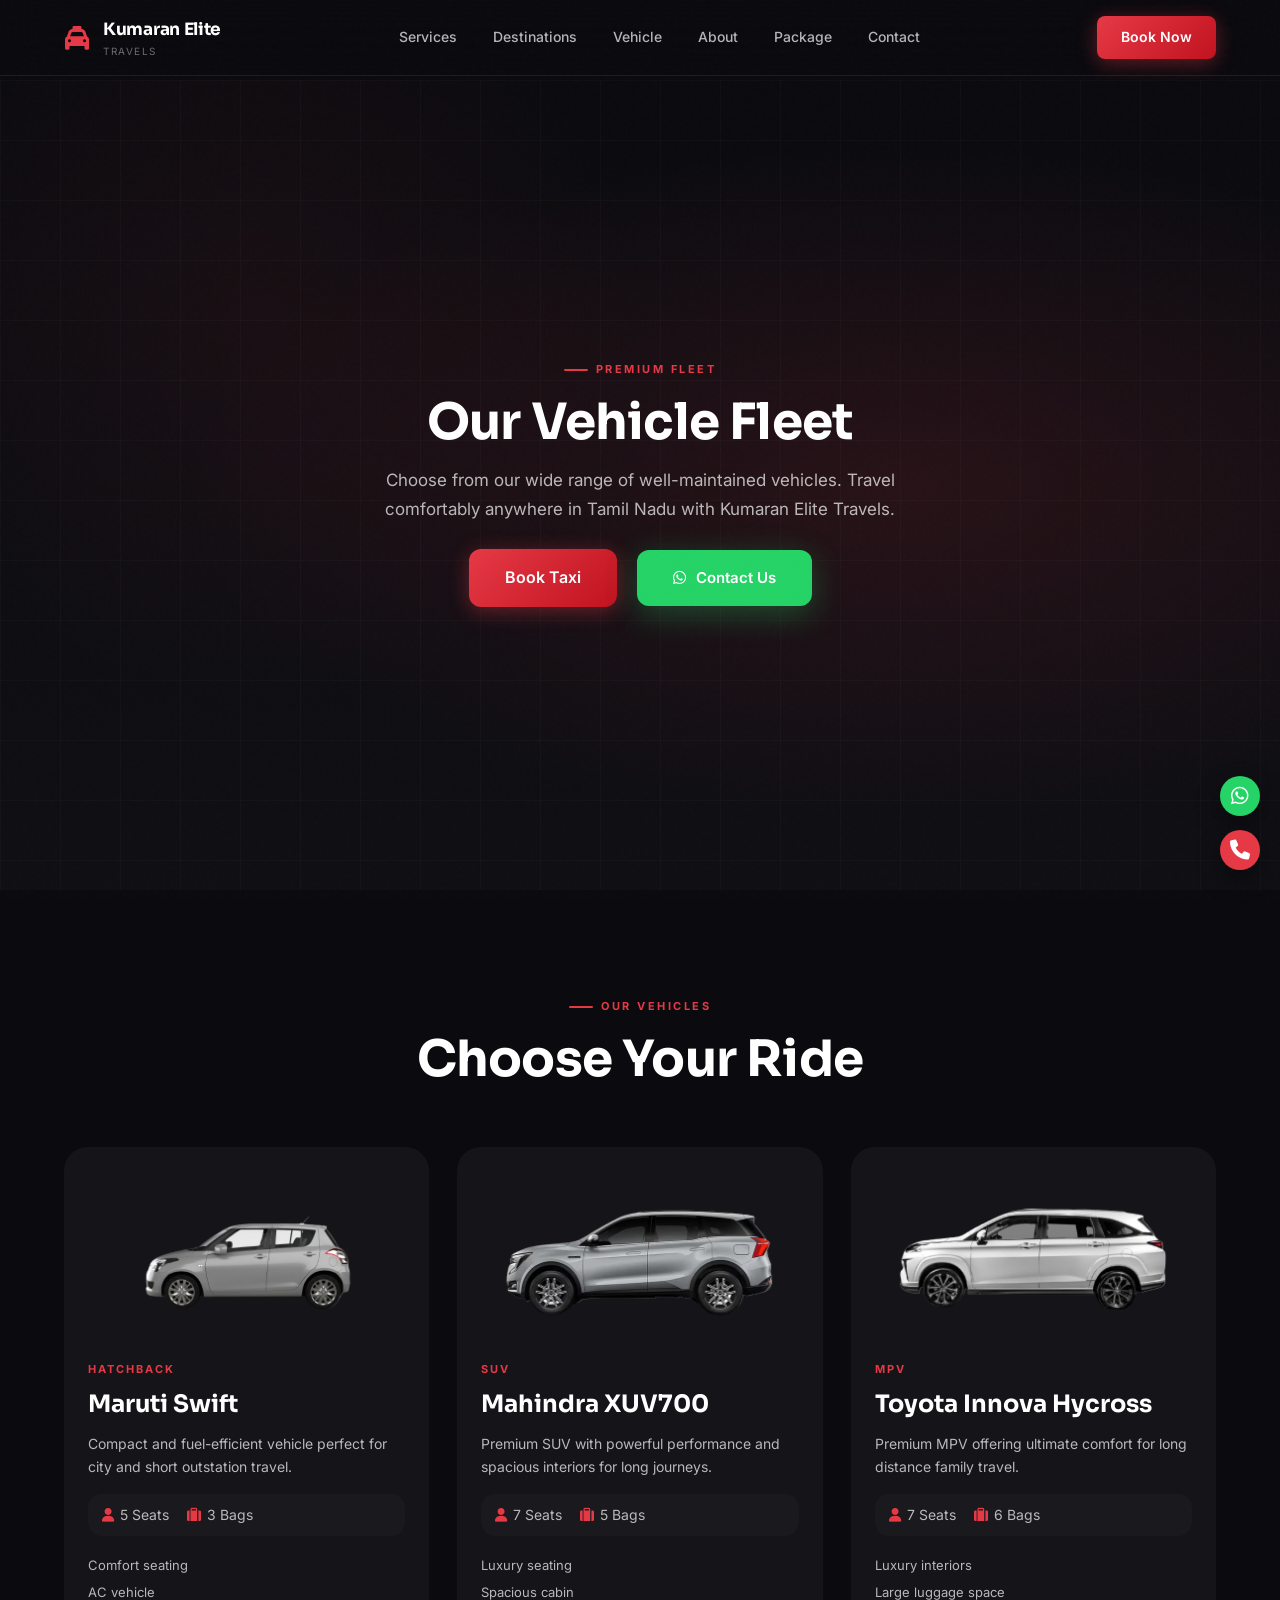
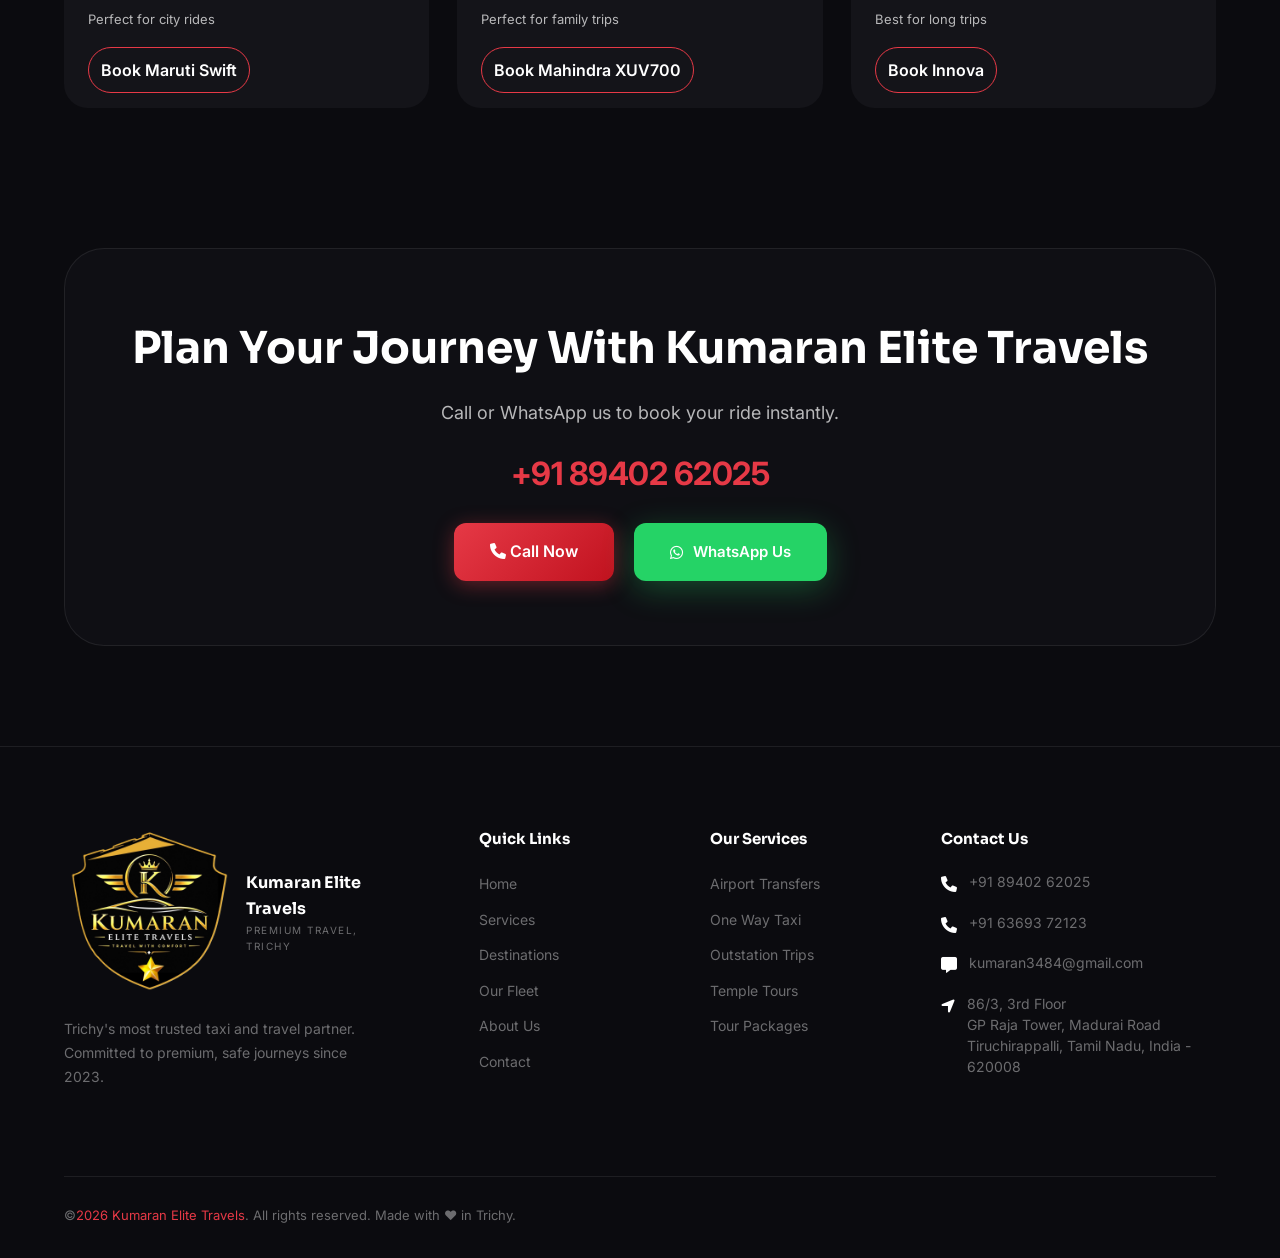
<file: vehicle.html>
<!DOCTYPE html>
<html lang="en">
<head>
<meta charset="UTF-8">
<meta name="viewport" content="width=device-width, initial-scale=1.0">

<title>Our Vehicle Fleet | Kumaran Elite Travels Trichy</title>
 <link rel="shortcut icon" href="assets/kumaran_logo.png" type="image/x-icon">
<!-- SEO Meta Tags -->
 <meta name="description" content="Explore the premium vehicle fleet of Kumaran Elite Travels in Trichy including hatchback, SUV and Innova taxi services for airport transfers, outstation trips and family travel.">

<meta name="keywords" content="Taxi Fleet Trichy, Kumaran Elite Travels, SUV Taxi Trichy, Innova Taxi Trichy, Hatchback Taxi Service, Outstation Taxi Trichy">

<meta name="robots" content="index, follow">

<meta name="author" content="Kumaran Elite Travels">

<link rel="canonical" href="https://kumaranelitetravels.in/vehicle.html">

<meta property="og:title" content="Vehicle Fleet | Kumaran Elite Travels">

<meta property="og:description" content="Choose from premium taxi vehicles including SUV, Innova and hatchback cars in Trichy.">

<meta property="og:type" content="website">

<meta property="og:url" content="https://kumaranelitetravels.in/vehicle.html">

<meta property="og:image" content="https://kumaranelitetravels.in/assets/kumaran_logo.png">

<meta name="twitter:card" content="summary_large_image">

<meta name="twitter:title" content="Vehicle Fleet | Kumaran Elite Travels">

<meta name="twitter:description" content="Premium taxi fleet in Trichy with hatchback, SUV and Innova travel options.">

<meta name="twitter:image" content="https://kumaranelitetravels.in/assets/kumaran_logo.png">



<link rel="stylesheet" href="style.css">

<link rel="preconnect" href="https://fonts.googleapis.com">
<link rel="preconnect" href="https://fonts.gstatic.com" crossorigin>

<link href="https://fonts.googleapis.com/css2?family=Sora:wght@400;600;700;800&family=Inter:wght@400;500;600&display=swap" rel="stylesheet">

<link rel="stylesheet" href="https://cdnjs.cloudflare.com/ajax/libs/font-awesome/6.0.0-beta3/css/all.min.css">
<style>

/* ===== HERO ===== */


.fleet-hero{
margin-top:80px;
min-height:90vh;
display:flex;
align-items:center;
justify-content:center;
text-align:center;
background:var(--bg);
position:relative;   /* IMPORTANT */
overflow:hidden;
}

.fleet-hero-container{
max-width:900px;
margin:auto;
position:relative;
z-index:10; /* content above background */
}

.hero-booking-bg{   
position:absolute;
inset:0;
z-index:0;
background:
radial-gradient(ellipse 80% 60% at 70% 50%,rgba(230,57,70,0.12),transparent 70%),
radial-gradient(ellipse 50% 80% at 20% 30%,rgba(230,57,70,0.06),transparent 60%),
linear-gradient(180deg,var(--bg),var(--bg2));
}

.hero-booking-grid{
position:absolute;
inset:0;
z-index:0;
background-image:
linear-gradient(rgba(255,255,255,0.02) 1px,transparent 1px),
linear-gradient(90deg,rgba(255,255,255,0.02) 1px,transparent 1px);
background-size:60px 60px;
}

/* ===== FLEET GRID ===== */

.fleet-grid{
display:grid;
grid-template-columns:repeat(3,1fr);
gap:28px;
margin-top:60px;
}


/* ===== FLEET CARD ===== */

.fleet-card{
background:var(--bg3);
border:none;
border-radius:24px;
padding:24px;
transition:all .35s ease;
position:relative;
overflow:hidden;
}

.fleet-card:hover{
transform:translateY(0px);
box-shadow: 0 24px 60px rgba(0, 0, 0, 0);;
border:none ;
}


/* ===== CAR IMAGE ===== */

.fleer-image{
display:flex;
justify-content:center;
margin-bottom:20px;
}

.fleet-image img{
width:350px;
height:auto;
}


/* ===== VEHICLE TEXT ===== */

.fleet-type{
font-size:11px;
color:var(--red);
font-weight:700;
letter-spacing:2px;
text-transform:uppercase;
margin-bottom:6px;
}
.journey-cta{
  background:var(--bg2);
  border-radius:40px;
  padding:64px 48px;
  text-align:center;
  border:1px solid var(--glass-border);
  margin-top:40px;
}

.journey-cta h2{
  font-family:'Sora',sans-serif;
  font-size:clamp(32px,5vw,44px);
  font-weight:700;
  margin-bottom:16px;
}


.journey-cta .phone-number{
  font-size:32px;
  font-weight:700;
  color:var(--red);
  letter-spacing:-0.5px;
  margin:20px 0 24px;
}


.fleet-name{
font-family:'Sora',sans-serif;
font-size:24px;
font-weight:700;
margin-bottom:10px;
}

.fleet-desc{
font-size:14px;
color:var(--white-70);
margin-bottom:16px;
}


/* ===== SPECS ===== */

.spec-row{
display:flex;
gap:18px;
margin-bottom:16px;
padding:10px 14px;
background:rgba(255,255,255,0.02);
border-radius:14px;
}

.spec-item{
font-size:14px;
color:var(--white-70);
display:flex;
align-items:center;
gap:6px;
}

.spec-item i{
color:var(--red);
}


/* ===== FEATURES ===== */

.features-list li{
font-size:13px;
color:var(--white-70);
padding:3px 0;
}


/* ===== BOOK BUTTON ===== */

.book-btn{
margin-top:16px;
width:100%;
border:1px solid var(--red);
padding:12px;
border-radius:30px;
font-weight:600;
background:transparent;
color:#fff;
cursor:pointer;
transition:all .3s;
}

.book-btn:hover{
background:var(--red);
box-shadow:0 8px 24px var(--red-glow);
}


/* ===== RESPONSIVE ===== */

@media(max-width:1024px){

.fleet-grid{
grid-template-columns:repeat(2,1fr);
}

}

@media(max-width:768px){

.fleet-grid{
grid-template-columns:1fr;
}

}

</style>

</head>

<body>

<!-- ===== NAVBAR (reuse homepage navbar) ===== -->
<nav id="navbar">
  <a href="index.html" class="nav-logo">
    <i class="fas fa-taxi" style="color: var(--red); font-size: 24px;"></i>
    <div class="nav-logo-text">
      <div class="brand">Kumaran Elite</div>
      <div class="sub"> Travels</div>
    </div>
  </a>
  <div class="nav-links">
    <a href="index.html#services">Services</a>
    <a href="index.html#destinations">Destinations</a>
    <a href="vehicle.html">Vehicle</a>
    <a href="about.html">About</a>
    <a href="package.html">Package</a>
    <a href="index.html#contact">Contact</a>
  </div>
  <a href="book.html" class="nav-cta">Book Now</a>
  <button class="hamburger" id="hamburger" aria-label="Open menu"><span></span><span></span><span></span></button>
</nav>
<div class="mobile-menu" id="mobileMenu" role="dialog" aria-modal="true">
  <button class="close-menu" id="closeMenu" aria-label="Close menu">✕</button>
  <a href="index.html#services" onclick="closeMobileMenu()">Services</a>
  <a href="index.html#destinations" onclick="closeMobileMenu()">Destinations</a>
  <a href="#" onclick="closeMobileMenu()">Vehicle</a>
  <a href="about.html" onclick="closeMobileMenu()">About</a>
  <a href="package.html" onclick="closeMobileMenu()">Package</a>
  <a href="index.html#contact" onclick="closeMobileMenu()">Contact</a>
  <a href="book.html" class="btn-primary" style="font-size:16px;">Book Now</a>
</div>



<!-- ===== HERO ===== -->
<section class="fleet-hero">

<div class="hero-booking-bg"></div>
<div class="hero-booking-grid"></div>

<div class="fleet-hero-container">

<div class="section-label" style="justify-content:center;">Premium Fleet</div>

<h1 class="section-title">Our Vehicle Fleet</h1>

<p class="section-sub" style="margin:auto;">
Choose from our wide range of well-maintained vehicles. Travel comfortably anywhere in Tamil Nadu with Kumaran Elite Travels.
</p><br>

<div class="hero-buttons">
<a href="book.html" class="btn-primary" style="margin-bottom: 10px;">Book Taxi</a>&nbsp;&nbsp;&nbsp;&nbsp;
<a href="https://wa.me/918940262025?text=Hi%20Kumaran%20Elite%20Travels%2C%20I%20need%20to%20book%20a%20taxi%20from%20Trichy." target="_blank" class="btn-whatsapp">
<i class="fab fa-whatsapp"></i> Contact Us
</a>
</div>

</div>

</section>

<!-- ===== FLEET ===== -->

<section id="fleet">

<div style="text-align:center">

<div class="section-label" style="justify-content:center;">Our Vehicles</div>

<h2 class="section-title">Choose Your Ride</h2>

</div>


<div class="fleet-grid">


<!-- Swift -->

<div class="fleet-card">

<div class="fleet-image">
<img src="assets/swift.png">
</div>

<div class="fleet-type">Hatchback</div>

<div class="fleet-name">Maruti Swift</div>

<p class="fleet-desc">
Compact and fuel-efficient vehicle perfect for city and short outstation travel.
</p>

<div class="spec-row">

<span class="spec-item"><i class="fas fa-user"></i> 5 Seats</span>

<span class="spec-item"><i class="fas fa-suitcase"></i> 3 Bags</span>

</div>

<ul class="features-list">

<li>Comfort seating</li>
<li>AC vehicle</li>
<li>Perfect for city rides</li>

</ul>
<br>
<a class="book-btn" href="https://wa.me/918940262025?text=Hello%20Kumaran%20Elite%20Travels,%20I%E2%80%99d%20like%20to%20check%20the%20availability%20of%20a%20*Hatchback%20(Maruti%20Swift)*%20for%20my%20trip.%20Please%20share%20the%20availability%20and%20fare%20details." target="_blank">
Book Maruti Swift
</a>

</div>



<!-- XUV -->

<div class="fleet-card">

<div class="fleet-image">
<img src="assets/xuv.png">
</div>

<div class="fleet-type">SUV</div>

<div class="fleet-name">Mahindra XUV700</div>

<p class="fleet-desc">
Premium SUV with powerful performance and spacious interiors for long journeys.
</p>

<div class="spec-row">

<span class="spec-item"><i class="fas fa-user"></i> 7 Seats</span>

<span class="spec-item"><i class="fas fa-suitcase"></i> 5 Bags</span>

</div>

<ul class="features-list">

<li>Luxury seating</li>
<li>Spacious cabin</li>
<li>Perfect for family trips</li>

</ul>

<br>
<a class="book-btn" href="https://wa.me/918940262025?text=Hello%20Kumaran%20Elite%20Travels,%20I%E2%80%99d%20like%20to%20check%20the%20availability%20of%20a%20*SUV%20(Mahindra%20XUV700)*%20for%20my%20trip.%20Please%20share%20the%20availability%20and%20fare%20details." target="_blank">
Book Mahindra XUV700
</a>

</div>



<!-- Innova -->

<div class="fleet-card">

<div class="fleet-image">
<img src="assets/hycross.png">
</div>

<div class="fleet-type">MPV</div>

<div class="fleet-name">Toyota Innova Hycross</div>

<p class="fleet-desc">
Premium MPV offering ultimate comfort for long distance family travel.
</p>

<div class="spec-row">

<span class="spec-item"><i class="fas fa-user"></i> 7 Seats</span>

<span class="spec-item"><i class="fas fa-suitcase"></i> 6 Bags</span>

</div>

<ul class="features-list">

<li>Luxury interiors</li>
<li>Large luggage space</li>
<li>Best for long trips</li>

</ul><br>

<a class="book-btn" href="https://wa.me/918940262025?text=Hello%20Kumaran%20Elite%20Travels,%20I%E2%80%99d%20like%20to%20check%20the%20availability%20of%20a%20*MPV%20(Toyota%20Innova%20Hycross)*%20for%20my%20trip.%20Please%20share%20the%20availability%20and%20fare%20details." target="_blank">
Book Innova
</a>

</div>


</div>

</section>

  <section id="contact" style="background: var(--bg); padding-top: 0;">
    <div class="journey-cta">
      <h2>Plan Your Journey With Kumaran Elite Travels</h2>
      <p style="font-size: 18px; color: var(--white-70); margin-bottom: 16px;">Call or WhatsApp us to book your ride instantly.</p>
      <div class="phone-number">+91 89402 62025</div>
      <div style="display: flex; gap: 20px; justify-content: center; flex-wrap: wrap;">
        <a href="tel:+918940262025" class="btn-primary"><i class="fas fa-phone"></i> Call Now</a>
        <a href="https://wa.me/918940262025?text=Hi%20Kumaran%20Elite%20Travels%2C%20I%20need%20to%20book%20a%20taxi%20from%20Trichy." target="_blank" class="btn-whatsapp"><i class="fab fa-whatsapp"></i> WhatsApp Us</a>
      </div>
    </div>
  </section>
<footer>
  <div class="footer-grid">
    <div class="footer-brand">
      <div class="footer-logo">
        <img src="assets/kumaran_logo.png" alt="Kumaran Elite Travels" height="170" width="170"  loading="lazy">
        <div class="footer-logo-text"><div class="brand">Kumaran Elite Travels</div><div class="sub">Premium Travel, Trichy</div></div>
      </div>
      <p class="footer-desc">Trichy's most trusted taxi and travel partner. Committed to premium, safe journeys since 2023.</p>
    </div>
    <div class="footer-col">
      <h4>Quick Links</h4>
      <ul>
        <li><a href="index.html">Home</a></li>
        <li><a href="index.html#services">Services</a></li>
        <li><a href="index.html#destinations">Destinations</a></li>
        <li><a href="#">Our Fleet</a></li>
        <li><a href="about.html">About Us</a></li>
        <li><a href="index.html#contact">Contact</a></li>
      </ul>
    </div>
    <div class="footer-col">
      <h4>Our Services</h4>
      <ul>
        <li><a href="index.html#services">Airport Transfers</a></li>
        <li><a href="index.html#services">One Way Taxi</a></li>
        <li><a href="index.html#services">Outstation Trips</a></li>
        <li><a href="index.html#services">Temple Tours</a></li>
        <li><a href="index.html#services">Tour Packages</a></li>
      </ul>
    </div>
    <div class="footer-col">
        <h4>Contact Us</h4>
        <div class="contact-item"><span class="contact-icon"><i class="fas fa-phone"></i></span><span class="contact-text"><a href="tel:+918940262025" style="color:inherit;">+91 89402 62025</a></span></div>
        <div class="contact-item"><span class="contact-icon"><i class="fas fa-phone"></i></span><span class="contact-text"><a href="tel:+916369372123" style="color:inherit;">+91 63693 72123</a></span></div>
        <div class="contact-item"><span class="contact-icon"><i class="fas fa-message"></i></span><span class="contact-text">kumaran3484@gmail.com</span></div>
        <div class="contact-item"><span class="contact-icon"><i class="fas fa-location-arrow"></i></span><span class="contact-text">86/3, 3rd Floor<br> GP Raja Tower, Madurai Road<br> Tiruchirappalli, Tamil Nadu, India - 620008</span></div>
      </div>
  </div>
  <div class="footer-bottom">
    <div class="footer-copy">©<span id="year"></span> <span>Kumaran Elite Travels</span>. All rights reserved. Made with ❤️ in Trichy.</div>
  </div>
</footer>


<div class="floating-contact">
 <button id="backToTop" aria-label="Back to top">
    <i class="fas fa-arrow-up"></i>
  </button>

  <!-- WhatsApp -->
  <a href="https://wa.me/918940262025?text=Hi%20Kumaran%20Elite%20Travels,%20I%20need%20a%20taxi%20from%20Trichy."
     target="_blank"
     class="float-btn whatsapp">
    <i class="fab fa-whatsapp"></i>
  </a>

  <!-- Call -->
  <a href="tel:+918940262025"
     class="float-btn call">
    <i class="fas fa-phone"></i>
  </a>
  
   

</div>

</body>
<script>
document.getElementById("year").textContent = new Date().getFullYear();
   const backToTopBtn = document.getElementById("backToTop");

  window.addEventListener("scroll", () => {

    if (window.scrollY > 400) {
      backToTopBtn.classList.add("show");
    } else {
      backToTopBtn.classList.remove("show");
    }

  });

  backToTopBtn.addEventListener("click", () => {

    window.scrollTo({
      top: 0,
      behavior: "smooth"
    });

  });
  (function() {
    const navbar = document.getElementById('navbar');
    const hamburger = document.getElementById('hamburger');
    const mobileMenu = document.getElementById('mobileMenu');
    const closeMenuBtn = document.getElementById('closeMenu');
    window.addEventListener('scroll', function() { navbar.classList.toggle('scrolled', window.scrollY > 60); });
    window.closeMobileMenu = function() { mobileMenu.classList.remove('open'); };
    hamburger.addEventListener('click', function() { mobileMenu.classList.toggle('open'); });
    closeMenuBtn.addEventListener('click', function() { mobileMenu.classList.remove('open'); });

  })();
</script>
</html>
</file>
<file: style.css>
/* ===== GLOBAL ===== */
      :root {
        --red: #E63946;
        --red-deep: #C1121F;
        --red-glow: rgba(230,57,70,0.4);
        --bg: #0B0B0F;
        --bg2: #0F0F14;
        --bg3: #141419;
        --bg4: #1A1A22;
        --glass: rgba(255,255,255,0.04);
        --glass-border: rgba(255,255,255,0.08);
        --white: #FFFFFF;
        --white-70: rgba(255,255,255,0.7);
        --white-40: rgba(255,255,255,0.4);
      }
      *,*::before,*::after{box-sizing:border-box;margin:0;padding:0;}
      html{scroll-behavior:smooth;}
      body{background:var(--bg);color:var(--white);font-family:'Inter',sans-serif;overflow-x:hidden;line-height:1.6;}
      body::before{content:'';position:fixed;inset:0;background-image:url("data:image/svg+xml,%3Csvg viewBox='0 0 256 256' xmlns='http://www.w3.org/2000/svg'%3E%3Cfilter id='noise'%3E%3CfeTurbulence type='fractalNoise' baseFrequency='0.9' numOctaves='4' stitchTiles='stitch'/%3E%3C/filter%3E%3Crect width='100%25' height='100%25' filter='url(%23noise)' opacity='0.03'/%3E%3C/svg%3E");pointer-events:none;z-index:9999;opacity:0.4;}
      section{padding:100px 5%;position:relative;}
      a{text-decoration:none;}
      ul{list-style:none;}
      img{max-width:100%;display:block;}

      /* ===== TYPOGRAPHY ===== */
      .section-label{display:inline-flex;align-items:center;gap:8px;font-size:11px;font-weight:700;color:var(--red);text-transform:uppercase;letter-spacing:2.5px;margin-bottom:16px;}
      .section-label::before{content:'';display:block;width:24px;height:2px;background:var(--red);border-radius:1px;}
      .section-title{font-family:'Sora',sans-serif;font-size:clamp(32px,4vw,50px);font-weight:700;line-height:1.1;letter-spacing:-0.8px;margin-bottom:16px;}
      .section-sub{font-size:17px;color:var(--white-70);max-width:580px;line-height:1.7;}

      /* ===== BUTTONS ===== */
      .btn-primary{background:linear-gradient(135deg,var(--red),var(--red-deep));color:#fff;border:none;padding:16px 36px;border-radius:12px;font-weight:600;font-size:16px;display:inline-block;box-shadow:0 4px 20px var(--red-glow);transition:all 0.3s;cursor:pointer;}
      .btn-primary:hover{transform:translateY(-3px);box-shadow:0 16px 48px rgba(230,57,70,0.5);}
      .btn-whatsapp{display:inline-flex;align-items:center;gap:10px;background:#25D366;color:#fff;padding:16px 36px;border-radius:12px;font-size:15px;font-weight:600;transition:all 0.3s;box-shadow:0 8px 32px rgba(37,211,102,0.3);}
      .btn-whatsapp:hover{transform:translateY(-3px);box-shadow:0 16px 40px rgba(37,211,102,0.4);}

      /* ===== ANIMATIONS ===== */
      @keyframes particleFloat{0%{transform:translateY(0) scale(0);opacity:0;}10%{opacity:0.8;transform:translateY(-20vh) scale(1);}50%{opacity:0.4;transform:translateY(-50vh) scale(0.8);}90%{opacity:0.2;transform:translateY(-80vh) scale(0.5);}100%{transform:translateY(-100vh) scale(0);opacity:0;}}
      @keyframes testimonialScroll{0%{transform:translateX(0);}100%{transform:translateX(-50%);}}
      
      /* FLOATING CONTACT BUTTONS */

.float-btn,
#backToTop{
  width: 40px;
  height: 40px;
  border-radius: 50%;
  padding: 10px;
  display: flex;
  align-items: center;
  justify-content: center;
  color: white;
  font-size: 20px;
  text-decoration: none;
  border: none;
  cursor: pointer;
  box-shadow: 0 10px 25px rgba(0,0,0,0.35);
   
}
#backToTop{
  opacity:0;
  visibility:hidden;
}

/* WhatsApp */

.whatsapp{
  background:#25D366;
}

/* Phone */

.call{
  background:#E63946;
}

/* Top button */

#backToTop{
  background:linear-gradient(135deg,var(--red),var(--red-deep));
}
  .floating-contact{
  position: fixed;
  right: 25px;
  bottom: 30px;
  display: flex;
  flex-direction: column-reverse; /* important */
  gap: 14px;
  z-index: 9999;
}

  #backToTop.show{
    opacity:1;
    visibility:visible;
    transform:translateY(0);
  }

  #backToTop:hover{
    transform:translateY(-3px);
    box-shadow:0 16px 40px rgba(230,57,70,0.5);
  }
.floating-contact{
  position: fixed;
  right: 20px;
  bottom: 30px;
  display: flex;
  flex-direction: column;
  gap: 14px;
  z-index: 9999;
}


.float-btn:hover{
  transform: scale(1.1);
}

/* WhatsApp */

.float-btn.whatsapp{
  background: #25D366;
}

/* Call */

.float-btn.call{
  background: #E63946;
}

      /* ===== NAVBAR ===== */
      #navbar{position:fixed;top:0;left:0;right:0;z-index:1000;padding:0 5%;height:76px;display:flex;align-items:center;justify-content:space-between;background:rgba(11,11,15,0.6);backdrop-filter:blur(24px);-webkit-backdrop-filter:blur(24px);border-bottom:1px solid var(--glass-border);transition:all 0.3s ease;}
      #navbar.scrolled{background:rgba(11,11,15,0.95);height:64px;}
      .nav-logo{display:flex;align-items:center;gap:12px;}
      .nav-logo-text .brand{font-family:'Sora',sans-serif;font-weight:700;font-size:17px;color:var(--white);letter-spacing:-0.3px;}
      .nav-logo-text .sub{font-size:10px;color:var(--white-40);text-transform:uppercase;letter-spacing:1.5px;}
      .nav-links{display:flex;align-items:center;gap:36px;}
      .nav-links a{color:var(--white-70);font-size:14px;font-weight:500;transition:color 0.2s;position:relative;}
      .nav-links a::after{content:'';position:absolute;bottom:-4px;left:0;width:0;height:1px;background:var(--red);transition:width 0.3s;}
      .nav-links a:hover{color:var(--white);}
      .nav-links a:hover::after{width:100%;}
      .nav-cta{background:linear-gradient(135deg,var(--red),var(--red-deep));color:#fff;padding:10px 24px;border-radius:8px;font-size:14px;font-weight:600;box-shadow:0 4px 20px var(--red-glow);transition:all 0.3s;}
      .nav-cta:hover{transform:translateY(-1px);box-shadow:0 8px 30px var(--red-glow);}
      .hamburger{display:none;flex-direction:column;gap:5px;cursor:pointer;background:none;border:none;}
      .hamburger span{display:block;width:24px;height:2px;background:var(--white);border-radius:2px;}
      .mobile-menu{position:fixed;inset:0;background:rgba(11,11,15,0.97);backdrop-filter:blur(24px);z-index:999;display:flex;flex-direction:column;align-items:center;justify-content:center;gap:32px;transform:translateX(100%);transition:transform 0.4s cubic-bezier(0.25,0.46,0.45,0.94);}
      .mobile-menu.open{transform:translateX(0);}
      .mobile-menu a{font-family:'Sora',sans-serif;font-size:28px;font-weight:700;color:var(--white);}
      .mobile-menu a:hover{color:var(--red);}
      .close-menu{position:absolute;top:28px;right:5%;font-size:28px;cursor:pointer;color:var(--white-70);background:none;border:none;}

      /* ===== HERO ===== */
      .hero-booking{position:relative;margin-top:-90px;min-height:100vh;background:var(--bg);overflow:hidden;display:flex;align-items:center;padding:120px 5% 80px;}
      .hero-booking-bg{position:absolute;inset:0;background:radial-gradient(ellipse 80% 60% at 70% 50%,rgba(230,57,70,0.12),transparent 70%),radial-gradient(ellipse 50% 80% at 20% 30%,rgba(230,57,70,0.06),transparent 60%),linear-gradient(180deg,var(--bg),var(--bg2));}
      .hero-booking-grid{position:absolute;inset:0;background-image:linear-gradient(rgba(255,255,255,0.02) 1px,transparent 1px),linear-gradient(90deg,rgba(255,255,255,0.02) 1px,transparent 1px);background-size:60px 60px;}
      .particles-container{position:absolute;inset:0;overflow:hidden;pointer-events:none;}
      .particle{position:absolute;border-radius:50%;opacity:0;background:var(--red);pointer-events:none;animation:particleFloat linear infinite;}
      .hero-booking-container{display:grid;grid-template-columns:2fr 1fr;align-items:center;max-width:1400px;margin:0 auto;position:relative;z-index:10;width:100%;gap:48px;}
      .hero-left .badge{display:inline-block;background:rgba(230,57,70,0.12);border:1px solid rgba(230,57,70,0.3);padding:6px 16px;border-radius:100px;font-size:12px;color:var(--red);margin-bottom:24px;}
      .hero-left h1{font-family:'Sora',sans-serif;font-size:clamp(38px,4.5vw,56px);font-weight:800;line-height:1.1;letter-spacing:-1.5px;margin-bottom:20px;}
      .hero-left .highlight{color:var(--red);}
      .hero-left p{font-size:18px;color:var(--white-70);max-width:500px;margin-bottom:16px;}
      .trust-badges{display:flex;gap:24px;flex-wrap:wrap;margin-top:16px;}
      .trust-badges span{display:flex;align-items:center;gap:8px;font-size:14px;color:var(--white-70);}
      .trust-badges i{color:#F4C842;}

      /* ===== BOOKING FORM ===== */
      .booking-card{margin-top: 100px;border:1px solid rgba(230,57,70,0.48);border-radius:32px;padding:30px;width:100%;max-width:420px;margin-left:auto;}
      .booking-card h3{font-family:'Sora',sans-serif;font-size:24px;font-weight:700;margin-bottom:20px;}
      .form-group{margin-bottom:16px;}
      .form-group label{display:block;font-size:12px;font-weight:600;text-transform:uppercase;letter-spacing:0.8px;color:var(--white-40);margin-bottom:6px;}
      .form-control{width:100%;background:var(--bg4);border:1px solid var(--glass-border);border-radius:12px;padding:10px 14px;font-family:'Inter',sans-serif;font-size:14px;color:var(--white);outline:none;transition:all 0.3s;}
      .form-control:focus{border-color:var(--red);box-shadow:0 0 0 3px rgba(230,57,70,0.2);}
      select.form-control option{background:var(--bg4);}
      input[type="date"]::-webkit-calendar-picker-indicator,input[type="time"]::-webkit-calendar-picker-indicator{background-color:#f0f0f0;padding:4px;cursor:pointer;border-radius:3px;}
      .form-row,.datetime-row,.passenger-vehicle-row{display:grid;gap:10px;}
      .form-row{grid-template-columns:1fr 1fr;}
      .datetime-row{grid-template-columns:1fr 100px;}
      .passenger-vehicle-row{grid-template-columns:1fr 1.5fr;}
      .btn-block{width:100%;padding:14px;margin:20px 0 14px;border-radius:60px;}
      .wa-note{text-align:center;color:var(--white-40);font-size:13px;display:flex;align-items:center;justify-content:center;gap:8px;border-top:1px solid var(--glass-border);padding-top:16px;}
      .wa-note i{color:#25D366;font-size:18px;}

      /* ===== STATS ===== */
      .stats-section{
    background:var(--bg2);
    padding:80px 5%;
    border-bottom:1px solid var(--glass-border);
    position:relative;
    overflow:hidden;
  }

  .stats-section::before{
    content:'';
    position:absolute;
    top:50%;
    left:50%;
    transform:translate(-50%,-50%);
    width:600px;
    height:200px;
    background:radial-gradient(ellipse,rgba(230,57,70,0.08) 0%,transparent 70%);
    pointer-events:none;
  }

  .stats-grid{
    display:grid;
    grid-template-columns:repeat(4,1fr);
    max-width:1100px;
    margin:0 auto;
  }

  .stat-item{
    padding:48px 32px;
    text-align:center;
    position:relative;
  }

  /* divider */
  .stat-item:not(:last-child)::after{
    content:'';
    position:absolute;
    right:0;
    top:20%;
    bottom:20%;
    width:1px;
    background:var(--glass-border);
  }

  .stat-number{
    font-family:'Sora',sans-serif;
    font-size:clamp(42px,5vw,62px);
    font-weight:800;
    line-height:1;
    margin-bottom:10px;
    background:linear-gradient(135deg,#fff 0%,rgba(255,255,255,0.7) 100%);
    background-clip:text;
    -webkit-background-clip:text;
    -webkit-text-fill-color:transparent;
  }

  .stat-label{
    font-size:15px;
    color:var(--white-40);
    font-weight:500;
  }
      /* ===== SERVICES ===== */
      .services-section{background:var(--bg);}
      .services-header{max-width:600px;margin-bottom:64px;}
      .services-grid{display:grid;grid-template-columns:repeat(3,1fr);gap:20px;}
      .service-card{background:var(--bg3);border:1px solid var(--glass-border);border-radius:20px;padding:40px 32px;position:relative;overflow:hidden;transition:all 0.4s cubic-bezier(0.25,0.46,0.45,0.94);cursor:pointer;}
      .service-card::before{content:'';position:absolute;inset:0;background:linear-gradient(135deg,rgba(230,57,70,0.06) 0%,transparent 60%);opacity:0;transition:opacity 0.4s;}
      .service-card::after{content:'';position:absolute;bottom:0;left:0;right:0;height:2px;background:linear-gradient(90deg,var(--red),var(--red-deep));transform:scaleX(0);transition:transform 0.4s;transform-origin:left;}
      .service-card:hover{transform:translateY(-8px);border-color:rgba(230,57,70,0.2);box-shadow:0 24px 60px rgba(0,0,0,0.4),0 0 0 1px rgba(230,57,70,0.1);}
      .service-card:hover::before{opacity:1;}
      .service-card:hover::after{transform:scaleX(1);}
      .service-icon{width:60px;height:60px;background:rgba(230,57,70,0.1);border-radius:16px;display:flex;align-items:center;justify-content:center;font-size:26px;margin-bottom:24px;transition:all 0.3s;border:1px solid rgba(230,57,70,0.15);color:var(--red);}
      .service-card:hover .service-icon{background:rgba(230,57,70,0.2);transform:scale(1.1);box-shadow:0 8px 24px rgba(230,57,70,0.25);}
      .service-name{font-family:'Sora',sans-serif;font-size:19px;font-weight:700;margin-bottom:10px;}
      .service-desc{font-size:14px;color:var(--white-40);line-height:1.6;}

      /* ===== SERVICE AREAS ENHANCED ===== */
      .areas-enhanced{background:var(--bg);padding:80px 5%;}
      .areas-header{margin-bottom:48px;}
      .areas-enhanced-grid{display:grid;grid-template-columns:repeat(3,1fr);gap:24px;}
      .area-block{background:var(--bg3);border:1px solid var(--glass-border);border-radius:24px;padding:28px 24px;transition:all 0.3s ease;}
      .area-block:hover{border-color:rgba(230,57,70,0.25);transform:translateY(-4px);box-shadow:0 20px 40px -15px rgba(230,57,70,0.15);background:var(--bg4);}
      .area-block-header{display:flex;align-items:center;gap:12px;margin-bottom:20px;border-bottom:1px solid var(--glass-border);padding-bottom:16px;}
      .area-number{width:40px;height:40px;background:linear-gradient(135deg,var(--red),var(--red-deep));border-radius:12px;display:flex;align-items:center;justify-content:center;font-family:'Sora',sans-serif;font-weight:700;font-size:18px;color:#fff;box-shadow:0 6px 16px var(--red-glow);flex-shrink:0;}
      .area-region{font-family:'Sora',sans-serif;font-size:18px;font-weight:700;}
      .area-list li{font-size:14px;color:var(--white-70);padding:6px 0;border-bottom:1px dashed rgba(255,255,255,0.03);display:flex;align-items:center;transition:color 0.2s,transform 0.2s;}
      .area-list li::before{content:"›";color:var(--red);font-weight:700;font-size:18px;margin-right:10px;line-height:1;}
      .area-list li:hover{color:var(--white);transform:translateX(4px);}

      /* ===== DESTINATIONS ===== */
      .delta-destinations{background:var(--bg);padding:80px 5%;}
      .dest-header{margin-bottom:40px;}
      .delta-grid{display:grid;grid-template-columns:repeat(3,1fr);gap:30px;}
      .delta-card{background:var(--bg3);border-radius:28px;padding:18px;transition:all .35s cubic-bezier(.2,.9,.3,1);border:3px solid rgba(230,57,70,0.08);box-shadow:0 15px 30px -15px #000;}
      .delta-card:hover{border-color:rgba(230,57,70,.4);box-shadow:0 25px 45px -15px #000;}
      .delta-card img{width:100%;height:200px;object-fit:cover;border-radius:20px;margin-bottom:18px}
      .delta-card h3{font-family:'Sora',sans-serif;font-size:1.4rem;margin-bottom:10px;}
      .delta-price{display:flex;justify-content:space-between;align-items:center;color:#c0c0d0;}
      .delta-price i{color:var(--red);margin-right:6px;}
      .delta-btn{font-size:14px;font-weight:600;color:#fff;background:rgba(230,57,70,.15);padding:8px 16px;border-radius:30px;border:1px solid rgba(230,57,70,.3);transition:all 0.2s;}
      .delta-btn:hover{background:rgba(230,57,70,.3);}
      .delta-note{text-align:center;margin-top:40px;color:#a0a0b0;font-size:.9rem;}
      .delta-note i{color:var(--red);margin-right:6px;}

      /* ===== ROUTES / CITY TAXI ===== */
      .city-taxi-section{background:var(--bg2);padding:80px 5%;}
      .city-taxi-header{margin-bottom:40px;}
      .route-search{max-width:700px;margin:0 auto 56px;}
      .search-wrapper{position:relative;width:100%;}
      .search-icon{position:absolute;left:20px;top:50%;transform:translateY(-50%);color:var(--white-40);font-size:18px;pointer-events:none;z-index:2;}
      .route-input{width:100%;padding:18px 24px 18px 56px;background:var(--bg3);border:1px solid var(--glass-border);border-radius:60px;font-family:'Inter',sans-serif;font-size:16px;color:var(--white);outline:none;transition:all 0.3s;box-shadow:0 6px 20px rgba(0,0,0,0.3);}
      .route-input:focus{border-color:var(--red);box-shadow:0 8px 30px rgba(230,57,70,0.25);background:var(--bg4);}
      .route-input::placeholder{color:var(--white-40);}
      .routes-grid{display:grid;grid-template-columns:repeat(auto-fill,minmax(380px,1fr));gap:20px;}
      .route-card{background:var(--bg3);border:1px solid var(--glass-border);border-radius:18px;padding:18px 20px;display:flex;flex-wrap:wrap;align-items:center;justify-content:space-between;gap:12px;transition:all 0.3s ease;}
      .route-card:hover{border-color:rgba(32,184,90,0.56);transform:translateY(-3px);background:var(--bg4);}
      .route-city{font-family:'Sora',sans-serif;font-weight:700;font-size:17px;}
      .route-distance{font-size:12px;color:var(--white-40);margin-top:2px;}
      .route-wa-btn{display:inline-flex;align-items:center;gap:8px;background:#25D366;color:#fff;padding:10px 18px;border-radius:40px;font-size:13px;font-weight:600;transition:all 0.2s;box-shadow:0 6px 14px rgba(37,211,102,0.2);white-space:nowrap;}
      .route-wa-btn:hover{background:#20b859;transform:scale(1.02);box-shadow:0 10px 20px rgba(37,211,102,0.4);}
      #toggleRoutesBtn{
    padding:14px 30px;
    border-radius:40px;
    font-size:15px;
    cursor:pointer;
  }

      /* ===== WHY CHOOSE US ===== */
      .why-section{background:var(--bg);}
      .why-header{text-align:center;margin-bottom:64px;}
      .why-grid{display:grid;grid-template-columns:repeat(3,1fr);gap:24px;max-width:1000px;margin:0 auto;}
      .why-card{background:var(--bg3);border:1px solid var(--glass-border);border-radius:20px;padding:40px 32px;text-align:center;transition:all 0.4s;position:relative;overflow:hidden;}
      .why-card::before{content:'';position:absolute;top:0;left:50%;transform:translateX(-50%);width:60px;height:2px;background:linear-gradient(90deg,transparent,var(--red),transparent);opacity:0;transition:opacity 0.4s;}
      .why-card:hover{transform:translateY(-6px);border-color:rgba(230,57,70,0.2);box-shadow:0 20px 50px rgba(0,0,0,0.3);}
      .why-card:hover::before{opacity:1;}
      .why-icon{font-size:36px;margin-bottom:20px;display:block;color:var(--red);}
      .why-title{font-family:'Sora',sans-serif;font-size:17px;font-weight:700;margin-bottom:10px;}
      .why-desc{font-size:14px;color:var(--white-40);line-height:1.6;}

      /* ===== FLEET ===== */
      .fleet-section{background:var(--bg);}
      .fleet-grid{display:grid;grid-template-columns:repeat(4,1fr);gap:20px;}
      .fleet-card{background:var(--bg3);border:1px solid var(--glass-border);border-radius:20px;padding:32px 24px;text-align:left;transition:all 0.4s;}
      .fleet-card:hover{transform:translateY(-8px);border-color:rgba(230,57,70,0.25);box-shadow:0 24px 60px rgba(0,0,0,0.4);}
      /* .fleet-car-emoji{font-size:60px;display:block;margin-bottom:20px;} */
      .fleet-car-emoji img{width:100px;height:auto;object-fit:contain;}
      .fleet-name{font-family:'Sora',sans-serif;font-size:18px;font-weight:700;margin-bottom:6px;}
      .fleet-type{font-size:12px;color:var(--red);font-weight:600;text-transform:uppercase;letter-spacing:1px;margin-bottom:16px;}
      .fleet-feature{font-size:13px;color:var(--white-40);line-height:1.7;}
      .fleet-capacity{display:inline-flex;align-items:center;gap:6px;background:rgba(255,255,255,0.05);border:1px solid var(--glass-border);padding:6px 14px;border-radius:100px;font-size:12px;color:var(--white-70);margin-top:16px;}

      /* ===== TESTIMONIALS ===== */
      .testimonials-section{background:var(--bg);overflow:hidden;}
      .testimonials-track{display:flex;gap:24px;margin-top:56px;animation:testimonialScroll 30s linear infinite;width:max-content;}
      .testimonials-track:hover{animation-play-state:paused;}
      .testimonial-card{flex-shrink:0;width:380px;background:var(--bg3);border:1px solid var(--glass-border);border-radius:20px;padding:32px;}
      .t-stars{color:#F4C842;font-size:15px;margin-bottom:16px;}
      .t-text{font-size:15px;color:var(--white-70);line-height:1.7;margin-bottom:24px;font-style:italic;}
      .t-author{display:flex;align-items:center;gap:14px;}
      .t-avatar{width:48px;height:48px;border-radius:50%;background:linear-gradient(135deg,var(--red),var(--red-deep));display:flex;align-items:center;justify-content:center;font-size:18px;font-weight:700;font-family:'Sora',sans-serif;flex-shrink:0;}
      .t-name{font-size:15px;font-weight:700;font-family:'Sora',sans-serif;}
      .t-trip{font-size:12px;color:var(--white-40);}

      /* ===== PROCESS ===== */
      .process-section{background:var(--bg2);}
      .process-steps{display:grid;grid-template-columns:repeat(3,1fr);margin-top:64px;position:relative;max-width:900px;margin-left:auto;margin-right:auto;}
      .process-steps::before{content:'';position:absolute;top:75px;left:calc(16.66% + 24px);right:calc(16.66% + 24px);height:2px;background:linear-gradient(90deg,var(--red),rgba(230,57,70,0.3),var(--red));}
      .process-step{text-align:center;padding:32px;}
      .step-num{width:96px;height:96px;border-radius:50%;background:linear-gradient(135deg,var(--red),var(--red-deep));display:flex;align-items:center;justify-content:center;font-family:'Sora',sans-serif;font-size:28px;font-weight:800;margin:0 auto 28px;box-shadow:0 8px 32px rgba(230,57,70,0.4);position:relative;z-index:1;}
      .step-title{font-family:'Sora',sans-serif;font-size:20px;font-weight:700;margin-bottom:12px;}
      .step-desc{font-size:14px;color:var(--white-40);line-height:1.6;}

      /* ===== AREAS SECTION ===== */
      .areas-section{background:var(--bg);}
      .areas-grid{display:grid;grid-template-columns:repeat(5,1fr);gap:12px;margin-top:48px;}
      .area-tag{background:var(--bg3);border:1px solid var(--glass-border);border-radius:10px;padding:14px 16px;text-align:center;font-size:13px;font-weight:600;color:var(--white-70);transition:all 0.3s;cursor:default;}
      .area-tag:hover{border-color:rgba(230,57,70,0.3);color:var(--white);background:rgba(230,57,70,0.05);}

      /* ===== CTA ===== */
      .cta-section{background:var(--bg2);text-align:center;padding:120px 5%;position:relative;overflow:hidden;}
      .cta-section::before{content:'';position:absolute;top:50%;left:50%;transform:translate(-50%,-50%);width:800px;height:400px;background:radial-gradient(ellipse,rgba(230,57,70,0.12) 0%,transparent 70%);pointer-events:none;}
      .cta-label{color:var(--red);font-size:13px;font-weight:700;letter-spacing:2px;text-transform:uppercase;margin-bottom:20px;}
      .cta-title{font-family:'Sora',sans-serif;font-size:clamp(36px,5vw,58px);font-weight:800;line-height:1.1;margin-bottom:20px;}
      .cta-sub{font-size:18px;color:var(--white-70);margin-bottom:48px;}
      .cta-btns{display:flex;justify-content:center;gap:16px;flex-wrap:wrap;}

      /* ===== FOOTER ===== */
      footer{background:var(--bg);border-top:1px solid var(--glass-border);padding:80px 5% 32px;}
      .footer-grid{display:grid;grid-template-columns:2fr 1fr 1fr 1.5fr;gap:48px;margin-bottom:64px;}
      .footer-brand{max-width:300px;}
      .footer-logo{display:flex;align-items:center;gap:12px;margin-bottom:20px;}
      .footer-logo-text .brand{font-family:'Sora',sans-serif;font-weight:700;font-size:16px;}
      .footer-logo-text .sub{font-size:10px;color:var(--white-40);text-transform:uppercase;letter-spacing:1.5px;}
      .footer-desc{font-size:14px;color:var(--white-40);line-height:1.7;margin-bottom:24px;}
      .footer-socials{display:flex;gap:12px;}
      .social-icon{width:40px;height:40px;background:var(--bg3);border:1px solid var(--glass-border);border-radius:10px;display:flex;align-items:center;justify-content:center;font-size:16px;transition:all 0.3s;color:var(--white-70);}
      .social-icon:hover{background:rgba(230,57,70,0.15);border-color:rgba(230,57,70,0.3);color:var(--red);transform:translateY(-2px);}
      .footer-col h4{font-family:'Sora',sans-serif;font-size:15px;font-weight:700;margin-bottom:20px;}
      .footer-col ul li{margin-bottom:10px;}
      .footer-col ul li a{font-size:14px;color:var(--white-40);transition:color 0.2s;}
      .footer-col ul li a:hover{color:var(--red);}
      .contact-item{display:flex;gap:12px;margin-bottom:14px;align-items:flex-start;}
      .contact-icon{font-size:16px;flex-shrink:0;margin-top:1px;}
      .contact-text{font-size:14px;color:var(--white-40);line-height:1.5;}
      .footer-bottom{border-top:1px solid var(--glass-border);padding-top:28px;display:flex;justify-content:space-between;align-items:center;flex-wrap:wrap;gap:16px;}
      .footer-copy{font-size:13px;color:var(--white-40);}
      .footer-copy span{color:var(--red);}
      .footer-links{display:flex;gap:24px;}
      .footer-links a{font-size:13px;color:var(--white-40);transition:color 0.2s;}
      .footer-links a:hover{color:var(--red);}
      /* BACK TO TOP BUTTON */


      /* ===== RESPONSIVE ===== */
      @media(max-width:1024px){
        .hero-booking-container{grid-template-columns:1fr;text-align:center;}
        .hero-left p{margin-left:auto;margin-right:auto;}
        .trust-badges{justify-content:center;}
        .booking-card{margin:0 auto;}
        .services-grid{grid-template-columns:repeat(2,1fr);}
        .fleet-grid{grid-template-columns:repeat(2,1fr);}
        .stats-grid{
      grid-template-columns:repeat(2,1fr);
    }

    .stat-item{
      border-bottom:1px solid var(--glass-border);
    }

    .stat-item::after{
      display:none;
    }

        .footer-grid{grid-template-columns:1fr 1fr;}
        .areas-enhanced-grid{grid-template-columns:repeat(2,1fr);}
        .delta-grid{grid-template-columns:repeat(2,1fr);}
      }
      @media(max-width:768px){
        .nav-links,.nav-cta{display:none;}
        .hamburger{display:flex;}
        .services-grid,.why-grid{grid-template-columns:1fr;}
        .fleet-grid{grid-template-columns:repeat(2,1fr);}
        .process-steps{grid-template-columns:1fr;}
        .process-steps::before{display:none;}
        .areas-grid{grid-template-columns:repeat(3,1fr);}
        .footer-grid{grid-template-columns:1fr;gap:32px;}
        .stats-grid{grid-template-columns:repeat(2,1fr);}
        .delta-grid{grid-template-columns:1fr;}
        .routes-grid{grid-template-columns:1fr;}
      }
      @media(max-width:600px){
        .form-row,.datetime-row,.passenger-vehicle-row{grid-template-columns:1fr;}
        .booking-card{padding:24px 18px;}
        .route-card{flex-direction:column;align-items:flex-start;}
        .stats-grid{
      grid-template-columns:1fr;
    }

    .stat-item{
      padding:36px 20px;
    }

    .stat-item:last-child{
      border-bottom:none;
    }
        .route-wa-btn{width:100%;justify-content:center;}
        .areas-enhanced-grid{grid-template-columns:1fr;}
      }
      @media(max-width:480px){
        .areas-grid{grid-template-columns:repeat(2,1fr);}
        .fleet-grid{grid-template-columns:1fr;}
      }
</file>
